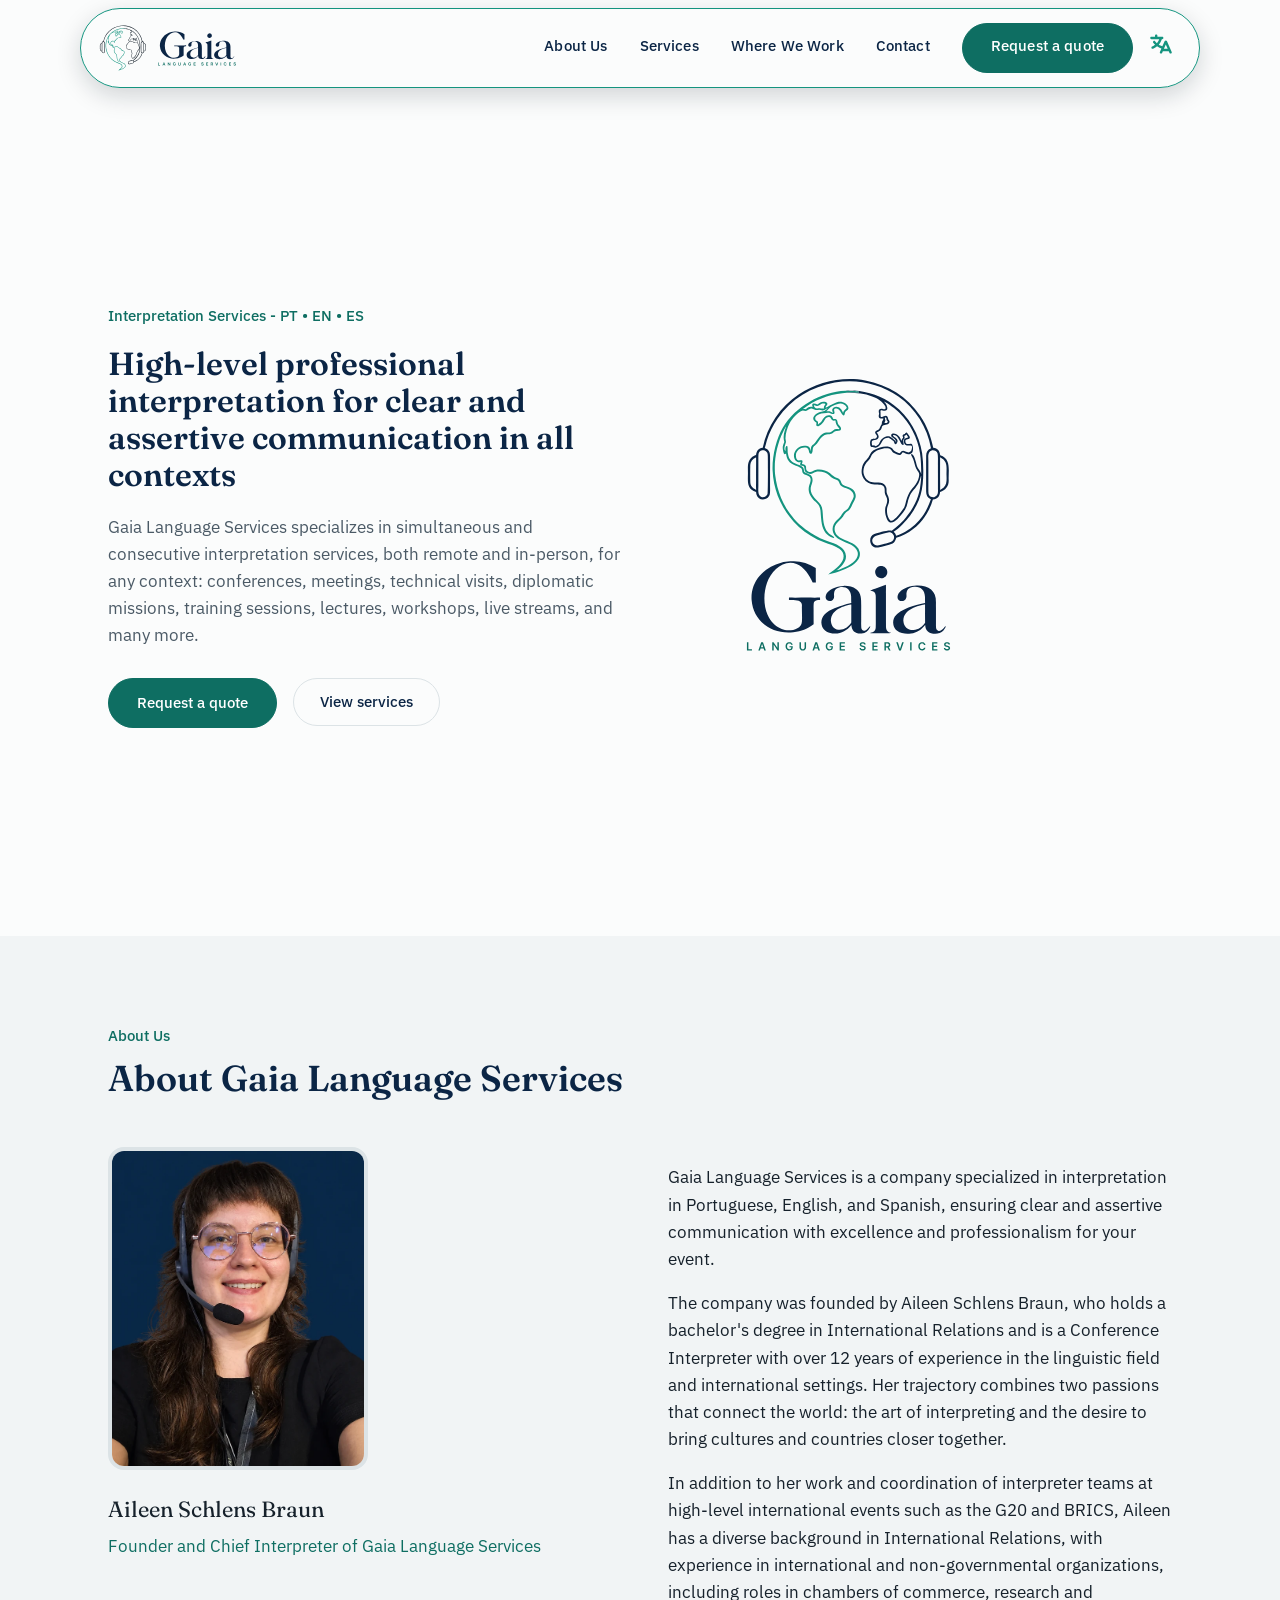
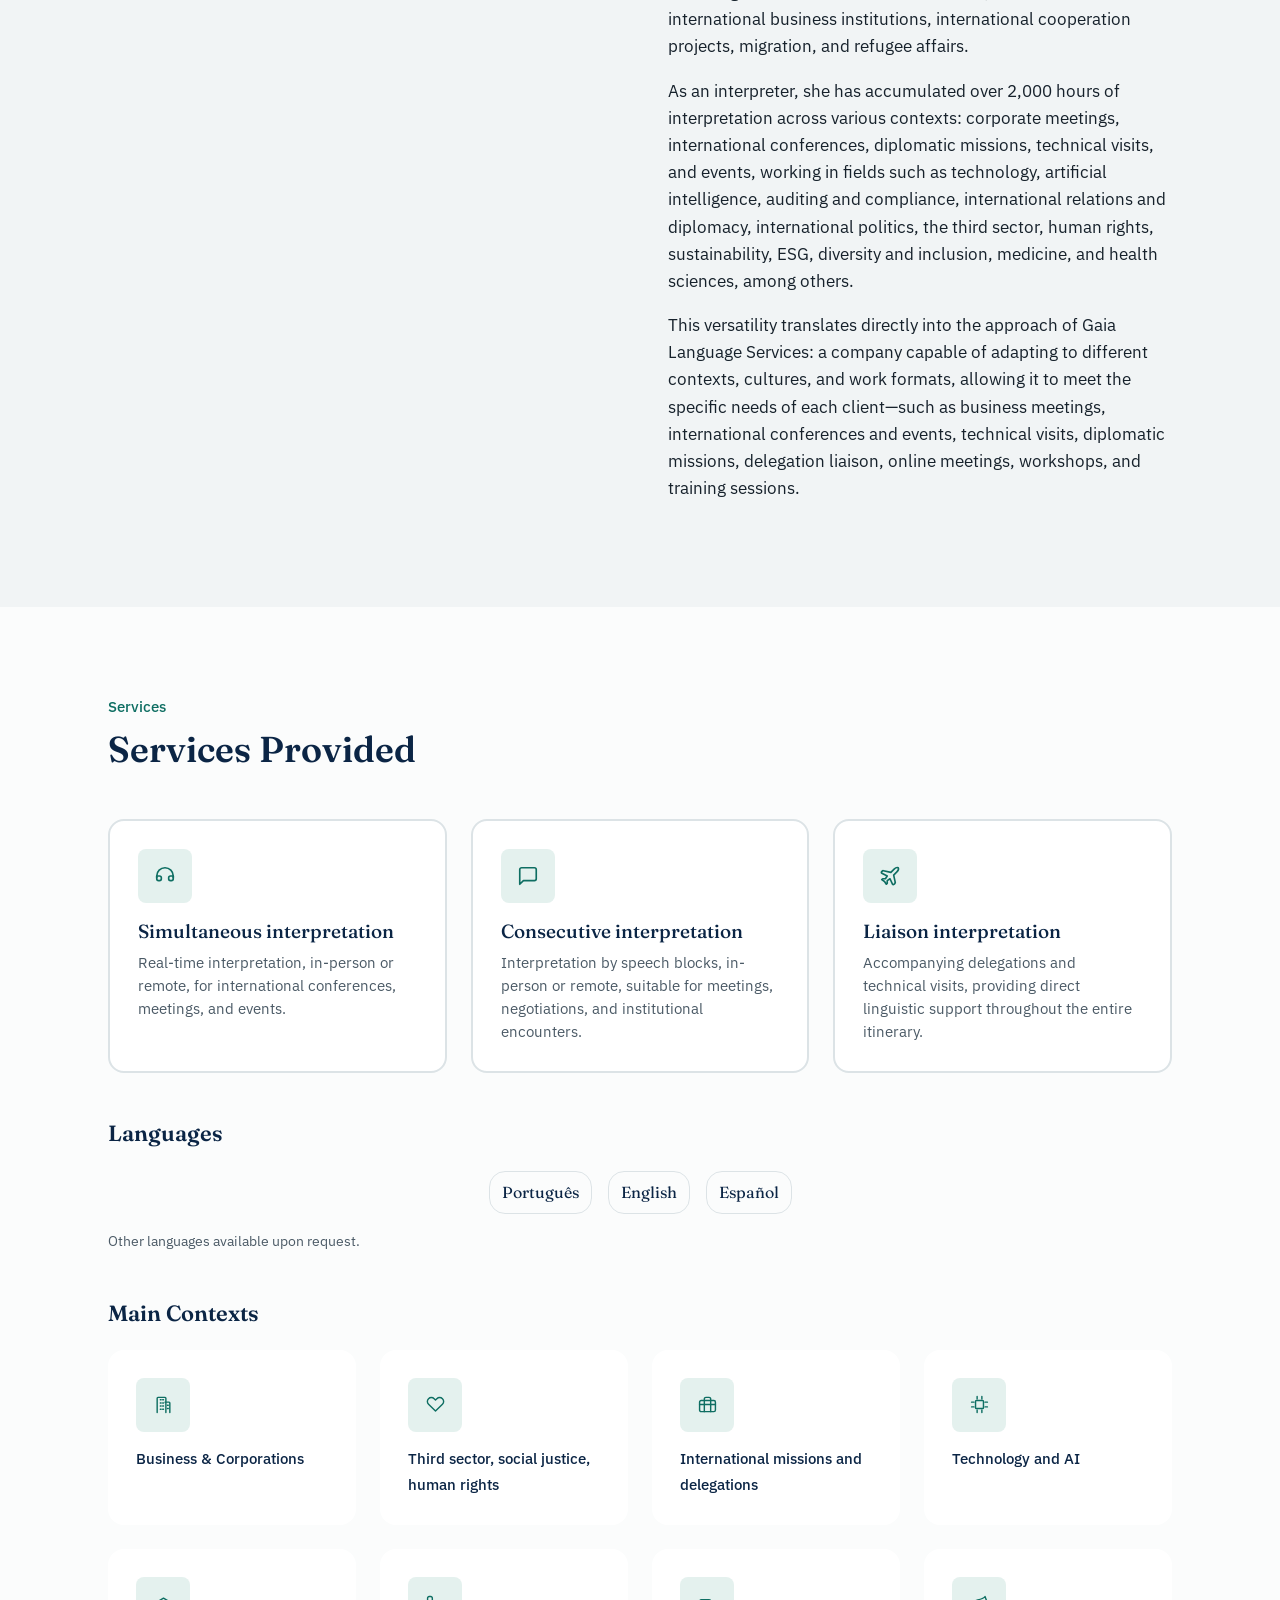
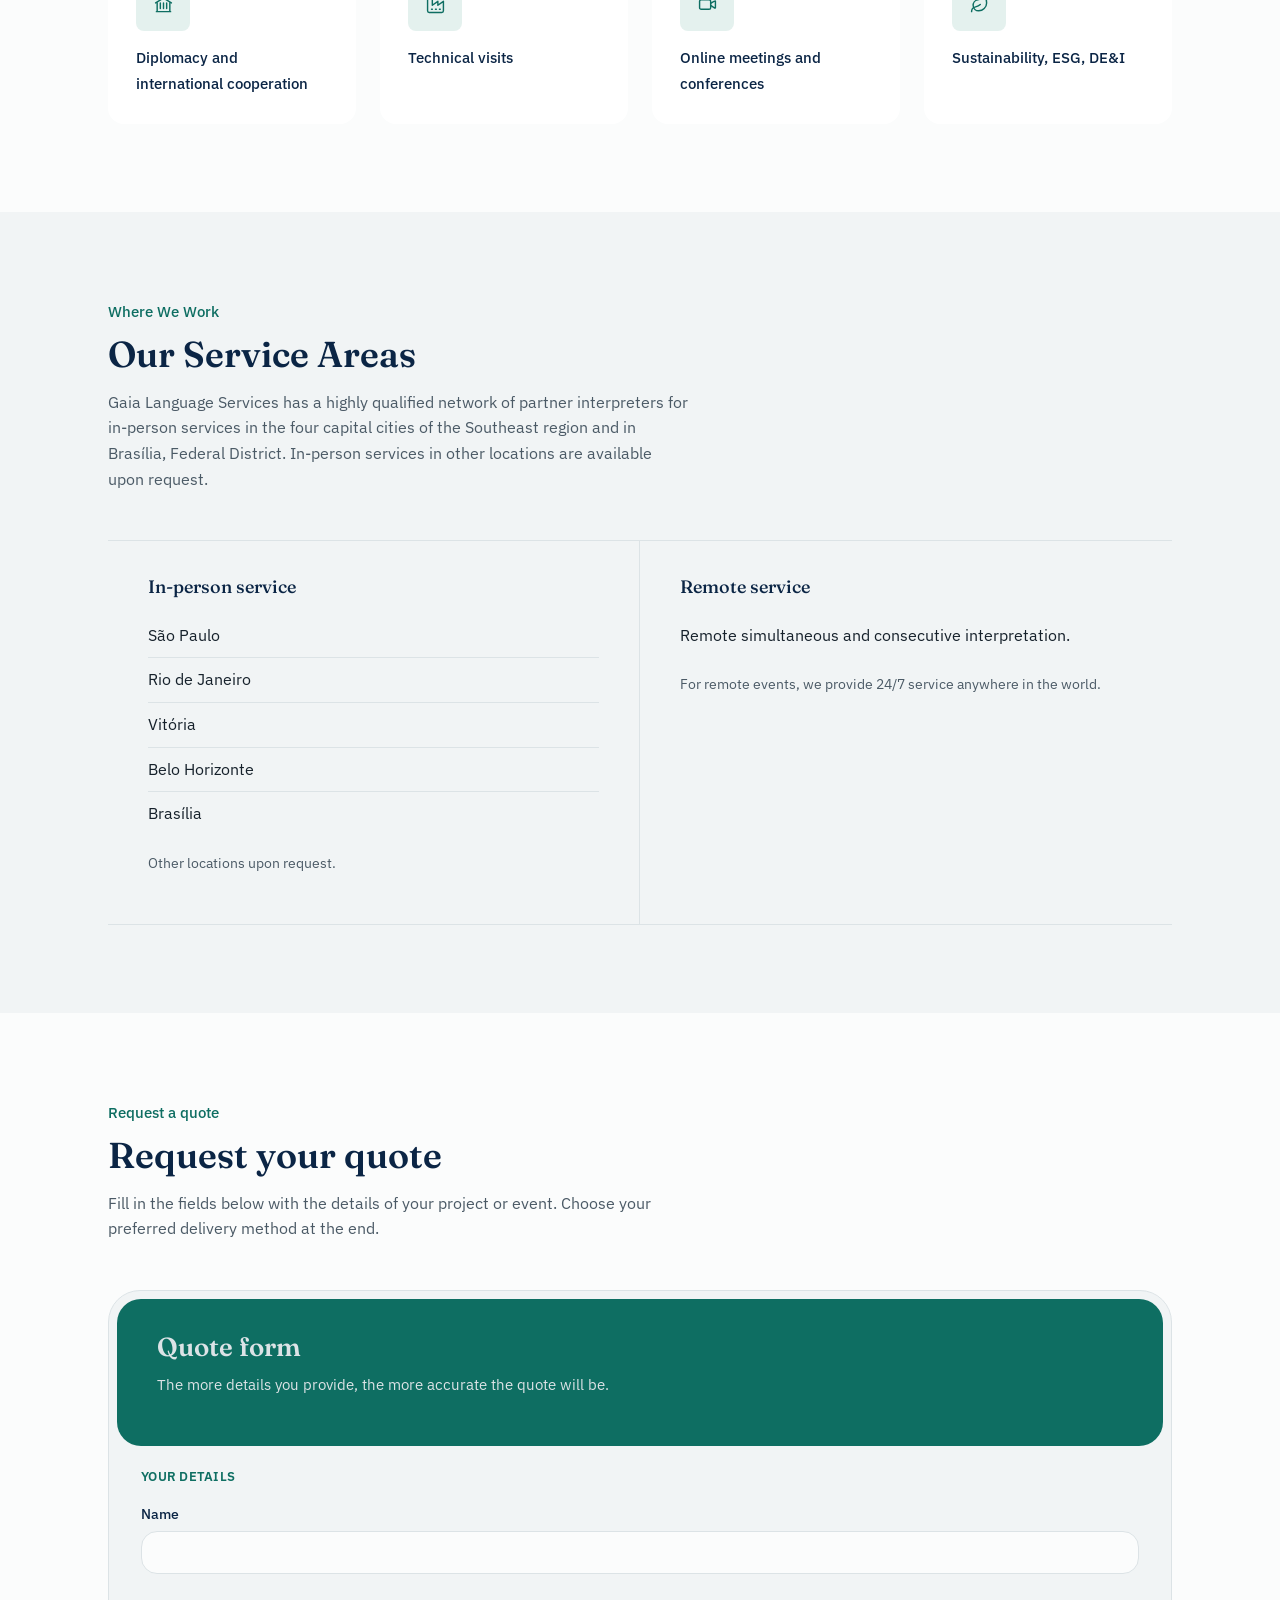
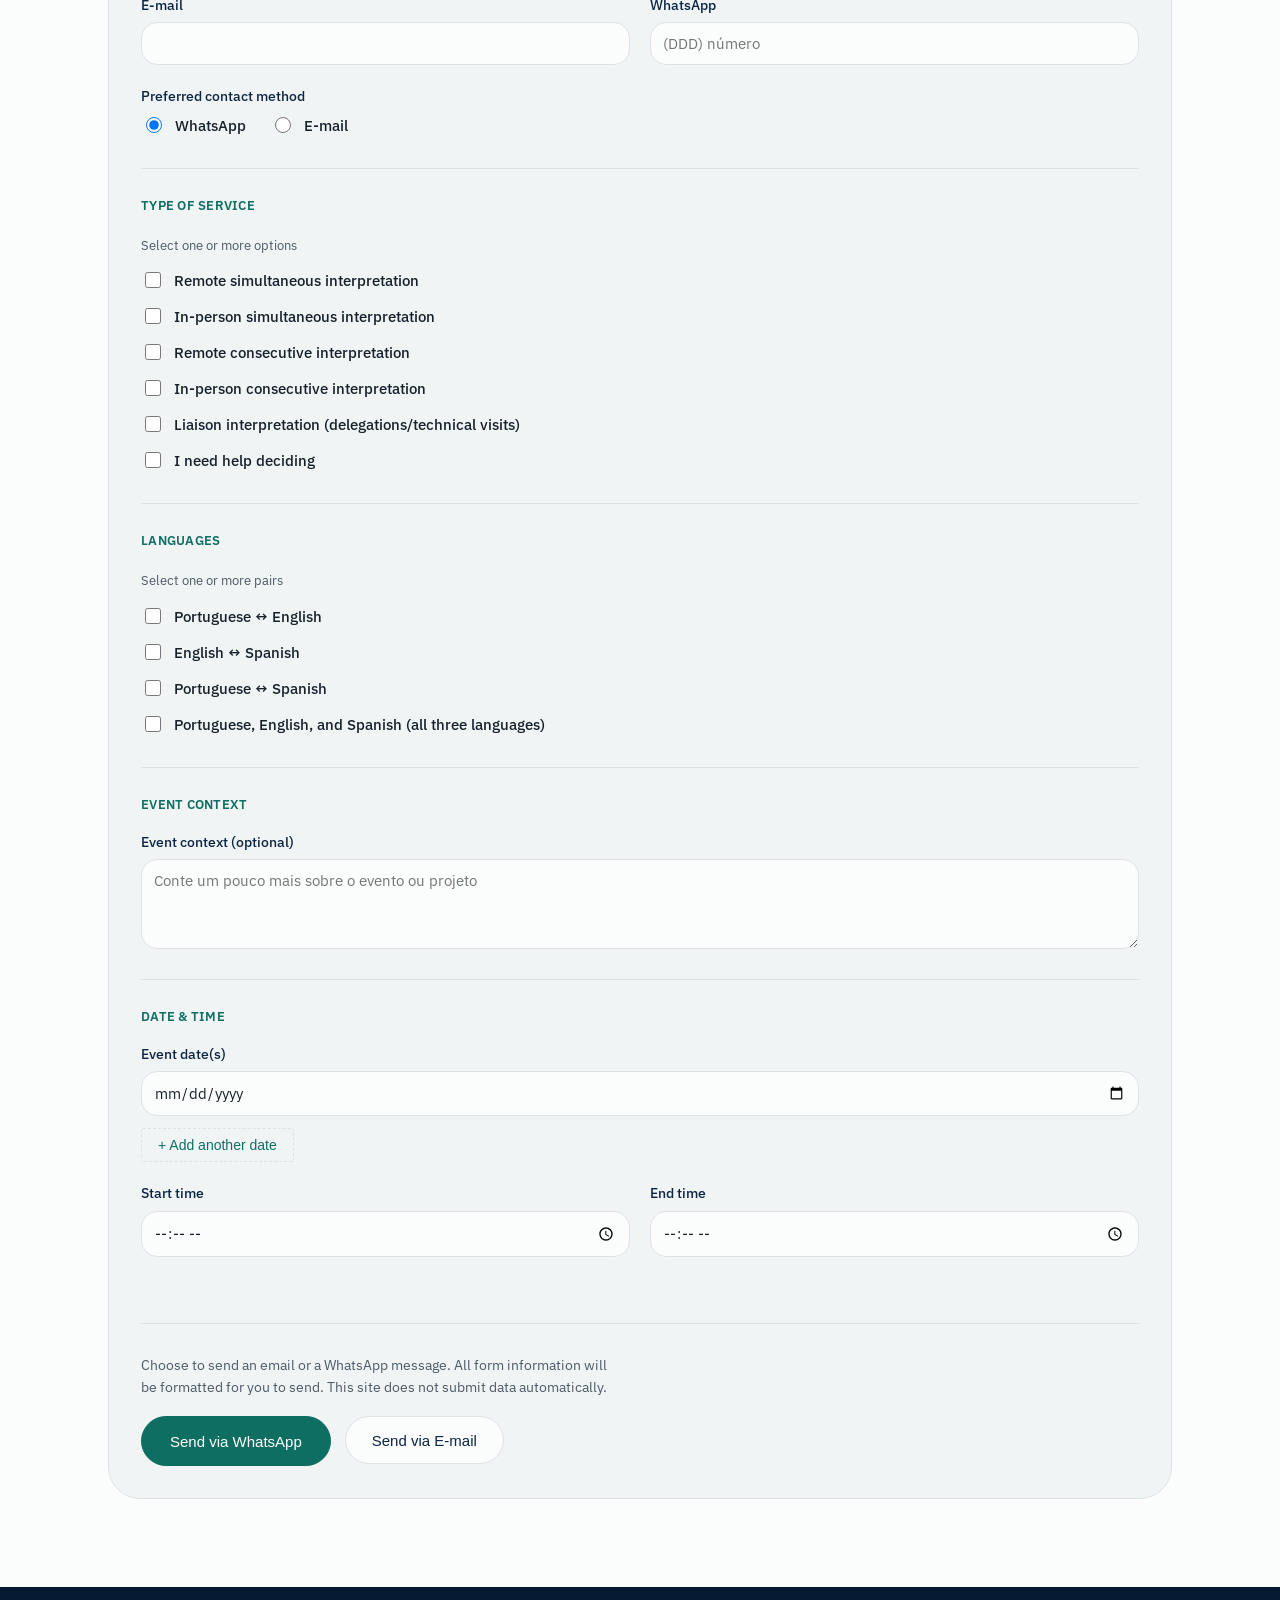
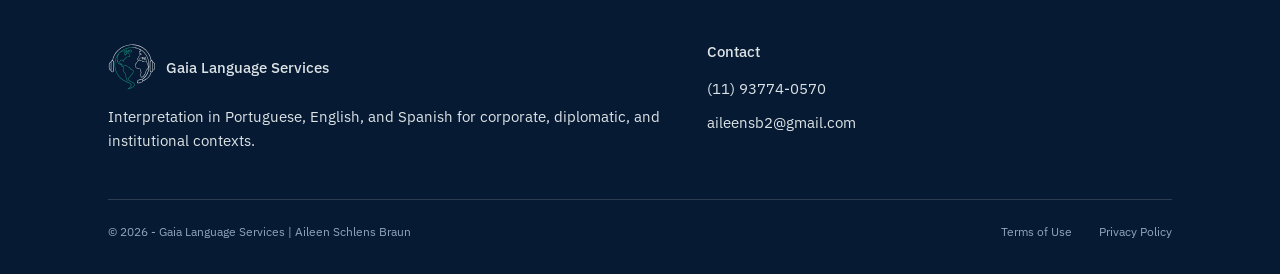
<file: index.html>
<!DOCTYPE html>
<html lang="pt-BR">
<head>
  <meta charset="UTF-8">
  <meta name="viewport" content="width=device-width, initial-scale=1.0">
  <title>Gaia Language Services — Interpretação</title>
  <link rel="preconnect" href="https://fonts.googleapis.com">
  <link rel="preconnect" href="https://fonts.gstatic.com" crossorigin>
  <link href="https://fonts.googleapis.com/css2?family=Fraunces:opsz,wght@9..144,400;9..144,500;9..144,600;9..144,700&family=IBM+Plex+Sans:wght@400;500;600&display=swap" rel="stylesheet">
  <link rel="stylesheet" href="style.css">
</head>
<body>
  <a class="skip-link" href="#main">Pular para o conteúdo</a>

  <header class="site-header">
    <div class="header-inner">
      <a class="brand" href="#top" aria-label="Gaia Language Services — início">
        <svg width="48" height="48" viewBox="0 0 380 380" fill="none" xmlns="http://www.w3.org/2000/svg">
          <path d="M152.901 367.41C159.701 361.823 166.675 357.51 172.953 351.062C181.912 341.86 185.518 329.517 173.333 320.854C165.081 314.989 155.103 312.475 145.698 308.936C128.82 302.561 113.273 293.104 99.8508 281.048C70.7774 254.474 53.5351 217.379 51.9627 178.022C50.9288 153.588 58.3608 121.556 70.7771 100.329C93.0829 62.1952 140.62 35.291 184.331 33.4219C188.237 33.6565 207.192 33.7104 209.026 34.7555C209.187 35.8497 208.765 36.2783 208.709 37.3321C207.874 37.5812 205.399 37.1045 203.732 36.9592C198.555 36.5092 192.88 36.416 187.663 36.6715C187.399 36.8566 187.132 37.0415 186.869 37.2264C184.266 37.5589 181.514 37.6228 178.882 37.909C153.547 40.6655 127.09 50.4519 107.146 66.6557C108.821 66.7354 110.563 66.9088 112.24 67.0485C117.552 63.4236 118.323 62.3555 124.496 62.9862L124.612 62.6136C122.108 54.7436 128.737 56.4533 133.411 58.3878C135.247 57.2968 136.83 55.8152 138.785 54.6823C141.811 52.9289 149.401 52.7104 151.283 56.3405C152.697 59.0669 149.203 60.6879 148.316 63.3539L148.713 63.8982C150.925 63.8051 153.965 61.4897 155.994 60.4816C161.012 57.9812 166.253 55.1326 171.7 53.7352C178.639 51.9551 190.982 57.4532 189.798 65.8922C189.309 69.3952 185.067 69.8927 183.813 72.8086C183.04 74.608 183.56 77.1457 181.705 78.3929C177.63 78.3334 174.844 67.1291 169.764 66.1497C167.953 65.8005 165.991 65.7012 164.396 66.6404C162.674 68.7563 165.353 72.3478 164.52 74.3566C162.983 78.0612 156.841 74.4832 154.978 73.4191C152.93 73.3512 151.429 73.8507 149.699 73.8961C143.056 74.0701 138.064 74.8148 132.439 78.7151C131.317 79.4133 129.408 81.682 129.456 83.1103C129.723 91.0228 136.41 85.4405 134.315 95.2488C135.599 94.1991 140.063 90.7064 140.807 89.4823C144.609 83.2263 148.723 76.1622 157.496 78.4778C160.148 79.1777 161.273 82.5366 162.371 84.97C162.59 84.946 162.809 84.9234 163.027 84.9023C170.773 84.1693 169.041 88.6336 171.129 93.8725C172.206 96.5725 176.484 98.6344 176.51 102.237C176.555 108.48 169.846 105.649 166.146 107.13C162.744 108.444 162.32 110.501 158.779 111.782C154.158 113.377 151.178 111.639 146.616 114.221C139.773 118.092 137.052 123.909 132.443 129.841C130.702 132.081 127.318 133.379 125.888 136.318C124.116 139.963 125.787 144.427 123.14 147.464C122.665 147.957 121.176 148.433 120.58 148.176C117.664 146.919 118.574 141.532 116.316 138.99C115.148 137.388 113.231 136.958 111.26 136.773C103.345 136.028 94.899 141.883 94.4314 150.17C94.2688 153.304 94.6213 156.397 96.6562 158.888C99.2833 162.104 104.125 158.217 106.273 160.982C106.661 162.979 105.912 164.783 105.197 166.617C106.809 167 108.769 167.35 110.196 168.211C115.624 171.488 110.258 176.332 115.726 179.79C122.085 183.811 124.209 179.235 129.925 177.75C138.364 175.558 148.991 177.941 155.872 183.313C158.864 185.68 161.012 188.004 164.292 190.075C167.712 192.234 170.934 192.301 173.898 195.049C177.007 197.931 176.203 202.115 179.595 204.427C184.064 207.472 189.746 208.063 194.506 211.01C198.634 213.563 201.479 216.448 202.689 221.304C203.249 223.533 203.257 225.865 202.718 228.098C201.79 231.903 199.141 235.838 197.377 239.408C195.672 242.858 194.372 246.643 191.975 249.622C189.983 252.093 186.523 253.501 184.361 255.677C181.775 258.102 180.352 262.568 177.923 265.008C171.141 271.823 162.223 278.423 165.383 289.553C169.018 302.356 186.889 304.928 196.915 311.019C203.161 314.813 208.214 318.754 210.221 326.133C211.504 330.513 210.526 336.015 208.015 339.95C199.806 352.794 181.261 359.426 167.309 363.994C163.263 365.318 157.177 366.314 152.901 367.41ZM106.87 69.4828C97.7042 72.2317 87.5086 84.1676 83.1196 92.3645C78.7178 100.904 75.6524 110.366 75.4242 120.029C75.3715 122.259 76.6869 125.498 76.253 127.365C75.2631 131.628 71.5333 138.724 74.8509 142.807L75.2358 142.884C75.8912 140.868 74.4126 136.991 76.6444 134.278C77.7908 133.789 77.1961 133.869 78.5039 134.149C79.8718 135.505 79.086 144.069 79.7563 147.277C80.7674 152.113 80.8784 154.412 83.814 158.672C89.4949 166.917 98.8101 166.608 106.287 172.034C109.877 174.639 108.319 180.27 110.476 181.684C117.167 185.811 124.582 185.291 124.68 195.619C124.716 199.368 123.411 202.517 122.298 205.974C117.072 222.204 132.097 229.94 139.686 241.126C143.132 246.205 143.118 255.721 143.524 261.648C144.076 269.338 144.931 277.439 148.225 284.503C150.163 288.657 151.477 289.99 154.456 293.089C157.076 295.814 163.037 297.985 163.962 299.962C163.766 300.882 163.986 300.455 163.018 301.134C160.054 301.325 154.163 297.616 151.861 295.562C141.406 286.234 140.744 272.256 139.658 259.249C139.204 253.819 139.381 247.995 136.652 243.023C135.177 240.334 132.453 237.543 130.223 235.493C124.185 229.94 118.175 222.499 117.606 213.887C117.475 211.553 117.705 209.213 118.288 206.949C119.653 201.569 123.857 194.387 118.668 189.459C115.988 186.914 110.171 186.609 107.65 183.981C104.635 180.835 107.199 176.792 103.221 174.149C100.146 172.105 96.7567 170.924 93.3009 169.646C82.6049 165.694 77.7196 159.222 76.4607 147.847C75.556 148.492 75.0135 149.041 73.9254 149.125C72.9375 148.66 72.3984 147.609 72.1216 146.579C69.687 137.524 69.6445 134.904 73.2668 126.732C71.1993 119.115 71.9065 112.973 74.2403 105.396C74.9338 103.143 76.176 100.387 76.7455 98.2166C74.9862 100.511 72.9803 104.58 71.6124 107.257C60.0302 129.921 53.7346 161.657 56.6935 186.83C60.0589 215.462 71.1404 243.418 90.128 265.158C94.5735 270.247 97.8469 274.038 103.277 278.38L105.047 280.038C112.7 287.309 128.758 297.141 138.439 301.565C143.009 303.619 147.671 305.464 152.409 307.09C165.643 311.696 184.821 317.207 185.416 334.208C185.793 344.974 176.075 354.264 168.15 360.135C180.045 356.834 198.283 348.991 204.781 337.999C211.469 326.684 202.273 317.816 192.766 312.862C182.021 307.263 166.011 303.953 161.953 290.839C160.374 285.888 160.88 280.509 163.353 275.939C166.314 270.431 170.766 267.692 174.666 263.145C177.183 259.981 178.804 256.526 181.58 253.53C183.43 251.533 187.446 249.663 189.01 247.62C191.442 244.447 192.951 240.035 194.808 236.442C196.27 233.298 198.461 230.188 199.314 226.812C199.68 225.37 199.343 222.822 198.88 221.428C195.655 211.717 184.137 211.898 177.018 206.894C173.711 204.57 173.677 200.106 171.108 197.299C168.795 195.053 164.915 194.742 162.303 193.043C159.896 191.477 157.379 189.515 155.263 187.469C149.42 181.817 137.97 178.681 130.202 181.115C124.748 182.825 122.328 187.044 115.491 183.091C113.378 182.009 111.341 181.079 110.494 178.779C109.705 176.637 110.331 171.366 107.859 170.52C102.561 168.706 100.434 169.385 103.363 162.491C102.018 162.887 100.146 163.499 98.8157 163.764C95.7592 162.586 93.3624 161.118 92.0267 157.787C86.3578 143.652 101.205 129.614 115.102 134.208C120.27 135.916 120.182 139.242 121.452 143.555C121.757 131.007 123.606 135.007 130.241 126.72C135.488 120.166 138.108 113.472 147.093 110.136C150.287 108.751 154.137 110.124 157.286 108.798C162.296 106.687 163.348 102.579 169.309 103.219C170.198 103.314 172.355 103.45 173.18 103.105L173.401 102.697C173.063 101.576 172.118 100.682 171.315 99.789C167.588 95.6432 166.852 93.1477 166.257 87.8332C163.905 88.0017 161.921 88.4499 160.05 86.8037C157.527 84.5851 158.087 81.0838 153.943 81.3437C151.747 81.474 149.701 82.498 148.28 84.177C146.834 85.8987 145.857 88.488 144.495 90.2481C142.167 93.2558 136.545 99.4351 132.415 97.8516C130.817 96.2959 131.506 93.924 131.884 91.9398C129.373 89.8711 126.048 88.0849 125.895 84.4767C125.604 77.5904 134.796 72.946 140.558 71.5898C146.466 70.1994 147.734 70.2003 151.906 65.2342L151.575 65.3941C147.58 67.3535 146.037 69.569 140.936 69.1881C139.399 69.0732 137.715 68.2201 136.836 68.2699C133.803 68.4416 131.975 69.2616 128.902 68.2017C125.729 67.1071 124.589 65.9722 121.143 66.0193L120.653 66.2136C113.526 69.0756 115.139 71.5547 106.87 69.4828ZM142.196 56.5857C138.21 58.0266 137.182 60.3106 133.629 61.21C132.251 61.5589 128.626 58.9819 127.126 59.9848C126.856 62.5427 130.127 66.0595 133.202 65.6127C139.598 64.3351 139.4 66.7043 145.533 65.8567C144.151 59.7571 147.753 60.5408 148.018 57.4102C147.072 56.4524 143.575 56.4413 142.196 56.5857ZM175.073 56.71C167.786 57.5836 157.351 61.715 152.933 67.8211C152.164 68.8831 150.502 70.1561 149.448 70.9547C155.391 70.1013 157.008 70.6623 162.122 74.0502C160.436 70.4971 158.963 67.389 162.454 64.3025C170.646 59.4337 177.804 66.1544 180.065 74.0077C180.409 72.9302 180.826 71.4548 181.414 70.534C182.843 68.2957 188.146 66.1005 186.3 62.8863C184.271 59.3514 179.154 56.3895 175.073 56.71Z" fill="var(--teal-soft)"/>
          <path d="M34.0767 137.37C42.16 97.6749 65.6118 62.7858 99.3173 40.3131C133.572 17.1094 179.942 6.59412 220.528 14.7237C261.813 22.9933 296.782 43.4821 320.243 78.9759C333.444 98.949 338.972 114.326 344.085 137.404C352.505 138.219 355.522 143.256 356.811 150.85C377.228 156.947 371.416 179.667 372.172 195.839C372.699 207.081 366.494 213.971 356.515 217.69C355.622 226.427 352.311 230.207 343.452 231.164C334.086 264.1 310.065 290.871 276.916 300.891C275.908 304.427 273.907 309.844 270.213 311.139C262.033 313.992 252.482 316.772 243.948 318.431C228.289 321.469 224.275 298.623 236.94 294.196C243.787 291.803 262.264 286.383 268.587 288.053C293.679 270.179 315.122 241.293 320.076 210.457C320.89 205.395 322.206 193.423 322.13 188.408L321.848 188.167C319.44 197.446 317.732 202.932 311.149 210.596C308.307 213.802 305.105 217.177 303.195 221.026C300.954 225.535 298.464 231.756 297.573 236.689C295.736 246.839 291.374 252.704 284.764 260.323C281.331 264.284 278.181 268.652 273.342 271.298C268.809 274.066 263.764 274.04 260.967 268.775C257.416 262.096 255.403 252.473 257.234 244.94C259.666 238.173 262.223 232.784 258.544 225.735C257.788 224.288 256.018 220.222 255.966 218.806C255.717 211.935 256.847 206.958 248.48 204.613C244.924 203.616 240.942 204.003 237.245 203.792C228.725 203.701 221.624 199.97 217.182 192.617C213.447 186.099 213.134 180.19 214.68 173.028C216.637 163.949 221.442 161.167 226.37 154.569C230.577 148.932 229.546 145.294 237.438 141.015C245.87 136.443 255.093 133.411 264.825 135.616C269.841 136.849 270.139 139.591 273.06 142.799C274.921 144.842 280.742 146.771 283.475 147.338C289.455 138.311 291.116 144.992 299.48 145.87C301.721 144.901 303.763 143.899 304.534 141.305C308.999 126.225 296.551 138.052 291.951 130.193C290.782 128.191 290.135 125.788 290.624 123.567C291.693 119.33 296.243 119.893 298.557 117.95C298.399 117.186 296.536 115.34 295.686 113.49L295.259 113.29C293.914 114.917 294.025 114.964 291.933 115.523L291.482 116.078C291.781 118.041 292.757 119.145 291.427 120.868C290.451 122.132 289.083 122.819 289.2 124.615C289.358 127.073 291.11 129.884 289.786 132.097C284.492 134.992 281.887 111.678 271.077 114.335L270.775 114.823C272.105 118.289 282.037 120.652 278.457 127.658C277.683 129.169 277.487 129.973 275.923 130.874C272.633 131.131 273.509 127.147 272.483 126.028C270.93 124.33 264.028 118.992 261.91 119.218C246.834 120.824 253.692 133.295 239.428 137.266C233.258 134.734 228.679 138.563 229.297 127.388C229.405 125.435 229.944 123.04 231.702 121.811C236.726 118.697 239.744 123.192 241.962 116.07C240.895 113.623 237.913 111.088 238.437 108.625C238.912 106.379 243.462 105.479 244.982 104.086C247.798 101.123 247.762 97.4071 250.598 94.1469L250.563 93.7233C250.074 87.7611 254.035 87.0064 253.264 84.2033C251.524 83.4053 246.746 85.3506 245.263 81.6161C244.443 79.5466 245.158 77.2957 245.756 75.2751C243.831 68.84 245.176 65.0097 252.705 66.5962C253.9 66.8481 256.405 67.6878 257.187 66.3094C257.788 65.177 257.36 62.8435 256.801 61.7124C251.902 52.4798 242.395 47.0786 233.135 43.7771C217.288 38.1284 203.304 36.9504 186.869 37.2228C187.133 37.038 187.399 36.8531 187.663 36.6679C192.881 36.4125 198.555 36.5056 203.732 36.9556C205.399 37.101 207.875 37.5776 208.71 37.3286C208.765 36.2748 209.187 35.8462 209.026 34.7519C207.192 33.7069 188.237 33.653 184.332 33.4183C188.633 32.7908 195.497 33.0035 199.853 33.2379C225.936 34.7563 251.02 43.8017 272.07 59.2799C300.06 80.1325 318.866 112.787 323.867 147.255C325.396 158.566 326.108 169.971 325.994 181.384C325.944 212.587 321.013 235.291 301.897 260.868C295.888 268.904 280.59 285.603 272.006 289.975C274.78 292.641 275.597 293.566 276.541 297.305C282.655 294.598 287.187 293.074 293.17 289.726C313.642 278.265 328.279 260.815 336.658 238.918C337.508 236.694 338.908 232.641 339.875 230.646C333.479 227.999 331.168 223.215 331.162 216.548C331.136 195 331.065 173.437 331.194 151.89C331.241 145.027 333.711 140.907 339.992 137.937C333.324 100.694 311.89 65.8028 280.71 44.1366C247.074 20.5289 205.417 11.2995 164.958 18.4904C122.704 26.1767 85.771 48.2355 61.2129 83.8567C52.5885 96.1468 45.9545 109.719 41.5553 124.074C40.2293 128.265 39.0841 134.222 37.7818 137.832C41.6842 139.446 44.5813 141.169 46.2987 145.353C46.8302 146.648 47.3013 149.892 47.3317 151.341C47.5681 162.553 47.4056 173.903 47.3912 185.113L47.3862 206.796C47.3871 210.738 47.8497 220.072 46.3447 223.363C44.8195 226.709 41.9988 229.289 38.5315 230.512C31.9081 232.878 24.8578 229.342 22.7959 222.645C22.2603 220.906 22.118 219.55 21.9961 217.765C5.07275 212.111 6.96708 199.232 7.15312 184.334C7.2331 177.924 6.35829 168.829 8.47177 162.879C10.2615 157.979 13.9014 153.976 18.6094 151.728C19.7534 151.193 20.6268 150.852 21.8657 150.556C23.0473 142.627 25.865 138.862 34.0767 137.37ZM241.147 109.399C245.911 114.936 247.2 120.952 238.3 123.14C235.247 123.89 232.657 123 232.323 127.271C232.15 129.316 232.42 130.525 232.953 132.461C234.028 133.627 234.743 133.071 236.261 132.679L239.688 134.26C246.371 131.149 245.079 129.626 248.483 123.874C251.146 119.377 259.768 114.77 264.936 116.741C267.711 117.71 272.132 121.761 274.393 123.897C274.997 124.466 276.145 126.356 277.018 127.286C275.577 121.805 273.784 121.581 269.463 118.301C266.776 116.261 266.674 111.625 270.696 111.16C278.621 110.362 284.489 117.848 286.027 124.757C286.979 121.895 287.167 121.281 289.326 119.031C288.013 114.883 287.568 113.331 292.408 112.313C293.149 111.177 294.989 108.478 296.392 109.819C297.547 111.098 301.505 116.577 301.566 117.906C301.836 123.66 293.108 120.125 293.375 125.189C293.961 134.043 301.932 128.069 304.88 130.189C307.642 132.175 308.433 143.427 305.513 146.096C299.184 151.883 293.993 147.395 288.468 145.422C287.41 147.138 286.095 149.68 283.973 150.153C281.061 150.803 275.178 148.192 272.685 146.675C270.333 145.244 269.079 143.078 267.503 141.078C264.447 137.201 256.461 137.949 252.049 138.851C245.313 140.23 237.432 143.044 233.225 148.903C231.605 151.158 230.269 155.212 228.884 156.964C227.096 159.22 224.709 161.67 222.81 163.993C218.609 169.133 216.101 177.241 217.502 183.803C218.512 188.542 221.398 194.028 225.555 196.77C228.101 198.374 230.844 199.743 233.929 200.13C242.788 201.242 255.617 198.567 258.804 210.081C259.511 212.637 258.901 216.826 259.499 218.962C261.008 224.053 263.636 226.91 263.829 232.499C264.011 237.765 262.25 239.964 260.709 245.014C258.681 251.658 260.668 264.393 265.883 269.373C266.507 269.971 268.285 270.003 269.07 269.71C276.816 266.804 286.303 252.996 290.92 246.376C292.455 244.174 294.4 235.38 294.983 233.134C295.888 229.661 297.078 226.269 298.546 222.993C304.168 210.503 314.917 204.964 317.92 190.832C319.938 181.339 316.842 182.827 313.036 175.069C310.607 170.121 309.585 163.069 307.534 157.859C306.333 154.3 303.681 151.899 303.863 149.339C304.405 148.462 304.033 148.74 304.979 148.437C310.516 149.531 313.232 167.943 315.438 172.562C317.307 176.472 320.387 179.044 321.594 183.112C321.717 183.632 322.109 184.74 322.273 185.27C322.092 172.898 321.898 159.335 320.038 147.055C315.86 119.475 301.915 92.5183 282.037 72.9896C277.024 68.066 260.624 55.0192 254.51 53.0431L254.808 53.492C255.664 54.7476 257.126 55.9008 257.882 57.2024C260.964 62.4981 263.395 71.3206 253.716 69.8552C252.043 69.6017 250.329 68.4542 248.867 69.1462C248.554 69.5426 247.968 70.3558 248.058 70.8477C248.571 73.5562 247.994 78.2097 248.589 80.6941C253.27 83.5711 260.114 72.4878 262.303 85.2278C262.578 86.8216 266.791 89.2016 263.22 92.9868C258.667 97.5498 251.817 92.8722 250.3 101.154C249.555 105.208 244.906 107.701 241.147 109.399ZM345.819 227.055C354.169 224.038 352.554 217.122 352.593 209.703L352.625 191.743L352.552 165.127C352.537 160.35 353.026 151.748 351.804 147.161C350.791 143.351 346.308 141.18 342.207 141.627C333.262 143.946 335.22 154.465 335.228 161.878L335.217 182.087L335.234 206.001C335.243 210.717 335.041 216.011 335.592 220.643C336.157 225.412 341.539 227.612 345.819 227.055ZM256.259 82.0128C255.599 84.0266 257.07 85.6386 257.064 87.501C257.058 88.7396 255.491 90.4084 255.637 91.9775L255.907 92.3739C257.067 92.3138 258.227 92.2699 259.39 92.2427C260.477 91.5744 260.829 91.4856 261.394 90.4104C261.438 89.315 261.21 88.8243 260.366 88.0075C257.896 85.6213 260.583 81.8505 256.259 82.0128ZM17.0054 210.764C18.772 211.9 20.2582 212.827 22.0954 213.837C21.5985 208.778 22.0154 200.418 21.9422 195.11C21.7597 181.853 22.1619 168.252 21.9554 155.022L21.5347 154.738C15.685 157.535 11.5163 161.886 11.4234 168.758C11.281 179.264 11.1958 189.928 11.5107 200.429C11.6326 204.502 13.9315 208.184 17.0054 210.764ZM356.492 154.605L356.51 192.448C356.536 198.294 356.923 208.554 356.512 213.868C358.774 212.598 361.235 211.351 363.142 209.611C369.084 203.158 368.469 195.635 368.19 187.31C367.701 172.823 371.621 162.44 356.492 154.605ZM263.794 291.012C257.384 292.497 251.003 294.044 244.625 295.664C240.564 296.695 237.444 297.533 234.714 301.049C231.553 305.118 233.41 311.338 237.728 313.717C239.155 314.49 240.555 314.686 242.181 314.933C246.257 314.525 251.539 312.75 255.734 311.651C262.399 309.905 273.306 308.455 272.911 299.276C272.729 295.078 268.247 290.681 263.794 291.012ZM33.0656 141.58C28.783 142.648 26.4943 145.372 26.2652 149.818C26.0391 154.214 26.1381 158.602 26.1387 163.002L26.1375 185.15L26.1384 206.888C26.1378 212.945 24.5203 223.199 30.6891 226.197C32.872 227.258 34.7745 227.324 37.1001 226.949C39.5596 225.702 41.7363 223.973 42.7011 221.293C43.6887 218.549 43.5973 159.004 43.2533 152.218C43.1637 150.452 43.0591 147.949 42.2308 146.375C41.0654 144.161 38.8485 142.475 36.4561 141.796C35.3033 141.47 34.2477 141.463 33.0656 141.58Z" fill="var(--ink)"/>
        </svg>
        <svg width="80" height="35" viewBox="0 0 640 280" fill="none" xmlns="http://www.w3.org/2000/svg">
          <path fill-rule="evenodd" clip-rule="evenodd" d="M528.09 78.047C562.386 76.5544 589.702 92.1302 587.788 129.68C587.528 134.81 587.809 141.63 587.809 146.912L587.815 191.456C587.822 195.664 587.365 208.166 589.337 211.306C596.737 222.718 609.147 213.529 614.339 205.087C614.882 204.207 616.714 202.431 617.839 202.767C618.221 206.064 612.302 213.816 610.032 216.297C599.013 228.346 573.849 228.516 562.276 217.303C557.245 212.428 555.03 205.273 554.976 198.251C554.668 198.671 554.353 199.089 554.039 199.505C543.792 213.026 528.51 222.645 511.622 224.679C496.898 226.452 481.165 225.442 468.99 216.2C463.101 211.261 459.29 205.84 457.561 198.241C455.629 189.608 457.181 180.561 461.877 173.065C477.066 148.936 527.728 137.324 554.501 131.306C554.217 125.19 554.474 118.421 554.186 112.245C553.257 92.2922 541.362 80.5998 521.155 82.05C505.145 83.1994 496.3 91.4151 497.578 108.234C498.812 116.869 493.589 125.867 484.132 125.821C467.281 125.741 466.881 108.06 476.243 98.4289C489.874 84.4086 509.582 79.0505 528.09 78.047ZM554.357 135.861C553.879 135.726 553.749 135.627 553.284 135.785C525.059 140.58 483.178 154.374 488.722 191.018C489.655 197.197 492.55 202.492 496.99 206.849C503.361 212.426 510.884 214.279 519.224 213.726C534.088 212.739 546.39 203.322 554.559 191.411C554.022 176.047 554.709 160.394 554.398 145.001C554.371 143.615 554.634 136.722 554.357 135.861Z" fill="var(--navy)"/>
          <path fill-rule="evenodd" clip-rule="evenodd" d="M304.577 79.3683C318.367 78.8254 332.616 81.0969 343.779 89.7277C359.676 102.02 358.894 120.535 358.914 138.598L358.887 183.034C358.876 190.547 358.532 198.521 359.13 205.945C359.636 212.205 362.318 215.366 368.259 216.034C376.605 216.974 382.509 203.163 386.398 202.575L386.723 203.123C386.593 204.596 385.8 205.75 385.171 207.031C380.013 217.623 372.132 223.688 360.21 224.544C341.08 225.918 330.251 217.823 328.737 198.681C313.435 217.357 295.25 227.171 270.663 224.314C261.675 223.269 255.346 220.883 248.195 215.331C242.66 210.758 239.274 204.757 237.752 197.779C235.79 188.931 237.476 179.666 242.43 172.077C253.71 154.547 281.96 144.802 301.281 139.073C309.746 136.564 320.021 133.632 328.658 131.754C327.978 126.209 328.358 117.037 327.992 110.347C326.656 85.7892 302.69 75.8961 282.826 88.2882C276.237 92.3998 275.183 101.996 275.803 109.399C276.731 117.165 272.617 125.403 264.007 125.731C247.106 126.374 246.885 108.4 255.936 98.8791C268.892 85.2527 286.526 80.4869 304.27 79.4093C304.373 79.3957 304.475 79.382 304.577 79.3683ZM328.48 136.257C327.835 135.956 328.149 135.972 327.527 136.097C299.942 141.331 261.308 155.774 266.857 191.633C267.718 197.195 270.871 202.806 274.908 206.727C293.037 221.39 318.172 209.239 328.532 191.212L328.484 154.89C328.495 150.091 328.87 140.733 328.48 136.257Z" fill="var(--navy)"/>
          <path d="M434.398 76.258C435.034 77.0816 434.683 98.3205 434.676 101.237L434.686 168.469C434.699 180.58 434.659 192.679 434.812 204.875C434.891 211.028 437.222 217.737 443.531 220.401C445.278 221.139 449.062 221.338 450.597 222.752L450.518 223.266C446.382 223.972 433.903 223.765 429.224 223.773C415.237 223.853 401.247 223.792 387.258 223.591L386.984 223.214C386.96 222.789 386.828 222.345 387.374 222.217C397.19 219.924 402.636 217.127 403.34 205.927C403.743 199.475 403.613 192.007 403.613 184.963L403.582 122.702C403.555 112.431 405.554 97.1632 391.685 95.2013C390.311 95.0068 388.205 95.1705 387.173 94.4572L387.326 93.756C389.155 92.3065 398.749 89.2333 401.395 88.1857C412.011 83.9816 423.878 80.4251 434.398 76.258Z" fill="var(--navy)"/>
          <path d="M141.252 4.18766C143.016 3.92373 150.701 4.00509 152.673 4.03825C176.584 4.38258 199.873 11.7201 219.665 25.1457C220.079 29.6187 219.791 35.3132 219.811 39.841C219.852 49.5677 219.705 59.2233 220.101 68.9513C216.884 68.9941 213.541 69.1051 210.346 68.8224C200.638 47.2614 183.665 20.9424 160.94 12.5295C120.387 -2.48483 83.2696 34.2087 70.539 69.8722C59.6108 100.486 59.3641 137.645 72.1865 167.7C81.8306 188.929 93.9814 201.627 115.467 211.057C134.874 219.575 175.116 214.991 177.333 188.543C178.586 173.604 176.642 153.943 177.432 138.461C177.767 131.885 173.581 126.805 167.317 124.573C159.721 122.413 145.606 121.684 137.726 122.596L137.641 115.105C155.907 115.422 174.888 115.119 193.21 115.126C205.552 115.131 220.657 115.521 232.73 114.983C232.91 117.382 232.919 119.947 232.966 122.365C232.695 122.363 232.423 122.365 232.152 122.368C225.078 122.456 214.853 123.3 213.605 132.543C212.676 139.431 213.143 147.573 213.143 154.636C213.099 168.616 213.126 182.597 213.223 196.577C191.223 211.776 177.815 217.584 150.961 220.653C87.4989 227.904 28.7718 190.117 23.3017 122.755C21.2254 95.9477 29.928 69.4199 47.4795 49.0549C64.1933 29.4682 88.7354 14.8431 113.603 8.47282C123.461 5.94779 131.205 4.99722 141.252 4.18766Z" fill="var(--navy)"/>
          <path d="M417.548 19.0802C427.631 17.5764 437.04 24.4943 438.616 34.5705C440.188 44.6466 433.338 54.1054 423.279 55.7511C413.114 57.4135 403.544 50.4789 401.951 40.3019C400.362 30.125 407.362 20.5995 417.548 19.0802Z" fill="var(--navy)"/>
          <path d="M363.505 250.938C365.26 250.938 366.797 251.244 368.117 251.855C369.445 252.459 370.488 253.3 371.244 254.379C372.001 255.449 372.391 256.681 372.415 258.073H368.105C367.993 257.019 367.518 256.198 366.681 255.61C365.852 255.023 364.772 254.729 363.444 254.729C362.511 254.729 361.71 254.87 361.042 255.151C360.374 255.433 359.863 255.815 359.509 256.298C359.155 256.781 358.973 257.332 358.965 257.952C358.965 258.467 359.082 258.915 359.315 259.293C359.557 259.671 359.883 259.993 360.293 260.259C360.703 260.516 361.158 260.733 361.657 260.91C362.156 261.087 362.66 261.237 363.167 261.357L365.485 261.937C366.419 262.154 367.317 262.448 368.178 262.818C369.047 263.189 369.824 263.655 370.508 264.219C371.2 264.782 371.747 265.462 372.149 266.259C372.552 267.056 372.754 267.99 372.754 269.061C372.754 270.509 372.383 271.785 371.643 272.888C370.902 273.982 369.831 274.84 368.431 275.46C367.038 276.072 365.352 276.377 363.372 276.377C361.448 276.377 359.778 276.079 358.361 275.483C356.953 274.888 355.851 274.019 355.054 272.876C354.265 271.733 353.838 270.34 353.773 268.698H358.181C358.245 269.559 358.511 270.276 358.978 270.848C359.444 271.419 360.052 271.845 360.801 272.127C361.557 272.409 362.402 272.55 363.336 272.55C364.31 272.55 365.163 272.405 365.896 272.115C366.636 271.817 367.215 271.407 367.634 270.884C368.052 270.353 368.266 269.733 368.274 269.024C368.266 268.381 368.077 267.849 367.707 267.431C367.337 267.004 366.817 266.65 366.149 266.368C365.489 266.078 364.716 265.82 363.831 265.595L361.018 264.871C358.981 264.348 357.372 263.555 356.188 262.492C355.013 261.422 354.426 260.001 354.426 258.23C354.426 256.774 354.82 255.497 355.608 254.402C356.405 253.308 357.488 252.459 358.856 251.855C360.225 251.244 361.774 250.938 363.505 250.938Z" fill="var(--teal)"/>
          <path d="M621.813 250.938C623.568 250.938 625.106 251.244 626.426 251.855C627.754 252.459 628.796 253.3 629.553 254.379C630.309 255.449 630.699 256.681 630.724 258.073H626.414C626.301 257.019 625.826 256.198 624.989 255.61C624.16 255.023 623.081 254.729 621.753 254.729C620.819 254.729 620.019 254.87 619.351 255.151C618.683 255.433 618.172 255.815 617.817 256.298C617.463 256.781 617.282 257.332 617.273 257.952C617.273 258.467 617.391 258.915 617.624 259.293C617.865 259.671 618.191 259.993 618.602 260.259C619.012 260.516 619.467 260.733 619.966 260.91C620.465 261.087 620.969 261.237 621.476 261.357L623.794 261.937C624.728 262.154 625.625 262.448 626.486 262.818C627.356 263.189 628.132 263.655 628.816 264.219C629.508 264.782 630.056 265.462 630.458 266.259C630.86 267.056 631.062 267.99 631.062 269.061C631.062 270.509 630.692 271.785 629.951 272.888C629.211 273.982 628.14 274.84 626.739 275.46C625.347 276.072 623.661 276.377 621.681 276.377C619.757 276.377 618.087 276.079 616.67 275.483C615.262 274.888 614.159 274.019 613.362 272.876C612.573 271.733 612.146 270.34 612.082 268.698H616.489C616.554 269.559 616.819 270.276 617.286 270.848C617.753 271.419 618.361 271.845 619.109 272.127C619.866 272.409 620.711 272.55 621.645 272.55C622.618 272.55 623.472 272.405 624.204 272.115C624.944 271.817 625.524 271.407 625.942 270.884C626.361 270.353 626.575 269.733 626.583 269.024C626.575 268.381 626.386 267.849 626.016 267.431C625.645 267.004 625.126 266.65 624.458 266.368C623.798 266.078 623.025 265.82 622.14 265.595L619.326 264.871C617.29 264.348 615.68 263.555 614.497 262.492C613.322 261.422 612.734 260.001 612.734 258.23C612.734 256.774 613.128 255.497 613.917 254.402C614.714 253.308 615.797 252.459 617.165 251.855C618.533 251.244 620.083 250.938 621.813 250.938Z" fill="var(--teal)"/>
          <path d="M174.421 267.054C174.421 268.084 174.646 269.002 175.097 269.807C175.555 270.611 176.199 271.243 177.028 271.702C177.857 272.153 178.84 272.379 179.975 272.379C181.11 272.379 182.092 272.153 182.921 271.702C183.758 271.243 184.402 270.612 184.853 269.807C185.303 269.002 185.528 268.084 185.528 267.054V251.273H190.008V267.429C190.008 269.199 189.59 270.757 188.753 272.101C187.924 273.445 186.756 274.495 185.251 275.252C183.746 276.001 181.987 276.375 179.975 276.375C177.954 276.375 176.192 276.001 174.687 275.252C173.181 274.495 172.014 273.445 171.185 272.101C170.356 270.757 169.941 269.199 169.941 267.429V251.273H174.421V267.054Z" fill="var(--teal)"/>
          <path d="M138.649 250.938C140.018 250.938 141.293 251.139 142.477 251.541C143.66 251.935 144.71 252.499 145.628 253.231C146.554 253.964 147.315 254.834 147.91 255.84C148.506 256.846 148.896 257.957 149.081 259.172H144.518C144.316 258.52 144.039 257.936 143.685 257.421C143.338 256.898 142.92 256.451 142.429 256.081C141.946 255.711 141.39 255.433 140.763 255.248C140.135 255.055 139.45 254.958 138.71 254.958C137.382 254.958 136.198 255.292 135.16 255.96C134.122 256.628 133.305 257.61 132.709 258.906C132.121 260.194 131.828 261.764 131.828 263.615C131.828 265.483 132.121 267.064 132.709 268.36C133.297 269.656 134.114 270.642 135.16 271.318C136.207 271.986 137.422 272.32 138.807 272.32C140.062 272.32 141.149 272.079 142.066 271.596C142.992 271.113 143.704 270.428 144.203 269.543C144.68 268.689 144.927 267.695 144.948 266.562H139.253V263.06H149.286V266.03C149.286 268.147 148.836 269.978 147.935 271.523C147.033 273.069 145.793 274.261 144.216 275.098C142.638 275.927 140.827 276.341 138.782 276.341C136.504 276.341 134.504 275.83 132.781 274.808C131.067 273.777 129.727 272.316 128.761 270.425C127.803 268.525 127.324 266.271 127.324 263.663C127.324 261.667 127.606 259.884 128.169 258.314C128.74 256.745 129.537 255.413 130.56 254.318C131.582 253.216 132.782 252.378 134.158 251.807C135.535 251.227 137.032 250.938 138.649 250.938Z" fill="var(--teal)"/>
          <path d="M261.653 250.938C263.022 250.938 264.297 251.139 265.48 251.541C266.664 251.935 267.714 252.499 268.632 253.231C269.557 253.964 270.318 254.834 270.914 255.84C271.51 256.846 271.9 257.957 272.085 259.172H267.521C267.32 258.52 267.043 257.936 266.688 257.421C266.342 256.898 265.924 256.451 265.433 256.081C264.95 255.711 264.394 255.433 263.767 255.248C263.139 255.055 262.454 254.958 261.714 254.958C260.386 254.958 259.202 255.292 258.164 255.96C257.126 256.628 256.309 257.61 255.713 258.906C255.125 260.194 254.832 261.764 254.832 263.615C254.832 265.483 255.125 267.064 255.713 268.36C256.3 269.656 257.118 270.642 258.164 271.318C259.21 271.986 260.426 272.32 261.811 272.32C263.066 272.32 264.153 272.079 265.07 271.596C265.996 271.113 266.708 270.428 267.207 269.543C267.684 268.689 267.931 267.695 267.952 266.562H262.257V263.06H272.29V266.03C272.29 268.147 271.84 269.978 270.938 271.523C270.037 273.069 268.797 274.261 267.22 275.098C265.642 275.927 263.831 276.341 261.786 276.341C259.508 276.341 257.508 275.83 255.785 274.808C254.071 273.777 252.731 272.316 251.765 270.425C250.807 268.525 250.328 266.271 250.328 263.663C250.328 261.667 250.609 259.884 251.173 258.314C251.744 256.745 252.541 255.413 253.563 254.318C254.586 253.216 255.786 252.378 257.162 251.807C258.538 251.227 260.036 250.938 261.653 250.938Z" fill="var(--teal)"/>
          <path d="M545.114 250.938C546.491 250.938 547.771 251.13 548.954 251.517C550.137 251.903 551.192 252.471 552.117 253.22C553.043 253.96 553.804 254.87 554.399 255.948C555.003 257.019 555.397 258.242 555.582 259.618H551.066C550.938 258.878 550.701 258.222 550.354 257.65C550.008 257.071 549.578 256.58 549.062 256.178C548.547 255.775 547.96 255.474 547.3 255.272C546.648 255.063 545.943 254.958 545.187 254.958C543.842 254.958 542.652 255.297 541.613 255.973C540.575 256.641 539.761 257.622 539.174 258.918C538.586 260.206 538.293 261.78 538.293 263.64C538.293 265.531 538.586 267.125 539.174 268.421C539.769 269.709 540.583 270.683 541.613 271.343C542.652 271.995 543.839 272.32 545.175 272.32C545.915 272.32 546.607 272.223 547.251 272.03C547.903 271.829 548.487 271.536 549.002 271.149C549.525 270.763 549.964 270.288 550.318 269.725C550.68 269.161 550.93 268.517 551.066 267.793L555.582 267.816C555.413 268.992 555.047 270.095 554.483 271.125C553.928 272.155 553.199 273.065 552.298 273.854C551.396 274.634 550.342 275.246 549.135 275.688C547.927 276.123 546.587 276.341 545.114 276.341C542.941 276.341 541.001 275.838 539.295 274.832C537.589 273.826 536.244 272.372 535.262 270.473C534.28 268.573 533.789 266.296 533.789 263.64C533.789 260.975 534.284 258.697 535.274 256.806C536.264 254.906 537.613 253.452 539.319 252.446C541.026 251.44 542.957 250.938 545.114 250.938Z" fill="var(--teal)"/>
          <path d="M13.4795 272.246H24.3701V276.001H9V251.273H13.4795V272.246Z" fill="var(--teal)"/>
          <path fill-rule="evenodd" clip-rule="evenodd" d="M66.8545 276.001H62.0732L60.0244 269.903H50.7285L48.6836 276.001H43.9023L52.6074 251.273H58.1377L66.8545 276.001ZM51.9355 266.306H58.8154L55.4688 256.345H55.2764L51.9355 266.306Z" fill="var(--teal)"/>
          <path d="M102.081 268.129H102.299V251.273H106.754V276.001H102.77L91.1182 259.157H90.9131V276.001H86.4336V251.273H90.4424L102.081 268.129Z" fill="var(--teal)"/>
          <path fill-rule="evenodd" clip-rule="evenodd" d="M232.542 276.001H227.761L225.712 269.903H216.416L214.371 276.001H209.59L218.295 251.273H223.825L232.542 276.001ZM217.623 266.306H224.503L221.156 256.345H220.964L217.623 266.306Z" fill="var(--teal)"/>
          <path d="M309.023 255.028H297.421V261.741H308.19V265.496H297.421V272.246H309.12V276.001H292.941V251.273H309.023V255.028Z" fill="var(--teal)"/>
          <path d="M409.152 255.028H397.55V261.741H408.319V265.496H397.55V272.246H409.249V276.001H393.07V251.273H409.152V255.028Z" fill="var(--teal)"/>
          <path fill-rule="evenodd" clip-rule="evenodd" d="M439.312 251.273C441.211 251.273 442.805 251.604 444.093 252.264C445.389 252.924 446.367 253.849 447.027 255.04C447.695 256.223 448.029 257.604 448.029 259.182C448.029 260.767 447.691 262.144 447.015 263.312C446.347 264.47 445.36 265.368 444.057 266.004C443.904 266.077 443.747 266.145 443.586 266.21L448.935 276.001H443.937L439.076 266.945H434.519V276.001H430.039V251.273H439.312ZM434.519 263.227H438.647C439.758 263.227 440.668 263.073 441.376 262.768C442.084 262.454 442.608 261.999 442.946 261.403C443.292 260.8 443.465 260.059 443.465 259.182C443.465 258.305 443.292 257.556 442.946 256.937C442.6 256.309 442.073 255.834 441.364 255.512C440.656 255.182 439.743 255.017 438.624 255.017H434.519V263.227Z" fill="var(--teal)"/>
          <path d="M477.588 270.736H477.841L484.265 251.273H489.19L480.474 276.001H474.943L466.238 251.273H471.152L477.588 270.736Z" fill="var(--teal)"/>
          <path d="M513.245 276.001H508.766V251.273H513.245V276.001Z" fill="var(--teal)"/>
          <path d="M592.086 255.028H580.483V261.741H591.253V265.496H580.483V272.246H592.183V276.001H576.004V251.273H592.086V255.028Z" fill="var(--teal)"/>
        </svg>

      </a>
      <nav class="primary-nav" aria-label="Navegação principal">
        <a href="#quem-somos" data-i18n="nav_quem_somos"></a>
        <a href="#servicos" data-i18n="nav_servicos"></a>
        <a href="#onde-atendemos" data-i18n="nav_onde_atendemos"></a>
        <a href="#contato" data-i18n="nav_contato"></a>
        <a class="btn-primary" href="#orcamento" data-i18n="nav_orcamento"></a>
      </nav>

      <details class="mobile-menu" name="mobile-nav">
        <summary>
          <div class="menu-icon">
            <svg width="24" height="24" viewBox="0 0 30 30" fill="none" xmlns="http://www.w3.org/2000/svg">
              <path d="M4.5 7.5C4.5 6.67031 5.17031 6 6 6H24C24.8297 6 25.5 6.67031 25.5 7.5C25.5 8.32969 24.8297 9 24 9H6C5.17031 9 4.5 8.32969 4.5 7.5ZM4.5 15C4.5 14.1703 5.17031 13.5 6 13.5H24C24.8297 13.5 25.5 14.1703 25.5 15C25.5 15.8297 24.8297 16.5 24 16.5H6C5.17031 16.5 4.5 15.8297 4.5 15ZM25.5 22.5C25.5 23.3297 24.8297 24 24 24H6C5.17031 24 4.5 23.3297 4.5 22.5C4.5 21.6703 5.17031 21 6 21H24C24.8297 21 25.5 21.6703 25.5 22.5Z" fill="var(--teal-soft)"/>
            </svg>

            <svg width="24" height="24" viewBox="0 0 30 30" fill="none" xmlns="http://www.w3.org/2000/svg">
              <path d="M8.58242 6.44414C7.99648 5.8582 7.04492 5.8582 6.45898 6.44414C5.87305 7.03008 5.87305 7.98164 6.45898 8.56758L12.8996 15.0035L6.46367 21.4441C5.87773 22.0301 5.87773 22.9816 6.46367 23.5676C7.04961 24.1535 8.00117 24.1535 8.58711 23.5676L15.023 17.127L21.4637 23.5629C22.0496 24.1488 23.0012 24.1488 23.5871 23.5629C24.173 22.977 24.173 22.0254 23.5871 21.4395L17.1465 15.0035L23.5824 8.56289C24.1684 7.97695 24.1684 7.02539 23.5824 6.43945C22.9965 5.85352 22.0449 5.85352 21.459 6.43945L15.023 12.8801L8.58242 6.44414Z" fill="var(--teal-soft)"/>
            </svg>
          </div>
        </summary>
        <div class="mobile-menu-list">
          <a href="#quem-somos" data-i18n="nav_quem_somos"></a>
          <a href="#servicos" data-i18n="nav_servicos"></a>
          <a href="#onde-atendemos" data-i18n="nav_onde_atendemos"></a>
          <a href="#contato" data-i18n="nav_contato"></a>
        </div>
      </details>

      <details class="language-menu" name="mobile-nav">
        <summary>
          <div class="language-icon">
            <svg width="24" height="24" viewBox="0 0 30 30" fill="none" xmlns="http://www.w3.org/2000/svg">
              <path d="M9 3C9.82969 3 10.5 3.67031 10.5 4.5V6H16.5C17.3297 6 18 6.67031 18 7.5C18 8.32969 17.3297 9 16.5 9H16.05L15.6562 10.0828C14.8875 12.2016 13.7297 14.1375 12.2719 15.8016C12.9375 16.2141 13.6313 16.5797 14.3531 16.9031L16.7156 17.9531L19.6312 11.3906C19.8703 10.8469 20.4094 10.5 21 10.5C21.5906 10.5 22.1297 10.8469 22.3688 11.3906L28.3688 24.8906C28.7063 25.65 28.3641 26.5359 27.6094 26.8688C26.8547 27.2016 25.9641 26.8641 25.6312 26.1094L24.6937 24H17.3109L16.3734 26.1094C16.0359 26.8688 15.15 27.2063 14.3953 26.8688C13.6406 26.5313 13.2984 25.6453 13.6359 24.8906L15.5016 20.6953L13.1391 19.6453C12.0609 19.1672 11.0297 18.5953 10.0547 17.9391C9.05625 18.7453 7.96406 19.4484 6.79688 20.0344L5.17031 20.8406C4.42969 21.2109 3.52969 20.9109 3.15938 20.1703C2.78906 19.4297 3.08906 18.5297 3.82969 18.1594L5.44687 17.3484C6.21094 16.9641 6.9375 16.5187 7.62188 16.0219C6.975 15.4266 6.36562 14.7844 5.79844 14.1047L5.325 13.5328C4.79531 12.8953 4.87969 11.9484 5.51719 11.4188C6.15469 10.8891 7.10156 10.9734 7.63125 11.6109L8.10938 12.1828C8.64844 12.8344 9.23906 13.4391 9.8625 13.9969C11.1516 12.5719 12.1687 10.8984 12.8391 9.05625L12.8625 9H3.00469C2.17031 9 1.5 8.32969 1.5 7.5C1.5 6.67031 2.17031 6 3 6H7.5V4.5C7.5 3.67031 8.17031 3 9 3ZM21 15.6937L18.6422 21H23.3578L21 15.6937Z" fill="var(--teal-soft)"/>
            </svg>
            <svg width="24" height="24" viewBox="0 0 30 30" fill="none" xmlns="http://www.w3.org/2000/svg">
              <path d="M8.58242 6.44414C7.99648 5.8582 7.04492 5.8582 6.45898 6.44414C5.87305 7.03008 5.87305 7.98164 6.45898 8.56758L12.8996 15.0035L6.46367 21.4441C5.87773 22.0301 5.87773 22.9816 6.46367 23.5676C7.04961 24.1535 8.00117 24.1535 8.58711 23.5676L15.023 17.127L21.4637 23.5629C22.0496 24.1488 23.0012 24.1488 23.5871 23.5629C24.173 22.977 24.173 22.0254 23.5871 21.4395L17.1465 15.0035L23.5824 8.56289C24.1684 7.97695 24.1684 7.02539 23.5824 6.43945C22.9965 5.85352 22.0449 5.85352 21.459 6.43945L15.023 12.8801L8.58242 6.44414Z" fill="var(--teal-soft)"/>
            </svg>
          </div>
        </summary>
        <div class="language-menu-list">
          <a onclick="mudarIdioma('pt')">PT - Português</a>
          <a onclick="mudarIdioma('en')">EN - English</a>
          <a onclick="mudarIdioma('es')">ES - Español</a>
        </div>
      </details>
    </div>
  </header>

  <main id="main">

    <section class="hero" id="top">
      <div class="wrap hero-inner">
        <div>
          <p class="hero-eyebrow" data-i18n="hero_sub"></p>
          <h1 data-i18n="hero_title"></h1>
          <p class="lede" data-i18n="hero_text"></p>
          <div class="hero-actions">
            <a class="btn-primary" href="#orcamento" data-i18n="btn_orcamento"></a>
            <a class="btn-secondary" href="#servicos" data-i18n="btn_servicos"></a>
          </div>
        </div>
        <div class="hero-visual">
          <svg width="209" height="280" viewBox="0 0 380 508" fill="none" xmlns="http://www.w3.org/2000/svg">
            <path d="M152.901 367.41C159.701 361.823 166.675 357.51 172.953 351.062C181.912 341.86 185.518 329.517 173.333 320.854C165.081 314.989 155.103 312.475 145.698 308.936C128.82 302.561 113.273 293.104 99.8508 281.048C70.7774 254.474 53.5351 217.379 51.9627 178.022C50.9288 153.588 58.3608 121.556 70.7771 100.329C93.0829 62.1952 140.62 35.291 184.331 33.4219C188.237 33.6565 207.192 33.7104 209.026 34.7555C209.187 35.8497 208.765 36.2783 208.709 37.3321C207.874 37.5812 205.399 37.1045 203.732 36.9592C198.555 36.5092 192.88 36.416 187.663 36.6715C187.399 36.8566 187.132 37.0415 186.869 37.2264C184.266 37.5589 181.514 37.6228 178.882 37.909C153.547 40.6655 127.09 50.4519 107.146 66.6557C108.821 66.7354 110.563 66.9088 112.24 67.0485C117.552 63.4236 118.323 62.3555 124.496 62.9862L124.612 62.6136C122.108 54.7436 128.737 56.4533 133.411 58.3878C135.247 57.2968 136.83 55.8152 138.785 54.6823C141.811 52.9289 149.401 52.7104 151.283 56.3405C152.697 59.0669 149.203 60.6879 148.316 63.3539L148.713 63.8982C150.925 63.8051 153.965 61.4897 155.994 60.4816C161.012 57.9812 166.253 55.1326 171.7 53.7352C178.639 51.9551 190.982 57.4532 189.798 65.8922C189.309 69.3952 185.067 69.8927 183.813 72.8086C183.04 74.608 183.56 77.1457 181.705 78.3929C177.63 78.3334 174.844 67.1291 169.764 66.1497C167.953 65.8005 165.991 65.7012 164.396 66.6404C162.674 68.7563 165.353 72.3478 164.52 74.3566C162.983 78.0612 156.841 74.4832 154.978 73.4191C152.93 73.3512 151.429 73.8507 149.699 73.8961C143.056 74.0701 138.064 74.8148 132.439 78.7151C131.317 79.4133 129.408 81.682 129.456 83.1103C129.723 91.0228 136.41 85.4405 134.315 95.2488C135.599 94.1991 140.063 90.7064 140.807 89.4823C144.609 83.2263 148.723 76.1622 157.496 78.4778C160.148 79.1777 161.273 82.5366 162.371 84.97C162.59 84.946 162.809 84.9234 163.027 84.9023C170.773 84.1693 169.041 88.6336 171.129 93.8725C172.206 96.5725 176.484 98.6344 176.51 102.237C176.555 108.48 169.846 105.649 166.146 107.13C162.744 108.444 162.32 110.501 158.779 111.782C154.158 113.377 151.178 111.639 146.616 114.221C139.773 118.092 137.052 123.909 132.443 129.841C130.702 132.081 127.318 133.379 125.888 136.318C124.116 139.963 125.787 144.427 123.14 147.464C122.665 147.957 121.176 148.433 120.58 148.176C117.664 146.919 118.574 141.532 116.316 138.99C115.148 137.388 113.231 136.958 111.26 136.773C103.345 136.028 94.899 141.883 94.4314 150.17C94.2688 153.304 94.6213 156.397 96.6562 158.888C99.2833 162.104 104.125 158.217 106.273 160.982C106.661 162.979 105.912 164.783 105.197 166.617C106.809 167 108.769 167.35 110.196 168.211C115.624 171.488 110.258 176.332 115.726 179.79C122.085 183.811 124.209 179.235 129.925 177.75C138.364 175.558 148.991 177.941 155.872 183.313C158.864 185.68 161.012 188.004 164.292 190.075C167.712 192.234 170.934 192.301 173.898 195.049C177.007 197.931 176.203 202.115 179.595 204.427C184.064 207.472 189.746 208.063 194.506 211.01C198.634 213.563 201.479 216.448 202.689 221.304C203.249 223.533 203.257 225.865 202.718 228.098C201.79 231.903 199.141 235.838 197.377 239.408C195.672 242.858 194.372 246.643 191.975 249.622C189.983 252.093 186.523 253.501 184.361 255.677C181.775 258.102 180.352 262.568 177.923 265.008C171.141 271.823 162.223 278.423 165.383 289.553C169.018 302.356 186.889 304.928 196.915 311.019C203.161 314.813 208.214 318.754 210.221 326.133C211.504 330.513 210.526 336.015 208.015 339.95C199.806 352.794 181.261 359.426 167.309 363.994C163.263 365.318 157.177 366.314 152.901 367.41ZM106.87 69.4828C97.7042 72.2317 87.5086 84.1676 83.1196 92.3645C78.7178 100.904 75.6524 110.366 75.4242 120.029C75.3715 122.259 76.6869 125.498 76.253 127.365C75.2631 131.628 71.5333 138.724 74.8509 142.807L75.2358 142.884C75.8912 140.868 74.4126 136.991 76.6444 134.278C77.7908 133.789 77.1961 133.869 78.5039 134.149C79.8718 135.504 79.086 144.069 79.7563 147.277C80.7674 152.113 80.8784 154.412 83.814 158.672C89.4949 166.917 98.8101 166.608 106.287 172.034C109.877 174.639 108.319 180.27 110.476 181.684C117.167 185.811 124.582 185.291 124.68 195.619C124.716 199.368 123.411 202.517 122.298 205.974C117.072 222.204 132.097 229.94 139.686 241.126C143.132 246.205 143.118 255.721 143.524 261.648C144.076 269.338 144.931 277.439 148.225 284.503C150.163 288.657 151.477 289.99 154.456 293.089C157.076 295.814 163.037 297.985 163.962 299.962C163.766 300.882 163.986 300.455 163.018 301.134C160.054 301.325 154.163 297.616 151.861 295.562C141.406 286.234 140.744 272.256 139.658 259.249C139.204 253.819 139.381 247.995 136.652 243.023C135.177 240.334 132.453 237.543 130.223 235.493C124.185 229.94 118.175 222.499 117.606 213.887C117.475 211.553 117.705 209.213 118.288 206.949C119.653 201.569 123.857 194.387 118.668 189.459C115.988 186.914 110.171 186.609 107.65 183.981C104.635 180.835 107.199 176.792 103.221 174.149C100.146 172.105 96.7567 170.924 93.3009 169.646C82.6049 165.694 77.7196 159.222 76.4607 147.847C75.556 148.492 75.0135 149.041 73.9254 149.125C72.9375 148.66 72.3984 147.609 72.1216 146.579C69.687 137.524 69.6445 134.904 73.2668 126.732C71.1993 119.115 71.9065 112.973 74.2403 105.396C74.9338 103.143 76.176 100.387 76.7455 98.2166C74.9862 100.511 72.9803 104.58 71.6124 107.257C60.0302 129.921 53.7346 161.657 56.6935 186.83C60.0589 215.462 71.1404 243.418 90.128 265.158C94.5735 270.247 97.8469 274.038 103.277 278.38L105.047 280.038C112.7 287.309 128.758 297.141 138.439 301.565C143.009 303.619 147.671 305.464 152.409 307.09C165.643 311.696 184.821 317.207 185.416 334.208C185.793 344.974 176.075 354.264 168.15 360.135C180.045 356.834 198.283 348.991 204.781 337.999C211.469 326.684 202.273 317.816 192.766 312.862C182.021 307.263 166.011 303.953 161.953 290.839C160.374 285.888 160.88 280.509 163.353 275.939C166.314 270.431 170.766 267.692 174.666 263.145C177.183 259.981 178.804 256.526 181.58 253.53C183.43 251.533 187.446 249.663 189.01 247.62C191.442 244.447 192.951 240.035 194.808 236.442C196.27 233.298 198.461 230.188 199.314 226.812C199.68 225.37 199.343 222.822 198.88 221.428C195.655 211.717 184.137 211.898 177.018 206.894C173.711 204.57 173.677 200.106 171.108 197.299C168.795 195.053 164.915 194.742 162.303 193.043C159.896 191.477 157.379 189.515 155.263 187.469C149.42 181.817 137.97 178.681 130.202 181.115C124.748 182.825 122.328 187.044 115.491 183.091C113.378 182.009 111.341 181.079 110.494 178.779C109.705 176.637 110.331 171.366 107.859 170.52C102.561 168.706 100.434 169.385 103.363 162.491C102.018 162.887 100.146 163.499 98.8157 163.764C95.7592 162.586 93.3624 161.118 92.0267 157.787C86.3578 143.652 101.205 129.614 115.102 134.208C120.27 135.916 120.182 139.242 121.452 143.555C121.757 131.007 123.606 135.007 130.241 126.72C135.488 120.166 138.108 113.472 147.093 110.136C150.287 108.751 154.137 110.124 157.286 108.798C162.296 106.687 163.348 102.579 169.309 103.219C170.198 103.314 172.355 103.45 173.18 103.105L173.401 102.697C173.063 101.576 172.118 100.682 171.315 99.789C167.588 95.6432 166.852 93.1477 166.257 87.8332C163.905 88.0017 161.921 88.4499 160.05 86.8037C157.527 84.5851 158.087 81.0838 153.943 81.3437C151.747 81.474 149.701 82.498 148.28 84.177C146.834 85.8987 145.857 88.488 144.495 90.2481C142.167 93.2558 136.545 99.4351 132.415 97.8516C130.817 96.2959 131.506 93.924 131.884 91.9397C129.373 89.8711 126.048 88.0849 125.895 84.4767C125.604 77.5904 134.796 72.946 140.558 71.5898C146.466 70.1994 147.734 70.2003 151.906 65.2342L151.575 65.3941C147.58 67.3535 146.037 69.5689 140.936 69.1881C139.399 69.0732 137.715 68.2201 136.836 68.2699C133.803 68.4416 131.975 69.2616 128.902 68.2017C125.729 67.1071 124.589 65.9722 121.143 66.0193L120.653 66.2136C113.526 69.0756 115.139 71.5547 106.87 69.4828ZM142.196 56.5857C138.21 58.0266 137.182 60.3106 133.629 61.21C132.251 61.5589 128.626 58.9819 127.126 59.9848C126.856 62.5427 130.127 66.0595 133.202 65.6127C139.598 64.3351 139.4 66.7043 145.533 65.8567C144.151 59.7571 147.753 60.5408 148.018 57.4102C147.072 56.4524 143.575 56.4413 142.196 56.5857ZM175.073 56.71C167.786 57.5836 157.351 61.715 152.933 67.8211C152.164 68.8831 150.502 70.1561 149.448 70.9547C155.391 70.1013 157.008 70.6623 162.122 74.0502C160.436 70.4971 158.963 67.389 162.454 64.3025C170.646 59.4337 177.804 66.1544 180.065 74.0077C180.409 72.9302 180.826 71.4548 181.414 70.534C182.843 68.2957 188.146 66.1005 186.3 62.8863C184.271 59.3514 179.154 56.3895 175.073 56.71Z" fill="var(--teal-soft)"/>
            <path d="M34.0767 137.37C42.16 97.6749 65.6118 62.7858 99.3173 40.3131C133.572 17.1094 179.942 6.59412 220.528 14.7237C261.813 22.9933 296.782 43.4821 320.243 78.9759C333.444 98.949 338.972 114.326 344.085 137.403C352.505 138.219 355.522 143.256 356.811 150.85C377.228 156.947 371.416 179.667 372.172 195.839C372.699 207.081 366.494 213.971 356.515 217.69C355.622 226.427 352.311 230.207 343.452 231.164C334.086 264.1 310.065 290.871 276.916 300.891C275.908 304.427 273.907 309.844 270.213 311.139C262.033 313.992 252.482 316.772 243.948 318.431C228.289 321.469 224.275 298.623 236.94 294.196C243.787 291.803 262.264 286.383 268.587 288.053C293.679 270.179 315.122 241.293 320.076 210.457C320.89 205.395 322.206 193.423 322.13 188.408L321.848 188.167C319.44 197.446 317.732 202.932 311.149 210.596C308.307 213.802 305.105 217.177 303.195 221.026C300.954 225.535 298.464 231.756 297.573 236.689C295.736 246.839 291.374 252.704 284.764 260.323C281.331 264.284 278.181 268.652 273.342 271.298C268.809 274.066 263.764 274.04 260.967 268.775C257.416 262.096 255.403 252.473 257.234 244.94C259.666 238.173 262.223 232.784 258.544 225.735C257.788 224.288 256.018 220.222 255.966 218.806C255.717 211.935 256.847 206.958 248.48 204.613C244.924 203.616 240.942 204.003 237.245 203.792C228.725 203.701 221.624 199.97 217.182 192.617C213.447 186.099 213.134 180.19 214.68 173.028C216.637 163.949 221.442 161.167 226.37 154.569C230.577 148.932 229.546 145.294 237.438 141.015C245.87 136.443 255.093 133.411 264.825 135.616C269.841 136.849 270.139 139.591 273.06 142.799C274.921 144.842 280.742 146.771 283.475 147.338C289.455 138.311 291.116 144.992 299.48 145.87C301.721 144.901 303.763 143.899 304.534 141.305C308.999 126.225 296.551 138.052 291.951 130.193C290.782 128.191 290.135 125.788 290.624 123.567C291.693 119.33 296.243 119.893 298.557 117.95C298.399 117.186 296.536 115.34 295.686 113.49L295.259 113.29C293.914 114.917 294.025 114.964 291.933 115.523L291.482 116.078C291.781 118.041 292.757 119.145 291.427 120.868C290.451 122.132 289.083 122.819 289.2 124.615C289.358 127.073 291.11 129.884 289.786 132.097C284.492 134.992 281.887 111.678 271.077 114.335L270.775 114.823C272.105 118.289 282.037 120.652 278.457 127.658C277.683 129.169 277.487 129.973 275.923 130.874C272.633 131.131 273.509 127.147 272.483 126.028C270.93 124.33 264.028 118.992 261.91 119.218C246.834 120.824 253.692 133.295 239.428 137.266C233.258 134.734 228.679 138.563 229.297 127.388C229.405 125.435 229.944 123.04 231.702 121.811C236.726 118.697 239.744 123.192 241.962 116.07C240.895 113.623 237.913 111.088 238.437 108.625C238.912 106.379 243.462 105.479 244.982 104.086C247.798 101.123 247.762 97.4071 250.598 94.147L250.563 93.7233C250.074 87.7611 254.035 87.0064 253.264 84.2033C251.524 83.4052 246.746 85.3506 245.263 81.6161C244.443 79.5466 245.158 77.2957 245.756 75.2751C243.831 68.84 245.176 65.0097 252.705 66.5962C253.9 66.8481 256.405 67.6878 257.187 66.3094C257.788 65.177 257.36 62.8435 256.801 61.7124C251.902 52.4798 242.395 47.0786 233.135 43.7771C217.288 38.1284 203.304 36.9504 186.869 37.2228C187.133 37.038 187.399 36.8531 187.663 36.6679C192.881 36.4125 198.555 36.5056 203.732 36.9556C205.399 37.101 207.875 37.5776 208.71 37.3286C208.765 36.2748 209.187 35.8462 209.026 34.7519C207.192 33.7069 188.237 33.653 184.332 33.4183C188.633 32.7908 195.497 33.0035 199.853 33.2379C225.936 34.7563 251.02 43.8017 272.07 59.2799C300.06 80.1325 318.866 112.787 323.867 147.255C325.396 158.566 326.108 169.971 325.994 181.384C325.944 212.587 321.013 235.291 301.897 260.868C295.888 268.904 280.59 285.603 272.006 289.975C274.78 292.641 275.597 293.566 276.541 297.305C282.655 294.598 287.187 293.074 293.17 289.726C313.642 278.265 328.279 260.815 336.658 238.918C337.508 236.694 338.908 232.641 339.875 230.646C333.479 227.999 331.168 223.215 331.162 216.548C331.136 195 331.065 173.437 331.194 151.89C331.241 145.027 333.711 140.907 339.992 137.937C333.324 100.694 311.89 65.8028 280.71 44.1366C247.074 20.5289 205.417 11.2995 164.958 18.4904C122.704 26.1767 85.771 48.2355 61.2129 83.8567C52.5885 96.1468 45.9545 109.719 41.5553 124.074C40.2293 128.265 39.0841 134.222 37.7818 137.832C41.6842 139.446 44.5813 141.169 46.2987 145.353C46.8302 146.648 47.3013 149.892 47.3317 151.341C47.5682 162.553 47.4056 173.903 47.3912 185.113L47.3862 206.796C47.3871 210.738 47.8497 220.072 46.3447 223.363C44.8195 226.709 41.9988 229.289 38.5315 230.512C31.9081 232.878 24.8578 229.342 22.7959 222.645C22.2603 220.906 22.118 219.55 21.9961 217.765C5.07275 212.111 6.96708 199.232 7.15312 184.334C7.2331 177.924 6.35829 168.829 8.47177 162.879C10.2615 157.979 13.9014 153.976 18.6094 151.728C19.7534 151.193 20.6268 150.852 21.8657 150.556C23.0473 142.627 25.865 138.862 34.0767 137.37ZM241.147 109.399C245.911 114.936 247.2 120.952 238.3 123.14C235.247 123.89 232.657 123 232.323 127.271C232.15 129.316 232.42 130.525 232.953 132.461C234.028 133.627 234.743 133.071 236.261 132.679L239.688 134.26C246.371 131.149 245.079 129.626 248.483 123.874C251.146 119.377 259.768 114.77 264.936 116.741C267.711 117.71 272.132 121.761 274.393 123.897C274.997 124.466 276.145 126.356 277.018 127.286C275.577 121.805 273.784 121.581 269.463 118.301C266.776 116.261 266.674 111.625 270.696 111.16C278.621 110.362 284.489 117.848 286.027 124.757C286.979 121.895 287.167 121.281 289.326 119.031C288.013 114.883 287.568 113.331 292.408 112.313C293.149 111.177 294.989 108.478 296.392 109.819C297.547 111.098 301.505 116.577 301.566 117.906C301.836 123.66 293.108 120.125 293.375 125.189C293.961 134.043 301.932 128.069 304.88 130.189C307.642 132.175 308.433 143.427 305.513 146.096C299.184 151.883 293.993 147.395 288.468 145.422C287.41 147.138 286.095 149.68 283.973 150.153C281.061 150.803 275.179 148.192 272.685 146.675C270.333 145.244 269.079 143.078 267.503 141.078C264.447 137.201 256.461 137.949 252.049 138.851C245.313 140.23 237.432 143.044 233.225 148.903C231.605 151.158 230.269 155.212 228.884 156.964C227.096 159.22 224.709 161.67 222.81 163.993C218.609 169.133 216.101 177.241 217.502 183.803C218.512 188.542 221.398 194.028 225.555 196.77C228.101 198.374 230.844 199.743 233.929 200.13C242.788 201.242 255.617 198.567 258.804 210.081C259.511 212.637 258.901 216.826 259.499 218.962C261.008 224.053 263.636 226.91 263.829 232.499C264.011 237.765 262.25 239.964 260.709 245.014C258.681 251.658 260.668 264.393 265.883 269.373C266.507 269.971 268.285 270.003 269.07 269.71C276.816 266.804 286.303 252.996 290.92 246.376C292.455 244.174 294.4 235.38 294.983 233.134C295.888 229.661 297.078 226.269 298.546 222.993C304.168 210.503 314.917 204.964 317.92 190.832C319.938 181.339 316.842 182.827 313.036 175.069C310.607 170.121 309.585 163.069 307.534 157.859C306.333 154.3 303.681 151.899 303.863 149.339C304.405 148.462 304.033 148.74 304.979 148.437C310.516 149.531 313.232 167.943 315.438 172.562C317.307 176.472 320.387 179.044 321.594 183.112C321.717 183.632 322.109 184.74 322.273 185.27C322.092 172.898 321.898 159.335 320.038 147.055C315.86 119.475 301.915 92.5183 282.037 72.9896C277.024 68.066 260.624 55.0192 254.51 53.0431L254.808 53.492C255.664 54.7476 257.126 55.9008 257.882 57.2024C260.964 62.4981 263.395 71.3206 253.716 69.8552C252.043 69.6017 250.329 68.4542 248.867 69.1462C248.554 69.5426 247.968 70.3558 248.058 70.8477C248.571 73.5562 247.994 78.2097 248.589 80.6941C253.27 83.5711 260.114 72.4878 262.303 85.2278C262.578 86.8216 266.791 89.2016 263.22 92.9868C258.667 97.5498 251.817 92.8722 250.3 101.154C249.555 105.208 244.906 107.701 241.147 109.399ZM345.819 227.055C354.169 224.038 352.554 217.122 352.593 209.703L352.625 191.743L352.552 165.127C352.537 160.35 353.026 151.748 351.804 147.161C350.791 143.351 346.308 141.18 342.207 141.627C333.262 143.946 335.22 154.465 335.228 161.878L335.217 182.087L335.234 206.001C335.243 210.717 335.041 216.011 335.592 220.643C336.157 225.412 341.539 227.612 345.819 227.055ZM256.259 82.0128C255.599 84.0266 257.07 85.6386 257.064 87.501C257.058 88.7396 255.491 90.4084 255.638 91.9775L255.907 92.3739C257.067 92.3138 258.227 92.2699 259.39 92.2427C260.477 91.5744 260.829 91.4856 261.394 90.4104C261.438 89.315 261.21 88.8243 260.366 88.0075C257.896 85.6213 260.583 81.8505 256.259 82.0128ZM17.0054 210.764C18.772 211.9 20.2582 212.827 22.0954 213.837C21.5985 208.778 22.0154 200.418 21.9422 195.11C21.7597 181.853 22.1619 168.252 21.9554 155.022L21.5347 154.738C15.685 157.535 11.5163 161.886 11.4234 168.758C11.281 179.264 11.1958 189.928 11.5107 200.429C11.6326 204.502 13.9315 208.184 17.0054 210.764ZM356.492 154.605L356.51 192.448C356.536 198.294 356.923 208.554 356.512 213.868C358.774 212.598 361.235 211.351 363.142 209.611C369.084 203.158 368.469 195.635 368.19 187.31C367.701 172.823 371.621 162.44 356.492 154.605ZM263.794 291.012C257.384 292.497 251.003 294.044 244.625 295.664C240.564 296.695 237.444 297.533 234.714 301.049C231.553 305.118 233.41 311.338 237.728 313.717C239.155 314.49 240.555 314.686 242.181 314.933C246.257 314.525 251.539 312.75 255.734 311.651C262.399 309.905 273.306 308.455 272.911 299.276C272.729 295.078 268.247 290.681 263.794 291.012ZM33.0656 141.58C28.783 142.648 26.4943 145.372 26.2652 149.818C26.0391 154.214 26.1381 158.602 26.1387 163.002L26.1375 185.15L26.1384 206.888C26.1378 212.945 24.5203 223.199 30.6891 226.197C32.872 227.258 34.7745 227.324 37.1001 226.949C39.5596 225.702 41.7363 223.973 42.7011 221.293C43.6887 218.549 43.5973 159.004 43.2533 152.218C43.1637 150.452 43.0591 147.949 42.2308 146.375C41.0654 144.161 38.8485 142.475 36.4561 141.796C35.3033 141.47 34.2477 141.463 33.0656 141.58Z" fill="var(--navy)"/>
            <path fill-rule="evenodd" clip-rule="evenodd" d="M313.553 387.547C333.916 386.656 350.136 395.946 348.999 418.342C348.845 421.401 349.011 425.469 349.011 428.62L349.015 455.187C349.019 457.697 348.748 465.153 349.919 467.026C354.312 473.832 361.681 468.352 364.764 463.317C365.086 462.792 366.174 461.733 366.842 461.933C367.069 463.899 363.554 468.523 362.207 470.003C355.664 477.189 340.723 477.29 333.852 470.603C330.864 467.695 329.549 463.428 329.517 459.24C329.334 459.49 329.147 459.74 328.961 459.988C322.876 468.052 313.803 473.789 303.776 475.002C295.033 476.06 285.692 475.457 278.463 469.945C274.966 466.999 272.703 463.766 271.677 459.234C270.53 454.085 271.451 448.689 274.239 444.218C283.258 429.827 313.338 422.901 329.235 419.312C329.066 415.664 329.219 411.627 329.048 407.943C328.496 396.043 321.434 389.069 309.436 389.934C299.93 390.62 294.678 395.52 295.437 405.551C296.169 410.701 293.069 416.067 287.453 416.041C277.448 415.992 277.211 405.447 282.769 399.703C290.863 391.341 302.564 388.145 313.553 387.547ZM329.15 422.029C328.866 421.948 328.788 421.889 328.512 421.983C311.754 424.843 286.887 433.07 290.178 454.926C290.733 458.611 292.452 461.769 295.088 464.368C298.871 467.694 303.337 468.799 308.289 468.469C317.115 467.881 324.419 462.264 329.269 455.16C328.951 445.996 329.359 436.661 329.174 427.48C329.158 426.653 329.314 422.542 329.15 422.029Z" fill="var(--navy)"/>
            <path fill-rule="evenodd" clip-rule="evenodd" d="M180.843 388.335C189.03 388.011 197.491 389.366 204.119 394.513C213.558 401.845 213.093 412.887 213.105 423.661L213.089 450.164C213.083 454.645 212.878 459.4 213.233 463.828C213.534 467.562 215.127 469.447 218.654 469.846C223.609 470.407 227.115 462.169 229.424 461.819L229.617 462.146C229.539 463.024 229.069 463.712 228.695 464.477C225.633 470.794 220.953 474.411 213.875 474.922C202.516 475.741 196.087 470.913 195.188 459.496C186.102 470.635 175.305 476.489 160.706 474.784C155.37 474.161 151.612 472.738 147.366 469.427C144.08 466.699 142.069 463.12 141.165 458.958C140 453.681 141.002 448.155 143.943 443.629C150.64 433.173 167.414 427.361 178.886 423.944C183.912 422.448 190.012 420.699 195.141 419.579C194.737 416.271 194.962 410.801 194.745 406.811C193.952 392.164 179.722 386.264 167.928 393.655C164.015 396.107 163.39 401.831 163.758 406.246C164.309 410.878 161.866 415.791 156.754 415.986C146.719 416.37 146.588 405.65 151.962 399.971C159.655 391.844 170.125 389.002 180.661 388.359C180.721 388.351 180.782 388.343 180.843 388.335ZM195.035 422.265C194.652 422.085 194.838 422.095 194.469 422.169C178.09 425.291 155.151 433.905 158.447 455.292C158.958 458.61 160.83 461.957 163.227 464.295C173.991 473.041 188.915 465.793 195.066 455.041L195.038 433.378C195.044 430.516 195.267 424.934 195.035 422.265Z" fill="var(--navy)"/>
            <path d="M257.924 386.48C258.302 386.971 258.093 399.638 258.089 401.378L258.095 441.477C258.103 448.7 258.079 455.916 258.17 463.19C258.217 466.86 259.601 470.862 263.347 472.45C264.384 472.891 266.631 473.009 267.542 473.853L267.495 474.159C265.039 474.58 257.63 474.457 254.852 474.461C246.547 474.509 238.241 474.473 229.934 474.353L229.772 474.128C229.758 473.875 229.679 473.61 230.003 473.534C235.832 472.166 239.065 470.498 239.483 463.818C239.722 459.97 239.645 455.515 239.645 451.314L239.627 414.18C239.611 408.054 240.798 398.948 232.563 397.778C231.747 397.662 230.497 397.759 229.884 397.334L229.975 396.916C231.061 396.051 236.757 394.218 238.328 393.594C244.631 391.086 251.678 388.965 257.924 386.48Z" fill="var(--navy)"/>
            <path d="M83.8683 343.495C84.9159 343.337 89.4785 343.386 90.6495 343.406C104.847 343.611 118.674 347.987 130.426 355.995C130.672 358.663 130.501 362.059 130.512 364.759C130.537 370.561 130.45 376.32 130.685 382.122C128.775 382.147 126.79 382.213 124.893 382.045C119.129 369.185 109.051 353.488 95.5584 348.47C71.4797 339.515 49.4413 361.4 41.8826 382.671C35.3939 400.93 35.2474 423.093 42.8607 441.018C48.5869 453.68 55.8015 461.253 68.5584 466.877C80.0817 471.958 103.975 469.224 105.291 453.45C106.035 444.54 104.881 432.813 105.35 423.579C105.549 419.657 103.064 416.627 99.3447 415.296C94.8343 414.008 86.4534 413.573 81.7745 414.117L81.7241 409.649C92.5697 409.838 103.84 409.658 114.718 409.662C122.047 409.664 131.015 409.897 138.184 409.576C138.29 411.007 138.296 412.537 138.323 413.979C138.162 413.978 138.001 413.979 137.84 413.981C133.64 414.033 127.569 414.537 126.828 420.05C126.276 424.158 126.554 429.014 126.553 433.226C126.528 441.565 126.544 449.903 126.601 458.241C113.538 467.307 105.578 470.77 89.633 472.601C51.9525 476.925 17.0833 454.388 13.8354 414.212C12.6026 398.223 17.7698 382.401 28.1909 370.255C38.1148 358.573 52.6866 349.85 67.4521 346.051C73.3048 344.545 77.9028 343.978 83.8683 343.495Z" fill="var(--navy)"/>
            <path d="M247.919 352.377C253.906 351.48 259.493 355.606 260.428 361.616C261.362 367.626 257.295 373.267 251.322 374.249C245.287 375.24 239.604 371.104 238.658 365.034C237.715 358.965 241.871 353.283 247.919 352.377Z" fill="var(--navy)"/>
            <path d="M215.831 490.664C216.873 490.664 217.786 490.847 218.57 491.212C219.358 491.572 219.977 492.073 220.426 492.717C220.875 493.355 221.107 494.09 221.121 494.92H218.563C218.496 494.291 218.214 493.802 217.717 493.451C217.224 493.101 216.584 492.925 215.795 492.925C215.241 492.925 214.765 493.009 214.369 493.177C213.972 493.345 213.669 493.573 213.458 493.861C213.248 494.149 213.14 494.478 213.135 494.848C213.135 495.155 213.205 495.422 213.344 495.648C213.487 495.873 213.68 496.065 213.924 496.224C214.168 496.377 214.438 496.506 214.734 496.612C215.03 496.718 215.329 496.807 215.63 496.879L217.007 497.224C217.561 497.354 218.094 497.529 218.606 497.75C219.122 497.971 219.583 498.249 219.989 498.585C220.4 498.921 220.725 499.327 220.964 499.802C221.203 500.277 221.323 500.835 221.323 501.473C221.323 502.337 221.102 503.098 220.663 503.756C220.223 504.409 219.587 504.92 218.756 505.29C217.929 505.655 216.928 505.837 215.752 505.837C214.61 505.837 213.618 505.659 212.777 505.304C211.941 504.949 211.286 504.43 210.813 503.749C210.345 503.067 210.091 502.236 210.053 501.257H212.67C212.708 501.771 212.866 502.198 213.143 502.539C213.42 502.88 213.781 503.134 214.225 503.302C214.675 503.47 215.176 503.554 215.731 503.554C216.309 503.554 216.816 503.468 217.25 503.295C217.69 503.117 218.034 502.873 218.283 502.561C218.531 502.244 218.658 501.874 218.663 501.452C218.658 501.068 218.546 500.751 218.326 500.501C218.106 500.247 217.798 500.035 217.401 499.867C217.009 499.695 216.55 499.54 216.025 499.406L214.354 498.974C213.145 498.662 212.189 498.189 211.487 497.556C210.789 496.917 210.44 496.07 210.44 495.014C210.44 494.145 210.674 493.384 211.142 492.731C211.616 492.078 212.259 491.572 213.071 491.212C213.883 490.847 214.804 490.664 215.831 490.664Z" fill="var(--teal)"/>
            <path d="M369.202 490.664C370.244 490.664 371.157 490.847 371.94 491.212C372.729 491.572 373.348 492.073 373.797 492.717C374.246 493.355 374.478 494.09 374.492 494.92H371.933C371.866 494.291 371.584 493.802 371.087 493.451C370.595 493.101 369.954 492.925 369.166 492.925C368.611 492.925 368.136 493.009 367.739 493.177C367.343 493.345 367.039 493.573 366.829 493.861C366.619 494.149 366.511 494.478 366.506 494.848C366.506 495.155 366.576 495.422 366.714 495.648C366.858 495.873 367.051 496.065 367.295 496.224C367.538 496.377 367.809 496.506 368.105 496.612C368.401 496.718 368.7 496.807 369.001 496.879L370.378 497.224C370.932 497.354 371.465 497.529 371.976 497.75C372.492 497.971 372.954 498.249 373.36 498.585C373.771 498.921 374.095 499.327 374.334 499.802C374.573 500.277 374.693 500.835 374.693 501.473C374.693 502.337 374.473 503.098 374.034 503.756C373.594 504.409 372.958 504.92 372.126 505.29C371.3 505.655 370.298 505.837 369.123 505.837C367.981 505.837 366.989 505.659 366.148 505.304C365.312 504.949 364.657 504.43 364.184 503.749C363.716 503.067 363.462 502.236 363.424 501.257H366.04C366.079 501.771 366.236 502.198 366.514 502.539C366.791 502.88 367.152 503.134 367.596 503.302C368.045 503.47 368.547 503.554 369.101 503.554C369.68 503.554 370.186 503.468 370.621 503.295C371.061 503.117 371.405 502.873 371.653 502.561C371.902 502.244 372.029 501.874 372.034 501.452C372.029 501.068 371.917 500.751 371.697 500.501C371.477 500.247 371.169 500.035 370.772 499.867C370.38 499.695 369.921 499.54 369.395 499.406L367.725 498.974C366.516 498.662 365.56 498.189 364.858 497.556C364.16 496.917 363.811 496.07 363.811 495.014C363.811 494.145 364.045 493.384 364.513 492.731C364.986 492.078 365.629 491.572 366.442 491.212C367.254 490.847 368.174 490.664 369.202 490.664Z" fill="var(--teal)"/>
            <path d="M103.562 500.276C103.562 500.891 103.696 501.438 103.964 501.918C104.236 502.398 104.618 502.775 105.111 503.049C105.603 503.318 106.186 503.452 106.86 503.452C107.534 503.452 108.117 503.318 108.609 503.049C109.106 502.775 109.489 502.398 109.756 501.918C110.024 501.438 110.157 500.891 110.157 500.276V490.864H112.817V500.5C112.817 501.556 112.569 502.485 112.072 503.286C111.58 504.088 110.886 504.715 109.993 505.166C109.099 505.612 108.055 505.836 106.86 505.836C105.66 505.836 104.614 505.612 103.72 505.166C102.826 504.715 102.133 504.088 101.641 503.286C101.149 502.485 100.903 501.556 100.903 500.5V490.864H103.562V500.276Z" fill="var(--teal)"/>
            <path d="M82.3231 490.664C83.1355 490.664 83.893 490.784 84.5955 491.024C85.298 491.259 85.9218 491.595 86.4666 492.032C87.0162 492.469 87.468 492.988 87.8217 493.588C88.1753 494.188 88.407 494.85 88.5169 495.575H85.8073C85.6878 495.186 85.523 494.838 85.3127 494.531C85.1072 494.219 84.8585 493.953 84.567 493.732C84.2803 493.511 83.9506 493.345 83.5779 493.235C83.2051 493.12 82.7987 493.062 82.359 493.062C81.5705 493.062 80.8678 493.261 80.2513 493.66C79.6348 494.058 79.1496 494.644 78.796 495.417C78.4471 496.185 78.2729 497.121 78.2729 498.225C78.273 499.339 78.4471 500.283 78.796 501.056C79.1448 501.828 79.6301 502.417 80.2513 502.82C80.8726 503.218 81.5944 503.417 82.4164 503.417C83.162 503.417 83.8071 503.273 84.3519 502.985C84.9015 502.697 85.3243 502.289 85.6206 501.761C85.9039 501.251 86.0506 500.659 86.063 499.983H82.6814V497.894H88.6386V499.666C88.6386 500.928 88.3714 502.02 87.8362 502.942C87.3009 503.864 86.5649 504.575 85.6281 505.074C84.6914 505.568 83.6159 505.815 82.4019 505.815C81.0494 505.815 79.8616 505.511 78.8389 504.901C77.821 504.286 77.0252 503.415 76.4517 502.287C75.883 501.154 75.5988 499.809 75.5988 498.254C75.5988 497.063 75.7658 496 76.1003 495.064C76.4396 494.128 76.9129 493.333 77.5197 492.681C78.1267 492.023 78.8392 491.523 79.6564 491.182C80.4736 490.837 81.3625 490.664 82.3231 490.664Z" fill="var(--teal)"/>
            <path d="M155.357 490.664C156.169 490.664 156.927 490.784 157.629 491.024C158.332 491.259 158.955 491.595 159.5 492.032C160.05 492.469 160.502 492.988 160.855 493.588C161.209 494.188 161.441 494.85 161.55 495.575H158.841C158.721 495.186 158.557 494.838 158.346 494.531C158.141 494.219 157.892 493.953 157.601 493.732C157.314 493.511 156.984 493.345 156.611 493.235C156.239 493.12 155.832 493.062 155.393 493.062C154.604 493.062 153.901 493.261 153.285 493.66C152.668 494.058 152.183 494.644 151.83 495.417C151.481 496.185 151.307 497.121 151.307 498.225C151.307 499.339 151.481 500.283 151.83 501.056C152.178 501.828 152.664 502.417 153.285 502.82C153.906 503.218 154.628 503.417 155.45 503.417C156.196 503.417 156.841 503.273 157.385 502.985C157.935 502.697 158.358 502.289 158.654 501.761C158.937 501.251 159.084 500.659 159.097 499.983H155.715V497.894H161.672V499.666C161.672 500.928 161.405 502.02 160.87 502.942C160.334 503.864 159.598 504.575 158.662 505.074C157.725 505.568 156.649 505.815 155.436 505.815C154.083 505.815 152.895 505.511 151.872 504.901C150.855 504.286 150.059 503.415 149.485 502.287C148.917 501.154 148.632 499.809 148.632 498.254C148.632 497.063 148.799 496 149.134 495.064C149.473 494.128 149.946 493.333 150.553 492.681C151.16 492.023 151.873 491.523 152.69 491.182C153.507 490.837 154.396 490.664 155.357 490.664Z" fill="var(--teal)"/>
            <path d="M323.662 490.664C324.479 490.664 325.239 490.779 325.941 491.009C326.644 491.24 327.27 491.579 327.82 492.025C328.369 492.467 328.821 493.009 329.175 493.653C329.533 494.291 329.767 495.021 329.877 495.841H327.196C327.119 495.4 326.978 495.009 326.773 494.668C326.567 494.322 326.312 494.03 326.006 493.789C325.7 493.549 325.351 493.37 324.959 493.25C324.572 493.125 324.154 493.062 323.704 493.062C322.906 493.062 322.199 493.264 321.583 493.667C320.966 494.066 320.483 494.651 320.134 495.424C319.786 496.192 319.611 497.131 319.611 498.24C319.611 499.368 319.786 500.319 320.134 501.092C320.488 501.86 320.971 502.441 321.583 502.834C322.199 503.223 322.904 503.417 323.698 503.417C324.137 503.417 324.548 503.36 324.93 503.244C325.317 503.124 325.664 502.949 325.97 502.719C326.281 502.489 326.541 502.205 326.752 501.869C326.967 501.533 327.114 501.149 327.196 500.717L329.877 500.731C329.776 501.432 329.559 502.09 329.225 502.704C328.895 503.319 328.462 503.861 327.927 504.332C327.392 504.797 326.766 505.162 326.049 505.426C325.332 505.685 324.536 505.815 323.662 505.815C322.371 505.815 321.22 505.515 320.206 504.915C319.193 504.315 318.395 503.448 317.812 502.315C317.229 501.183 316.937 499.824 316.937 498.24C316.937 496.651 317.231 495.292 317.819 494.164C318.407 493.031 319.208 492.164 320.221 491.564C321.234 490.964 322.381 490.664 323.662 490.664Z" fill="var(--teal)"/>
            <path d="M8.00345 503.373H14.4698V505.613H5.34375V490.864H8.00345V503.373Z" fill="var(--teal)"/>
            <path fill-rule="evenodd" clip-rule="evenodd" d="M39.6949 505.613H36.856L35.6395 501.976H30.1201L28.9059 505.613H26.067L31.2357 490.864H34.5193L39.6949 505.613ZM30.8367 499.83H34.9217L32.9346 493.889H32.8203L30.8367 499.83Z" fill="var(--teal)"/>
            <path d="M60.6106 500.918H60.7399V490.864H63.3851V505.613H61.0194L54.1014 495.567H53.9796V505.613H51.3199V490.864H53.7002L60.6106 500.918Z" fill="var(--teal)"/>
            <path fill-rule="evenodd" clip-rule="evenodd" d="M138.072 505.613H135.233L134.016 501.976H128.497L127.283 505.613H124.444L129.613 490.864H132.896L138.072 505.613ZM129.214 499.83H133.299L131.312 493.889H131.197L129.214 499.83Z" fill="var(--teal)"/>
            <path d="M183.483 493.104H176.594V497.108H182.988V499.347H176.594V503.373H183.54V505.613H173.934V490.864H183.483V493.104Z" fill="var(--teal)"/>
            <path d="M242.934 493.104H236.045V497.108H242.44V499.347H236.045V503.373H242.992V505.613H233.385V490.864H242.934V493.104Z" fill="var(--teal)"/>
            <path fill-rule="evenodd" clip-rule="evenodd" d="M260.841 490.864C261.969 490.864 262.915 491.061 263.68 491.455C264.45 491.849 265.031 492.4 265.422 493.111C265.819 493.817 266.017 494.64 266.017 495.581C266.017 496.527 265.816 497.348 265.415 498.044C265.018 498.735 264.433 499.271 263.659 499.65C263.568 499.694 263.475 499.734 263.379 499.773L266.555 505.613H263.587L260.701 500.212H257.995V505.613H255.336V490.864H260.841ZM257.995 497.994H260.447C261.106 497.994 261.646 497.902 262.067 497.72C262.488 497.533 262.799 497.261 262.999 496.906C263.205 496.546 263.307 496.104 263.307 495.581C263.307 495.058 263.205 494.612 262.999 494.242C262.794 493.868 262.481 493.584 262.06 493.392C261.64 493.195 261.097 493.097 260.433 493.097H257.995V497.994Z" fill="var(--teal)"/>
            <path d="M283.568 502.473H283.718L287.532 490.864H290.457L285.281 505.613H281.998L276.829 490.864H279.747L283.568 502.473Z" fill="var(--teal)"/>
            <path d="M304.739 505.613H302.08V490.864H304.739V505.613Z" fill="var(--teal)"/>
            <path d="M351.551 493.104H344.662V497.108H351.056V499.347H344.662V503.373H351.608V505.613H342.002V490.864H351.551V493.104Z" fill="var(--teal)"/>
            </svg>          
        </div>
      </div>
    </section>

    <section class="alt" id="quem-somos">
      <div class="wrap">
        <div class="section-head">
          <p class="kicker" data-i18n="nav_quem_somos"></p>
          <h2 data-i18n="title_quem_somos"></h2>
        </div>
        <div class="about-grid">
          <div class="about-bio">
            <img class="about-photo" src="[data-uri]" alt="Aileen Schlens Braun, fundadora da Gaia Language Services">
            <p class="about-name">Aileen Schlens Braun</p>
            <p class="about-role" data-i18n="founder_title"></p>
          </div>
          <div class="about-bio">
            <p data-i18n="about_p1"></p>
            <p data-i18n="about_p2"></p>
            <p data-i18n="about_p3"></p>
            <p data-i18n="about_p4"></p>
            <p data-i18n="about_p5"></p>
          </div>
        </div>
      </div>
    </section>

    <section id="servicos">
      <div class="wrap">
        <div class="section-head">
          <p class="kicker" data-i18n="nav_servicos"></p>
          <h2 data-i18n="title_servicos"></h2>
        </div>

        <div class="service-cards">
          <svg class="service-lines" height="1200" widht="720" viewBox="0 0 1200 500" xmlns="http://www.w3.org/2000/svg" aria-hidden="true">
            <ellipse cx="900" cy="250" rx="380" ry="380" fill="none" stroke="var(--line)" stroke-width="1"/>
            <ellipse cx="900" cy="250" rx="380" ry="150" fill="none" stroke="var(--line)" stroke-width="1"/>
            <ellipse cx="900" cy="250" rx="150" ry="380" fill="none" stroke="var(--line)" stroke-width="1"/>
            <line x1="520" y1="250" x2="1280" y2="250" stroke="var(--line)" stroke-width="1"/>
          </svg>
          
          <div class="service-card">
            <div class="icon-box"><svg viewBox="0 0 24 24" fill="none" stroke-width="1.8" stroke-linecap="round" stroke-linejoin="round"><path d="M3 14v-2a9 9 0 0 1 18 0v2"/><path d="M21 15a2 2 0 0 1-2 2h-1a2 2 0 0 1-2-2v-1a2 2 0 0 1 2-2h3zM3 15a2 2 0 0 0 2 2h1a2 2 0 0 0 2-2v-1a2 2 0 0 0-2-2H3z"/></svg></div>
            <h3 data-i18n="simultanea_title"></h3>
            <p data-i18n="simultanea_desc"></p>
          </div>
          <div class="service-card">
            <div class="icon-box"><svg viewBox="0 0 24 24" fill="none" stroke-width="1.8" stroke-linecap="round" stroke-linejoin="round"><path d="M21 15a2 2 0 0 1-2 2H7l-4 4V5a2 2 0 0 1 2-2h14a2 2 0 0 1 2 2z"/></svg></div>
            <h3 data-i18n="consecutiva_title"></h3>
            <p data-i18n="consecutiva_desc"></p>
          </div>
          <div class="service-card">
            <div class="icon-box"><svg viewBox="0 0 24 24" fill="none" stroke-width="1.8" stroke-linecap="round" stroke-linejoin="round"><path d="M17.8 19.2 16 11l3.5-3.5C21 6 21.5 4 21 3c-1-.5-3 0-4.5 1.5L13 8 4.8 6.2c-.5-.1-1 .1-1.3.5l-.7.8c-.4.5-.3 1.2.3 1.5L9 12l-2 3H4l-1 1 3 2 2 3 1-1v-3l3-2 2.7 5.9c.3.6 1 .7 1.5.3l.8-.7c.4-.3.6-.8.5-1.3z"/></svg></div>
            <h3 data-i18n="acompanhamento_title"></h3>
            <p data-i18n="acompanhamento_desc"></p>
          </div>
        </div>

        <h2 class="lang-title" data-i18n="title_idiomas"></h2>
        <div class="lang-strip">
          <div>Português</div>
          <div>English</div>
          <div>Español</div>
        </div>
        <p class="where-note" data-i18n="text_idiomas_sub"></p>

        <h2 class="lang-title" data-i18n="title_contextos"></h2>
        <div class="context-cards">
          <div class="context-card">
            <div class="icon-box"><svg viewBox="0 0 24 24" fill="none" stroke-width="1.8" stroke-linecap="round" stroke-linejoin="round"><path d="M4 22V4a1 1 0 0 1 1-1h9a1 1 0 0 1 1 1v18"/><path d="M14 9h5a1 1 0 0 1 1 1v12"/><path d="M8 6h1M11 6h1M8 10h1M11 10h1M8 14h1M11 14h1M8 18h1M11 18h1M17 13h1M17 17h1"/></svg></div>
            <span data-i18n="ctx_1"></span>
          </div>
          <div class="context-card">
            <div class="icon-box"><svg viewBox="0 0 24 24" fill="none" stroke-width="1.8" stroke-linecap="round" stroke-linejoin="round"><path d="M20.8 4.6a5 5 0 0 0-7.1 0L12 6.3l-1.7-1.7a5 5 0 1 0-7.1 7.1L12 20.3l8.8-8.6a5 5 0 0 0 0-7.1z"/></svg></div>
            <span data-i18n="ctx_2"></span>
          </div>
          <div class="context-card">
            <div class="icon-box"><svg viewBox="0 0 24 24" fill="none" stroke-width="1.8" stroke-linecap="round" stroke-linejoin="round"><rect x="2" y="7" width="20" height="14" rx="2"/><path d="M16 21V5a2 2 0 0 0-2-2h-4a2 2 0 0 0-2 2v16"/><path d="M2 12h20"/></svg></div>
            <span data-i18n="ctx_3"></span>
          </div>
          <div class="context-card">
            <div class="icon-box"><svg viewBox="0 0 24 24" fill="none" stroke-width="1.8" stroke-linecap="round" stroke-linejoin="round"><rect x="7" y="7" width="10" height="10" rx="1"/><path d="M9 2v3M15 2v3M9 19v3M15 19v3M2 9h3M2 15h3M19 9h3M19 15h3"/></svg></div>
            <span data-i18n="ctx_4"></span>
          </div>
          <div class="context-card">
            <div class="icon-box"><svg viewBox="0 0 24 24" fill="none" stroke-width="1.8" stroke-linecap="round" stroke-linejoin="round"><path d="M3 21h18M4 21V10M20 21V10M2 10l10-6 10 6"/><path d="M8 10v7M12 10v7M16 10v7"/></svg></div>
            <span data-i18n="ctx_5"></span>
          </div>
          <div class="context-card">
            <div class="icon-box"><svg viewBox="0 0 24 24" fill="none" stroke-width="1.8" stroke-linecap="round" stroke-linejoin="round"><path d="M2 20a2 2 0 0 0 2 2h16a2 2 0 0 0 2-2V8l-7 5V8l-7 5V4a2 2 0 0 0-2-2H4a2 2 0 0 0-2 2Z"/><path d="M17 18h1M12 18h1M7 18h1"/></svg></div>
            <span data-i18n="ctx_6"></span>
          </div>
          <div class="context-card">
            <div class="icon-box"><svg viewBox="0 0 24 24" fill="none" stroke-width="1.8" stroke-linecap="round" stroke-linejoin="round"><rect x="2" y="6" width="14" height="12" rx="2"/><path d="M16 13l5.2 3.5a.5.5 0 0 0 .8-.4V7.9a.5.5 0 0 0-.8-.4L16 10.5"/></svg></div>
            <span data-i18n="ctx_7"></span>
          </div>
          <div class="context-card">
            <div class="icon-box"><svg viewBox="0 0 24 24" fill="none" stroke-width="1.8" stroke-linecap="round" stroke-linejoin="round"><path d="M11 20A7 7 0 0 1 9.8 6.1C15.5 5 17 4.48 19 2c1 2 2 4.18 2 8 0 5.5-4.78 10-10 10Z"/><path d="M2 21c0-3 1.85-5.36 5.08-6C9.5 14.52 12 13 13 12"/></svg></div>
            <span data-i18n="ctx_8"></span>
          </div>
        </div>
      </div>
    </section>

    <section class="alt" id="onde-atendemos">
      <div class="wrap">
        <div class="section-head">
          <p class="kicker" data-i18n="nav_onde_atendemos"></p>
          <h2 data-i18n="title_onde"></h2>
          <p class="where-intro" data-i18n="desc_onde"></p>
          
        </div>
        <div class="where-grid">
          <div class="where-col">
            <h3 data-i18n="presencial_title"></h3>
            <ul>
              <li>São Paulo</li>
              <li>Rio de Janeiro</li>
              <li>Vitória</li>
              <li>Belo Horizonte</li>
              <li>Brasília</li>
            </ul>
            <p class="where-note" data-i18n="consulta_localidades"></p>
          </div>
          <div class="where-col">
            <h3 data-i18n="remoto_title"></h3>
            <ul>
              <li data-i18n="remoto_desc"></li>
            </ul>
            <p class="where-note" data-i18n="remoto_disponibilidade"></p>
          </div>
        </div>
      </div>
    </section>

    <section id="orcamento">
      <div class="wrap">
        <div class="section-head">
          <p class="kicker" data-i18n="nav_orcamento"></p>
          <h2 data-i18n="title_solicite"></h2>
          <p data-i18n="desc_solicite"></p>
        </div>

        <div class="quote-panel">
          <div class="quote-header">
            <h2 data-i18n="title_form"></h2>
            <p data-i18n="desc_form"></p>
          </div>
          <form class="quote-form" id="quote-form">

            <div class="form-section">
              <h3 data-i18n="secao_dados"></h3>
              <div class="field-grid">
                <div class="field full">
                  <label for="f-nome" data-i18n="lbl_nome"></label>
                  <input type="text" id="f-nome" name="nome" required autocomplete="name">
                </div>
                <div class="field">
                  <label for="f-email" data-i18n="lbl_email"></label>
                  <input type="email" id="f-email" name="email" required autocomplete="email">
                </div>
                <div class="field">
                  <label for="f-whatsapp" data-i18n="lbl_whatsapp"></label>
                  <input type="tel" id="f-whatsapp" name="whatsapp" placeholder="(DDD) número" required autocomplete="mobile">
                </div>
                <div class="field full">
                  <label data-i18n="lbl_modalidade"></label>
                  <div class="radio-row">
                    <label class="radio-item"><input type="radio" name="modalidade" value="WhatsApp" checked><spam data-i18n="lbl_whatsapp"></spam></label>
                    <label class="radio-item"><input type="radio" name="modalidade" value="E-mail"><spam data-i18n="lbl_email"></spam></label>
                  </div>
                </div>
              </div>
            </div>

            <div class="form-section">
              <h3 data-i18n="secao_tipo"></h3>
              <span class="hint" data-i18n="lbl_selecione_opcoes"></span>
              <div class="check-grid" style="margin-top: 12px;">
                <label class="check-item"><input type="checkbox" name="servico" value="Interpretação simultânea remota"><spam data-i18n="opt_type_1"></spam></label>
                <label class="check-item"><input type="checkbox" name="servico" value="Interpretação simultânea presencial"><spam data-i18n="opt_type_2"></spam></label>
                <label class="check-item"><input type="checkbox" name="servico" value="Interpretação consecutiva remota"><spam data-i18n="opt_type_3"></spam></label>
                <label class="check-item"><input type="checkbox" name="servico" value="Interpretação consecutiva presencial"><spam data-i18n="opt_type_4"></spam></label>
                <label class="check-item"><input type="checkbox" name="servico" value="Interpretação de acompanhamento (delegações/visitas técnicas)"><spam data-i18n="opt_type_5"></spam></label>
                <label class="check-item"><input type="checkbox" name="servico" value="Preciso de ajuda para decidir"><spam data-i18n="opt_type_6"></spam></label>
              </div>
            </div>

            <div class="form-section">
              <h3 data-i18n="secao_idiomas"></h3>
              <span class="hint" data-i18n="lbl_selecione_pares"></span>
              <div class="check-grid" style="margin-top: 12px;">
                <label class="check-item"><input type="checkbox" name="idioma" value="Português ↔ Inglês"><spam data-i18n="opt_idioma_1"></spam></label>
                <label class="check-item"><input type="checkbox" name="idioma" value="Inglês ↔ Espanhol"><spam data-i18n="opt_idioma_2"></spam></label>
                <label class="check-item"><input type="checkbox" name="idioma" value="Português ↔ Espanhol"><spam data-i18n="opt_idioma_3"></spam></label>
                <label class="check-item"><input type="checkbox" name="idioma" value="Português, Inglês e Espanhol"><spam data-i18n="opt_idioma_4"></spam></label>
              </div>
            </div>

            <div class="form-section">
              <h3 data-i18n="secao_contexto"></h3>
              <div class="field-grid">
                <div class="field full">
                  <label for="f-detalhes" data-i18n="lbl_contexto_opt"></label>
                  <textarea id="f-detalhes" name="detalhes" placeholder="Conte um pouco mais sobre o evento ou projeto"></textarea>
                </div>
              </div>
            </div>

            <div class="form-section">
              <h3 data-i18n="secao_data"></h3>
              <div class="field-grid">
                <div class="field full">
                  <label data-i18n="lbl_datas"></label>
                  <div class="date-rows" id="date-rows">
                    <div class="date-row">
                      <input type="date" name="data">
                    </div>
                  </div>
                  <button type="button" class="add-date-btn" id="add-date" data-i18n="btn_add_data"></button>
                </div>
                <div class="field">
                  <label for="f-inicio" data-i18n="lbl_inicio"></label>
                  <input type="time" id="f-inicio" name="horario_inicio">
                </div>
                <div class="field">
                  <label for="f-fim" data-i18n="lbl_termino"></label>
                  <input type="time" id="f-fim" name="horario_fim">
                </div>
              </div>
            </div>

            <div class="submit-row">
              <p class="explain" data-i18n="form_footer_text"></p>
              <div class="submit-buttons">
                <button type="button" class="btn-primary" id="send-whatsapp"><spam data-i18n="btn_send_wa"></spam></button>
                <button type="button" class="btn-secondary" id="send-email"><spam data-i18n="btn_send_mail"></spam></button>
              </div>
              <p class="form-msg" id="form-msg"></p>
            </div>

          </form>
        </div>
      </div>
    </section>

  </main>

  <footer class="site-footer" id="contato">
    <div class="wrap">
      <div class="footer-grid">
        <div>
          <div class="brand-line">
            <svg width="48" height="48" viewBox="0 0 380 380" fill="none" xmlns="http://www.w3.org/2000/svg">
              <path d="M152.901 367.41C159.701 361.823 166.675 357.51 172.953 351.062C181.912 341.86 185.518 329.517 173.333 320.854C165.081 314.989 155.103 312.475 145.698 308.936C128.82 302.561 113.273 293.104 99.8508 281.048C70.7774 254.474 53.5351 217.379 51.9627 178.022C50.9288 153.588 58.3608 121.556 70.7771 100.329C93.0829 62.1952 140.62 35.291 184.331 33.4219C188.237 33.6565 207.192 33.7104 209.026 34.7555C209.187 35.8497 208.765 36.2783 208.709 37.3321C207.874 37.5812 205.399 37.1045 203.732 36.9592C198.555 36.5092 192.88 36.416 187.663 36.6715C187.399 36.8566 187.132 37.0415 186.869 37.2264C184.266 37.5589 181.514 37.6228 178.882 37.909C153.547 40.6655 127.09 50.4519 107.146 66.6557C108.821 66.7354 110.563 66.9088 112.24 67.0485C117.552 63.4236 118.323 62.3555 124.496 62.9862L124.612 62.6136C122.108 54.7436 128.737 56.4533 133.411 58.3878C135.247 57.2968 136.83 55.8152 138.785 54.6823C141.811 52.9289 149.401 52.7104 151.283 56.3405C152.697 59.0669 149.203 60.6879 148.316 63.3539L148.713 63.8982C150.925 63.8051 153.965 61.4897 155.994 60.4816C161.012 57.9812 166.253 55.1326 171.7 53.7352C178.639 51.9551 190.982 57.4532 189.798 65.8922C189.309 69.3952 185.067 69.8927 183.813 72.8086C183.04 74.608 183.56 77.1457 181.705 78.3929C177.63 78.3334 174.844 67.1291 169.764 66.1497C167.953 65.8005 165.991 65.7012 164.396 66.6404C162.674 68.7563 165.353 72.3478 164.52 74.3566C162.983 78.0612 156.841 74.4832 154.978 73.4191C152.93 73.3512 151.429 73.8507 149.699 73.8961C143.056 74.0701 138.064 74.8148 132.439 78.7151C131.317 79.4133 129.408 81.682 129.456 83.1103C129.723 91.0228 136.41 85.4405 134.315 95.2488C135.599 94.1991 140.063 90.7064 140.807 89.4823C144.609 83.2263 148.723 76.1622 157.496 78.4778C160.148 79.1777 161.273 82.5366 162.371 84.97C162.59 84.946 162.809 84.9234 163.027 84.9023C170.773 84.1693 169.041 88.6336 171.129 93.8725C172.206 96.5725 176.484 98.6344 176.51 102.237C176.555 108.48 169.846 105.649 166.146 107.13C162.744 108.444 162.32 110.501 158.779 111.782C154.158 113.377 151.178 111.639 146.616 114.221C139.773 118.092 137.052 123.909 132.443 129.841C130.702 132.081 127.318 133.379 125.888 136.318C124.116 139.963 125.787 144.427 123.14 147.464C122.665 147.957 121.176 148.433 120.58 148.176C117.664 146.919 118.574 141.532 116.316 138.99C115.148 137.388 113.231 136.958 111.26 136.773C103.345 136.028 94.899 141.883 94.4314 150.17C94.2688 153.304 94.6213 156.397 96.6562 158.888C99.2833 162.104 104.125 158.217 106.273 160.982C106.661 162.979 105.912 164.783 105.197 166.617C106.809 167 108.769 167.35 110.196 168.211C115.624 171.488 110.258 176.332 115.726 179.79C122.085 183.811 124.209 179.235 129.925 177.75C138.364 175.558 148.991 177.941 155.872 183.313C158.864 185.68 161.012 188.004 164.292 190.075C167.712 192.234 170.934 192.301 173.898 195.049C177.007 197.931 176.203 202.115 179.595 204.427C184.064 207.472 189.746 208.063 194.506 211.01C198.634 213.563 201.479 216.448 202.689 221.304C203.249 223.533 203.257 225.865 202.718 228.098C201.79 231.903 199.141 235.838 197.377 239.408C195.672 242.858 194.372 246.643 191.975 249.622C189.983 252.093 186.523 253.501 184.361 255.677C181.775 258.102 180.352 262.568 177.923 265.008C171.141 271.823 162.223 278.423 165.383 289.553C169.018 302.356 186.889 304.928 196.915 311.019C203.161 314.813 208.214 318.754 210.221 326.133C211.504 330.513 210.526 336.015 208.015 339.95C199.806 352.794 181.261 359.426 167.309 363.994C163.263 365.318 157.177 366.314 152.901 367.41ZM106.87 69.4828C97.7042 72.2317 87.5086 84.1676 83.1196 92.3645C78.7178 100.904 75.6524 110.366 75.4242 120.029C75.3715 122.259 76.6869 125.498 76.253 127.365C75.2631 131.628 71.5333 138.724 74.8509 142.807L75.2358 142.884C75.8912 140.868 74.4126 136.991 76.6444 134.278C77.7908 133.789 77.1961 133.869 78.5039 134.149C79.8718 135.505 79.086 144.069 79.7563 147.277C80.7674 152.113 80.8784 154.412 83.814 158.672C89.4949 166.917 98.8101 166.608 106.287 172.034C109.877 174.639 108.319 180.27 110.476 181.684C117.167 185.811 124.582 185.291 124.68 195.619C124.716 199.368 123.411 202.517 122.298 205.974C117.072 222.204 132.097 229.94 139.686 241.126C143.132 246.205 143.118 255.721 143.524 261.648C144.076 269.338 144.931 277.439 148.225 284.503C150.163 288.657 151.477 289.99 154.456 293.089C157.076 295.814 163.037 297.985 163.962 299.962C163.766 300.882 163.986 300.455 163.018 301.134C160.054 301.325 154.163 297.616 151.861 295.562C141.406 286.234 140.744 272.256 139.658 259.249C139.204 253.819 139.381 247.995 136.652 243.023C135.177 240.334 132.453 237.543 130.223 235.493C124.185 229.94 118.175 222.499 117.606 213.887C117.475 211.553 117.705 209.213 118.288 206.949C119.653 201.569 123.857 194.387 118.668 189.459C115.988 186.914 110.171 186.609 107.65 183.981C104.635 180.835 107.199 176.792 103.221 174.149C100.146 172.105 96.7567 170.924 93.3009 169.646C82.6049 165.694 77.7196 159.222 76.4607 147.847C75.556 148.492 75.0135 149.041 73.9254 149.125C72.9375 148.66 72.3984 147.609 72.1216 146.579C69.687 137.524 69.6445 134.904 73.2668 126.732C71.1993 119.115 71.9065 112.973 74.2403 105.396C74.9338 103.143 76.176 100.387 76.7455 98.2166C74.9862 100.511 72.9803 104.58 71.6124 107.257C60.0302 129.921 53.7346 161.657 56.6935 186.83C60.0589 215.462 71.1404 243.418 90.128 265.158C94.5735 270.247 97.8469 274.038 103.277 278.38L105.047 280.038C112.7 287.309 128.758 297.141 138.439 301.565C143.009 303.619 147.671 305.464 152.409 307.09C165.643 311.696 184.821 317.207 185.416 334.208C185.793 344.974 176.075 354.264 168.15 360.135C180.045 356.834 198.283 348.991 204.781 337.999C211.469 326.684 202.273 317.816 192.766 312.862C182.021 307.263 166.011 303.953 161.953 290.839C160.374 285.888 160.88 280.509 163.353 275.939C166.314 270.431 170.766 267.692 174.666 263.145C177.183 259.981 178.804 256.526 181.58 253.53C183.43 251.533 187.446 249.663 189.01 247.62C191.442 244.447 192.951 240.035 194.808 236.442C196.27 233.298 198.461 230.188 199.314 226.812C199.68 225.37 199.343 222.822 198.88 221.428C195.655 211.717 184.137 211.898 177.018 206.894C173.711 204.57 173.677 200.106 171.108 197.299C168.795 195.053 164.915 194.742 162.303 193.043C159.896 191.477 157.379 189.515 155.263 187.469C149.42 181.817 137.97 178.681 130.202 181.115C124.748 182.825 122.328 187.044 115.491 183.091C113.378 182.009 111.341 181.079 110.494 178.779C109.705 176.637 110.331 171.366 107.859 170.52C102.561 168.706 100.434 169.385 103.363 162.491C102.018 162.887 100.146 163.499 98.8157 163.764C95.7592 162.586 93.3624 161.118 92.0267 157.787C86.3578 143.652 101.205 129.614 115.102 134.208C120.27 135.916 120.182 139.242 121.452 143.555C121.757 131.007 123.606 135.007 130.241 126.72C135.488 120.166 138.108 113.472 147.093 110.136C150.287 108.751 154.137 110.124 157.286 108.798C162.296 106.687 163.348 102.579 169.309 103.219C170.198 103.314 172.355 103.45 173.18 103.105L173.401 102.697C173.063 101.576 172.118 100.682 171.315 99.789C167.588 95.6432 166.852 93.1477 166.257 87.8332C163.905 88.0017 161.921 88.4499 160.05 86.8037C157.527 84.5851 158.087 81.0838 153.943 81.3437C151.747 81.474 149.701 82.498 148.28 84.177C146.834 85.8987 145.857 88.488 144.495 90.2481C142.167 93.2558 136.545 99.4351 132.415 97.8516C130.817 96.2959 131.506 93.924 131.884 91.9398C129.373 89.8711 126.048 88.0849 125.895 84.4767C125.604 77.5904 134.796 72.946 140.558 71.5898C146.466 70.1994 147.734 70.2003 151.906 65.2342L151.575 65.3941C147.58 67.3535 146.037 69.569 140.936 69.1881C139.399 69.0732 137.715 68.2201 136.836 68.2699C133.803 68.4416 131.975 69.2616 128.902 68.2017C125.729 67.1071 124.589 65.9722 121.143 66.0193L120.653 66.2136C113.526 69.0756 115.139 71.5547 106.87 69.4828ZM142.196 56.5857C138.21 58.0266 137.182 60.3106 133.629 61.21C132.251 61.5589 128.626 58.9819 127.126 59.9848C126.856 62.5427 130.127 66.0595 133.202 65.6127C139.598 64.3351 139.4 66.7043 145.533 65.8567C144.151 59.7571 147.753 60.5408 148.018 57.4102C147.072 56.4524 143.575 56.4413 142.196 56.5857ZM175.073 56.71C167.786 57.5836 157.351 61.715 152.933 67.8211C152.164 68.8831 150.502 70.1561 149.448 70.9547C155.391 70.1013 157.008 70.6623 162.122 74.0502C160.436 70.4971 158.963 67.389 162.454 64.3025C170.646 59.4337 177.804 66.1544 180.065 74.0077C180.409 72.9302 180.826 71.4548 181.414 70.534C182.843 68.2957 188.146 66.1005 186.3 62.8863C184.271 59.3514 179.154 56.3895 175.073 56.71Z" fill="var(--teal-soft)"/>
              <path d="M34.0767 137.37C42.16 97.6749 65.6118 62.7858 99.3173 40.3131C133.572 17.1094 179.942 6.59412 220.528 14.7237C261.813 22.9933 296.782 43.4821 320.243 78.9759C333.444 98.949 338.972 114.326 344.085 137.404C352.505 138.219 355.522 143.256 356.811 150.85C377.228 156.947 371.416 179.667 372.172 195.839C372.699 207.081 366.494 213.971 356.515 217.69C355.622 226.427 352.311 230.207 343.452 231.164C334.086 264.1 310.065 290.871 276.916 300.891C275.908 304.427 273.907 309.844 270.213 311.139C262.033 313.992 252.482 316.772 243.948 318.431C228.289 321.469 224.275 298.623 236.94 294.196C243.787 291.803 262.264 286.383 268.587 288.053C293.679 270.179 315.122 241.293 320.076 210.457C320.89 205.395 322.206 193.423 322.13 188.408L321.848 188.167C319.44 197.446 317.732 202.932 311.149 210.596C308.307 213.802 305.105 217.177 303.195 221.026C300.954 225.535 298.464 231.756 297.573 236.689C295.736 246.839 291.374 252.704 284.764 260.323C281.331 264.284 278.181 268.652 273.342 271.298C268.809 274.066 263.764 274.04 260.967 268.775C257.416 262.096 255.403 252.473 257.234 244.94C259.666 238.173 262.223 232.784 258.544 225.735C257.788 224.288 256.018 220.222 255.966 218.806C255.717 211.935 256.847 206.958 248.48 204.613C244.924 203.616 240.942 204.003 237.245 203.792C228.725 203.701 221.624 199.97 217.182 192.617C213.447 186.099 213.134 180.19 214.68 173.028C216.637 163.949 221.442 161.167 226.37 154.569C230.577 148.932 229.546 145.294 237.438 141.015C245.87 136.443 255.093 133.411 264.825 135.616C269.841 136.849 270.139 139.591 273.06 142.799C274.921 144.842 280.742 146.771 283.475 147.338C289.455 138.311 291.116 144.992 299.48 145.87C301.721 144.901 303.763 143.899 304.534 141.305C308.999 126.225 296.551 138.052 291.951 130.193C290.782 128.191 290.135 125.788 290.624 123.567C291.693 119.33 296.243 119.893 298.557 117.95C298.399 117.186 296.536 115.34 295.686 113.49L295.259 113.29C293.914 114.917 294.025 114.964 291.933 115.523L291.482 116.078C291.781 118.041 292.757 119.145 291.427 120.868C290.451 122.132 289.083 122.819 289.2 124.615C289.358 127.073 291.11 129.884 289.786 132.097C284.492 134.992 281.887 111.678 271.077 114.335L270.775 114.823C272.105 118.289 282.037 120.652 278.457 127.658C277.683 129.169 277.487 129.973 275.923 130.874C272.633 131.131 273.509 127.147 272.483 126.028C270.93 124.33 264.028 118.992 261.91 119.218C246.834 120.824 253.692 133.295 239.428 137.266C233.258 134.734 228.679 138.563 229.297 127.388C229.405 125.435 229.944 123.04 231.702 121.811C236.726 118.697 239.744 123.192 241.962 116.07C240.895 113.623 237.913 111.088 238.437 108.625C238.912 106.379 243.462 105.479 244.982 104.086C247.798 101.123 247.762 97.4071 250.598 94.1469L250.563 93.7233C250.074 87.7611 254.035 87.0064 253.264 84.2033C251.524 83.4053 246.746 85.3506 245.263 81.6161C244.443 79.5466 245.158 77.2957 245.756 75.2751C243.831 68.84 245.176 65.0097 252.705 66.5962C253.9 66.8481 256.405 67.6878 257.187 66.3094C257.788 65.177 257.36 62.8435 256.801 61.7124C251.902 52.4798 242.395 47.0786 233.135 43.7771C217.288 38.1284 203.304 36.9504 186.869 37.2228C187.133 37.038 187.399 36.8531 187.663 36.6679C192.881 36.4125 198.555 36.5056 203.732 36.9556C205.399 37.101 207.875 37.5776 208.71 37.3286C208.765 36.2748 209.187 35.8462 209.026 34.7519C207.192 33.7069 188.237 33.653 184.332 33.4183C188.633 32.7908 195.497 33.0035 199.853 33.2379C225.936 34.7563 251.02 43.8017 272.07 59.2799C300.06 80.1325 318.866 112.787 323.867 147.255C325.396 158.566 326.108 169.971 325.994 181.384C325.944 212.587 321.013 235.291 301.897 260.868C295.888 268.904 280.59 285.603 272.006 289.975C274.78 292.641 275.597 293.566 276.541 297.305C282.655 294.598 287.187 293.074 293.17 289.726C313.642 278.265 328.279 260.815 336.658 238.918C337.508 236.694 338.908 232.641 339.875 230.646C333.479 227.999 331.168 223.215 331.162 216.548C331.136 195 331.065 173.437 331.194 151.89C331.241 145.027 333.711 140.907 339.992 137.937C333.324 100.694 311.89 65.8028 280.71 44.1366C247.074 20.5289 205.417 11.2995 164.958 18.4904C122.704 26.1767 85.771 48.2355 61.2129 83.8567C52.5885 96.1468 45.9545 109.719 41.5553 124.074C40.2293 128.265 39.0841 134.222 37.7818 137.832C41.6842 139.446 44.5813 141.169 46.2987 145.353C46.8302 146.648 47.3013 149.892 47.3317 151.341C47.5681 162.553 47.4056 173.903 47.3912 185.113L47.3862 206.796C47.3871 210.738 47.8497 220.072 46.3447 223.363C44.8195 226.709 41.9988 229.289 38.5315 230.512C31.9081 232.878 24.8578 229.342 22.7959 222.645C22.2603 220.906 22.118 219.55 21.9961 217.765C5.07275 212.111 6.96708 199.232 7.15312 184.334C7.2331 177.924 6.35829 168.829 8.47177 162.879C10.2615 157.979 13.9014 153.976 18.6094 151.728C19.7534 151.193 20.6268 150.852 21.8657 150.556C23.0473 142.627 25.865 138.862 34.0767 137.37ZM241.147 109.399C245.911 114.936 247.2 120.952 238.3 123.14C235.247 123.89 232.657 123 232.323 127.271C232.15 129.316 232.42 130.525 232.953 132.461C234.028 133.627 234.743 133.071 236.261 132.679L239.688 134.26C246.371 131.149 245.079 129.626 248.483 123.874C251.146 119.377 259.768 114.77 264.936 116.741C267.711 117.71 272.132 121.761 274.393 123.897C274.997 124.466 276.145 126.356 277.018 127.286C275.577 121.805 273.784 121.581 269.463 118.301C266.776 116.261 266.674 111.625 270.696 111.16C278.621 110.362 284.489 117.848 286.027 124.757C286.979 121.895 287.167 121.281 289.326 119.031C288.013 114.883 287.568 113.331 292.408 112.313C293.149 111.177 294.989 108.478 296.392 109.819C297.547 111.098 301.505 116.577 301.566 117.906C301.836 123.66 293.108 120.125 293.375 125.189C293.961 134.043 301.932 128.069 304.88 130.189C307.642 132.175 308.433 143.427 305.513 146.096C299.184 151.883 293.993 147.395 288.468 145.422C287.41 147.138 286.095 149.68 283.973 150.153C281.061 150.803 275.178 148.192 272.685 146.675C270.333 145.244 269.079 143.078 267.503 141.078C264.447 137.201 256.461 137.949 252.049 138.851C245.313 140.23 237.432 143.044 233.225 148.903C231.605 151.158 230.269 155.212 228.884 156.964C227.096 159.22 224.709 161.67 222.81 163.993C218.609 169.133 216.101 177.241 217.502 183.803C218.512 188.542 221.398 194.028 225.555 196.77C228.101 198.374 230.844 199.743 233.929 200.13C242.788 201.242 255.617 198.567 258.804 210.081C259.511 212.637 258.901 216.826 259.499 218.962C261.008 224.053 263.636 226.91 263.829 232.499C264.011 237.765 262.25 239.964 260.709 245.014C258.681 251.658 260.668 264.393 265.883 269.373C266.507 269.971 268.285 270.003 269.07 269.71C276.816 266.804 286.303 252.996 290.92 246.376C292.455 244.174 294.4 235.38 294.983 233.134C295.888 229.661 297.078 226.269 298.546 222.993C304.168 210.503 314.917 204.964 317.92 190.832C319.938 181.339 316.842 182.827 313.036 175.069C310.607 170.121 309.585 163.069 307.534 157.859C306.333 154.3 303.681 151.899 303.863 149.339C304.405 148.462 304.033 148.74 304.979 148.437C310.516 149.531 313.232 167.943 315.438 172.562C317.307 176.472 320.387 179.044 321.594 183.112C321.717 183.632 322.109 184.74 322.273 185.27C322.092 172.898 321.898 159.335 320.038 147.055C315.86 119.475 301.915 92.5183 282.037 72.9896C277.024 68.066 260.624 55.0192 254.51 53.0431L254.808 53.492C255.664 54.7476 257.126 55.9008 257.882 57.2024C260.964 62.4981 263.395 71.3206 253.716 69.8552C252.043 69.6017 250.329 68.4542 248.867 69.1462C248.554 69.5426 247.968 70.3558 248.058 70.8477C248.571 73.5562 247.994 78.2097 248.589 80.6941C253.27 83.5711 260.114 72.4878 262.303 85.2278C262.578 86.8216 266.791 89.2016 263.22 92.9868C258.667 97.5498 251.817 92.8722 250.3 101.154C249.555 105.208 244.906 107.701 241.147 109.399ZM345.819 227.055C354.169 224.038 352.554 217.122 352.593 209.703L352.625 191.743L352.552 165.127C352.537 160.35 353.026 151.748 351.804 147.161C350.791 143.351 346.308 141.18 342.207 141.627C333.262 143.946 335.22 154.465 335.228 161.878L335.217 182.087L335.234 206.001C335.243 210.717 335.041 216.011 335.592 220.643C336.157 225.412 341.539 227.612 345.819 227.055ZM256.259 82.0128C255.599 84.0266 257.07 85.6386 257.064 87.501C257.058 88.7396 255.491 90.4084 255.637 91.9775L255.907 92.3739C257.067 92.3138 258.227 92.2699 259.39 92.2427C260.477 91.5744 260.829 91.4856 261.394 90.4104C261.438 89.315 261.21 88.8243 260.366 88.0075C257.896 85.6213 260.583 81.8505 256.259 82.0128ZM17.0054 210.764C18.772 211.9 20.2582 212.827 22.0954 213.837C21.5985 208.778 22.0154 200.418 21.9422 195.11C21.7597 181.853 22.1619 168.252 21.9554 155.022L21.5347 154.738C15.685 157.535 11.5163 161.886 11.4234 168.758C11.281 179.264 11.1958 189.928 11.5107 200.429C11.6326 204.502 13.9315 208.184 17.0054 210.764ZM356.492 154.605L356.51 192.448C356.536 198.294 356.923 208.554 356.512 213.868C358.774 212.598 361.235 211.351 363.142 209.611C369.084 203.158 368.469 195.635 368.19 187.31C367.701 172.823 371.621 162.44 356.492 154.605ZM263.794 291.012C257.384 292.497 251.003 294.044 244.625 295.664C240.564 296.695 237.444 297.533 234.714 301.049C231.553 305.118 233.41 311.338 237.728 313.717C239.155 314.49 240.555 314.686 242.181 314.933C246.257 314.525 251.539 312.75 255.734 311.651C262.399 309.905 273.306 308.455 272.911 299.276C272.729 295.078 268.247 290.681 263.794 291.012ZM33.0656 141.58C28.783 142.648 26.4943 145.372 26.2652 149.818C26.0391 154.214 26.1381 158.602 26.1387 163.002L26.1375 185.15L26.1384 206.888C26.1378 212.945 24.5203 223.199 30.6891 226.197C32.872 227.258 34.7745 227.324 37.1001 226.949C39.5596 225.702 41.7363 223.973 42.7011 221.293C43.6887 218.549 43.5973 159.004 43.2533 152.218C43.1637 150.452 43.0591 147.949 42.2308 146.375C41.0654 144.161 38.8485 142.475 36.4561 141.796C35.3033 141.47 34.2477 141.463 33.0656 141.58Z" fill="var(--ink-footer)"/>
            </svg>
            <h3 style="margin:0;">Gaia Language Services</h3>
          </div>
          <p data-i18n="footer_desc"></p>
        </div>
        <div>
          <h3 data-i18n="footer_contato"></h3>
          <p><a href="tel:+5511937740570">(11) 93774-0570</a></p>
          <p><a href="mailto:aileensb2@gmail.com">aileensb2@gmail.com</a></p>
        </div>
      </div>
      <div class="footer-bottom">
        <div>© <span id="current-year"></span> - Gaia Language Services  |  Aileen Schlens Braun</div>
        <div>
          <a href="terms.html" class="footer-link" data-i18n="terms">Termos de Uso</a>
          <a href="privacy.html" class="footer-link" data-i18n="privacy">Política de Privacidade</a>
        </div>
      </div>
    </div>
  </footer>

  <script src="languages-index.js" defer></script>
  <script src="script.js" defer></script>

</body>
</html>
</file>
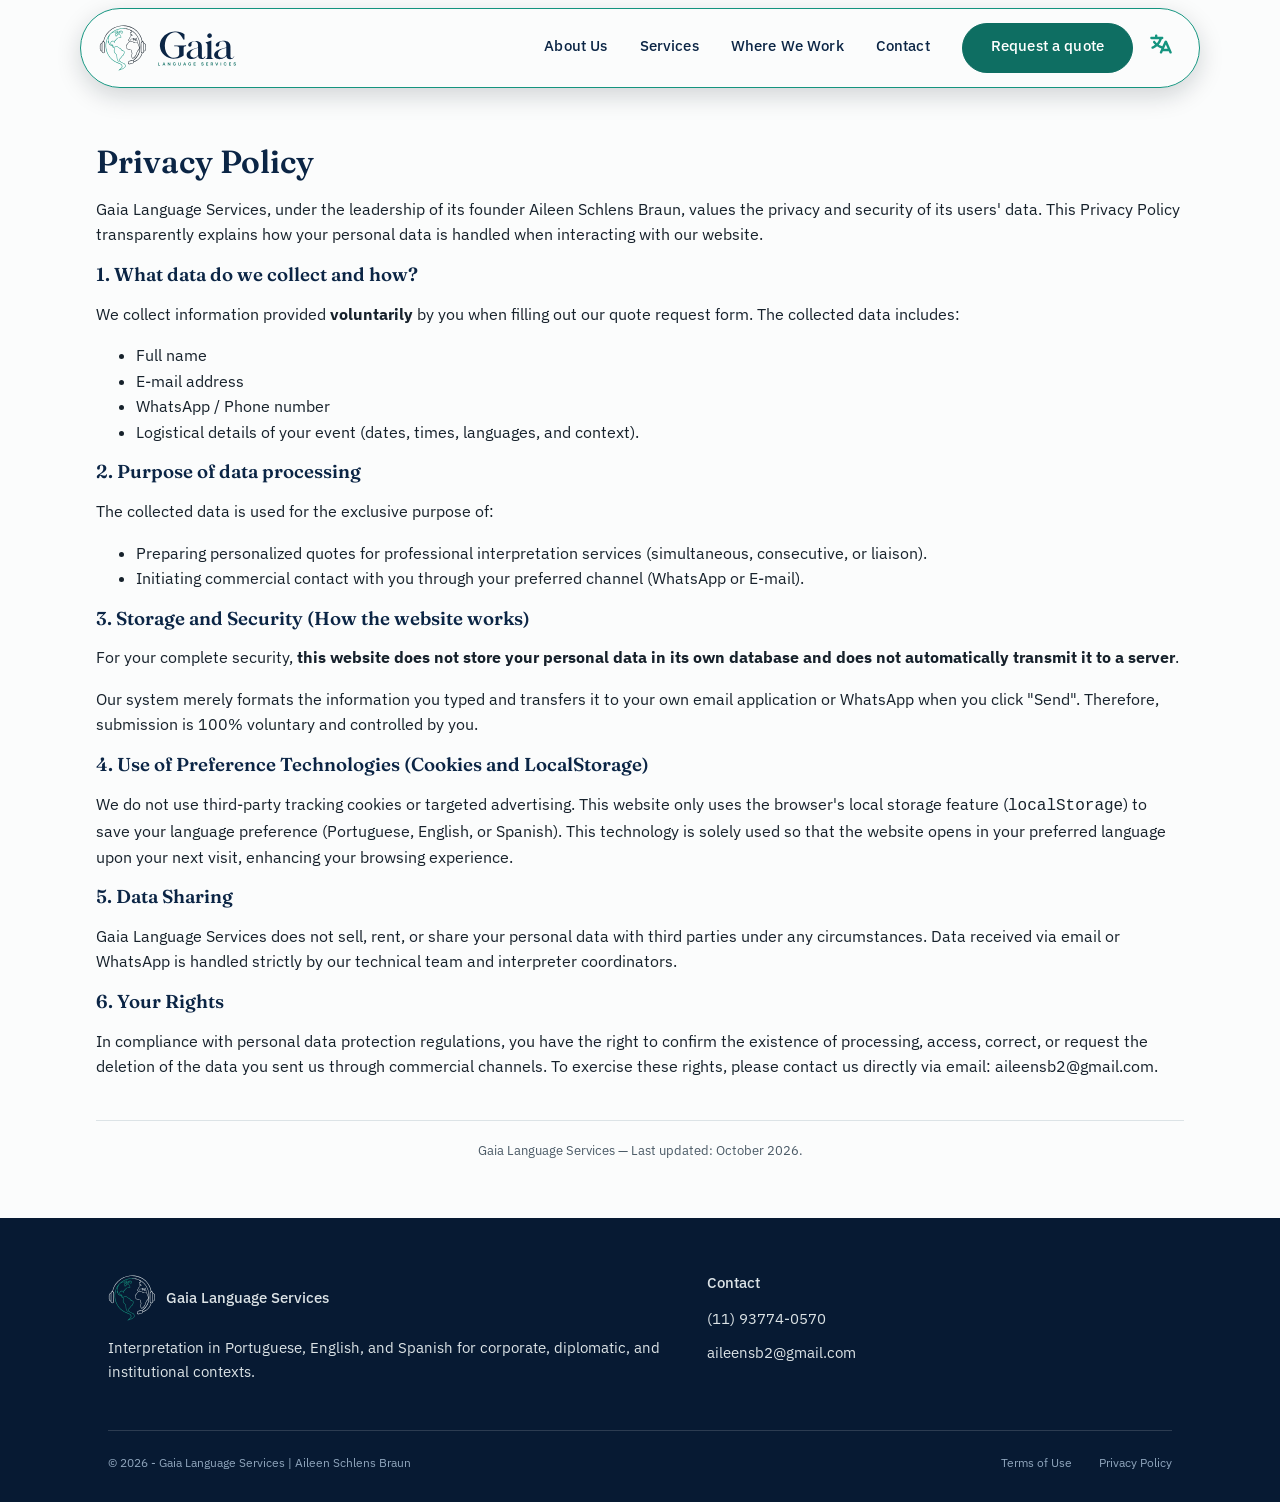
<file: privacy.html>
<!DOCTYPE html>
<html lang="pt">
<head>
  <meta charset="UTF-8">
  <meta name="viewport" content="width=device-width, initial-scale=1.0">
  <title>Política de Privacidade — Gaia Language Services</title>
  <link rel="preconnect" href="https://fonts.googleapis.com">
  <link rel="preconnect" href="https://fonts.gstatic.com" crossorigin>
  <link href="https://fonts.googleapis.com/css2?family=Fraunces:opsz,wght@9..144,400;9..144,500;9..144,600;9..144,700&family=IBM+Plex+Sans:wght@400;500;600&display=swap" rel="stylesheet">
  <link rel="stylesheet" href="style.css">
</head>
<body>
  <a class="skip-link" href="#main">Pular para o conteúdo</a>

  <header class="site-header">
    <div class="header-inner">
      <a class="brand" href="index.html#top" aria-label="Gaia Language Services — início">
        <svg width="48" height="48" viewBox="0 0 380 380" fill="none" xmlns="http://www.w3.org/2000/svg">
          <path d="M152.901 367.41C159.701 361.823 166.675 357.51 172.953 351.062C181.912 341.86 185.518 329.517 173.333 320.854C165.081 314.989 155.103 312.475 145.698 308.936C128.82 302.561 113.273 293.104 99.8508 281.048C70.7774 254.474 53.5351 217.379 51.9627 178.022C50.9288 153.588 58.3608 121.556 70.7771 100.329C93.0829 62.1952 140.62 35.291 184.331 33.4219C188.237 33.6565 207.192 33.7104 209.026 34.7555C209.187 35.8497 208.765 36.2783 208.709 37.3321C207.874 37.5812 205.399 37.1045 203.732 36.9592C198.555 36.5092 192.88 36.416 187.663 36.6715C187.399 36.8566 187.132 37.0415 186.869 37.2264C184.266 37.5589 181.514 37.6228 178.882 37.909C153.547 40.6655 127.09 50.4519 107.146 66.6557C108.821 66.7354 110.563 66.9088 112.24 67.0485C117.552 63.4236 118.323 62.3555 124.496 62.9862L124.612 62.6136C122.108 54.7436 128.737 56.4533 133.411 58.3878C135.247 57.2968 136.83 55.8152 138.785 54.6823C141.811 52.9289 149.401 52.7104 151.283 56.3405C152.697 59.0669 149.203 60.6879 148.316 63.3539L148.713 63.8982C150.925 63.8051 153.965 61.4897 155.994 60.4816C161.012 57.9812 166.253 55.1326 171.7 53.7352C178.639 51.9551 190.982 57.4532 189.798 65.8922C189.309 69.3952 185.067 69.8927 183.813 72.8086C183.04 74.608 183.56 77.1457 181.705 78.3929C177.63 78.3334 174.844 67.1291 169.764 66.1497C167.953 65.8005 165.991 65.7012 164.396 66.6404C162.674 68.7563 165.353 72.3478 164.52 74.3566C162.983 78.0612 156.841 74.4832 154.978 73.4191C152.93 73.3512 151.429 73.8507 149.699 73.8961C143.056 74.0701 138.064 74.8148 132.439 78.7151C131.317 79.4133 129.408 81.682 129.456 83.1103C129.723 91.0228 136.41 85.4405 134.315 95.2488C135.599 94.1991 140.063 90.7064 140.807 89.4823C144.609 83.2263 148.723 76.1622 157.496 78.4778C160.148 79.1777 161.273 82.5366 162.371 84.97C162.59 84.946 162.809 84.9234 163.027 84.9023C170.773 84.1693 169.041 88.6336 171.129 93.8725C172.206 96.5725 176.484 98.6344 176.51 102.237C176.555 108.48 169.846 105.649 166.146 107.13C162.744 108.444 162.32 110.501 158.779 111.782C154.158 113.377 151.178 111.639 146.616 114.221C139.773 118.092 137.052 123.909 132.443 129.841C130.702 132.081 127.318 133.379 125.888 136.318C124.116 139.963 125.787 144.427 123.14 147.464C122.665 147.957 121.176 148.433 120.58 148.176C117.664 146.919 118.574 141.532 116.316 138.99C115.148 137.388 113.231 136.958 111.26 136.773C103.345 136.028 94.899 141.883 94.4314 150.17C94.2688 153.304 94.6213 156.397 96.6562 158.888C99.2833 162.104 104.125 158.217 106.273 160.982C106.661 162.979 105.912 164.783 105.197 166.617C106.809 167 108.769 167.35 110.196 168.211C115.624 171.488 110.258 176.332 115.726 179.79C122.085 183.811 124.209 179.235 129.925 177.75C138.364 175.558 148.991 177.941 155.872 183.313C158.864 185.68 161.012 188.004 164.292 190.075C167.712 192.234 170.934 192.301 173.898 195.049C177.007 197.931 176.203 202.115 179.595 204.427C184.064 207.472 189.746 208.063 194.506 211.01C198.634 213.563 201.479 216.448 202.689 221.304C203.249 223.533 203.257 225.865 202.718 228.098C201.79 231.903 199.141 235.838 197.377 239.408C195.672 242.858 194.372 246.643 191.975 249.622C189.983 252.093 186.523 253.501 184.361 255.677C181.775 258.102 180.352 262.568 177.923 265.008C171.141 271.823 162.223 278.423 165.383 289.553C169.018 302.356 186.889 304.928 196.915 311.019C203.161 314.813 208.214 318.754 210.221 326.133C211.504 330.513 210.526 336.015 208.015 339.95C199.806 352.794 181.261 359.426 167.309 363.994C163.263 365.318 157.177 366.314 152.901 367.41ZM106.87 69.4828C97.7042 72.2317 87.5086 84.1676 83.1196 92.3645C78.7178 100.904 75.6524 110.366 75.4242 120.029C75.3715 122.259 76.6869 125.498 76.253 127.365C75.2631 131.628 71.5333 138.724 74.8509 142.807L75.2358 142.884C75.8912 140.868 74.4126 136.991 76.6444 134.278C77.7908 133.789 77.1961 133.869 78.5039 134.149C79.8718 135.505 79.086 144.069 79.7563 147.277C80.7674 152.113 80.8784 154.412 83.814 158.672C89.4949 166.917 98.8101 166.608 106.287 172.034C109.877 174.639 108.319 180.27 110.476 181.684C117.167 185.811 124.582 185.291 124.68 195.619C124.716 199.368 123.411 202.517 122.298 205.974C117.072 222.204 132.097 229.94 139.686 241.126C143.132 246.205 143.118 255.721 143.524 261.648C144.076 269.338 144.931 277.439 148.225 284.503C150.163 288.657 151.477 289.99 154.456 293.089C157.076 295.814 163.037 297.985 163.962 299.962C163.766 300.882 163.986 300.455 163.018 301.134C160.054 301.325 154.163 297.616 151.861 295.562C141.406 286.234 140.744 272.256 139.658 259.249C139.204 253.819 139.381 247.995 136.652 243.023C135.177 240.334 132.453 237.543 130.223 235.493C124.185 229.94 118.175 222.499 117.606 213.887C117.475 211.553 117.705 209.213 118.288 206.949C119.653 201.569 123.857 194.387 118.668 189.459C115.988 186.914 110.171 186.609 107.65 183.981C104.635 180.835 107.199 176.792 103.221 174.149C100.146 172.105 96.7567 170.924 93.3009 169.646C82.6049 165.694 77.7196 159.222 76.4607 147.847C75.556 148.492 75.0135 149.041 73.9254 149.125C72.9375 148.66 72.3984 147.609 72.1216 146.579C69.687 137.524 69.6445 134.904 73.2668 126.732C71.1993 119.115 71.9065 112.973 74.2403 105.396C74.9338 103.143 76.176 100.387 76.7455 98.2166C74.9862 100.511 72.9803 104.58 71.6124 107.257C60.0302 129.921 53.7346 161.657 56.6935 186.83C60.0589 215.462 71.1404 243.418 90.128 265.158C94.5735 270.247 97.8469 274.038 103.277 278.38L105.047 280.038C112.7 287.309 128.758 297.141 138.439 301.565C143.009 303.619 147.671 305.464 152.409 307.09C165.643 311.696 184.821 317.207 185.416 334.208C185.793 344.974 176.075 354.264 168.15 360.135C180.045 356.834 198.283 348.991 204.781 337.999C211.469 326.684 202.273 317.816 192.766 312.862C182.021 307.263 166.011 303.953 161.953 290.839C160.374 285.888 160.88 280.509 163.353 275.939C166.314 270.431 170.766 267.692 174.666 263.145C177.183 259.981 178.804 256.526 181.58 253.53C183.43 251.533 187.446 249.663 189.01 247.62C191.442 244.447 192.951 240.035 194.808 236.442C196.27 233.298 198.461 230.188 199.314 226.812C199.68 225.37 199.343 222.822 198.88 221.428C195.655 211.717 184.137 211.898 177.018 206.894C173.711 204.57 173.677 200.106 171.108 197.299C168.795 195.053 164.915 194.742 162.303 193.043C159.896 191.477 157.379 189.515 155.263 187.469C149.42 181.817 137.97 178.681 130.202 181.115C124.748 182.825 122.328 187.044 115.491 183.091C113.378 182.009 111.341 181.079 110.494 178.779C109.705 176.637 110.331 171.366 107.859 170.52C102.561 168.706 100.434 169.385 103.363 162.491C102.018 162.887 100.146 163.499 98.8157 163.764C95.7592 162.586 93.3624 161.118 92.0267 157.787C86.3578 143.652 101.205 129.614 115.102 134.208C120.27 135.916 120.182 139.242 121.452 143.555C121.757 131.007 123.606 135.007 130.241 126.72C135.488 120.166 138.108 113.472 147.093 110.136C150.287 108.751 154.137 110.124 157.286 108.798C162.296 106.687 163.348 102.579 169.309 103.219C170.198 103.314 172.355 103.45 173.18 103.105L173.401 102.697C173.063 101.576 172.118 100.682 171.315 99.789C167.588 95.6432 166.852 93.1477 166.257 87.8332C163.905 88.0017 161.921 88.4499 160.05 86.8037C157.527 84.5851 158.087 81.0838 153.943 81.3437C151.747 81.474 149.701 82.498 148.28 84.177C146.834 85.8987 145.857 88.488 144.495 90.2481C142.167 93.2558 136.545 99.4351 132.415 97.8516C130.817 96.2959 131.506 93.924 131.884 91.9398C129.373 89.8711 126.048 88.0849 125.895 84.4767C125.604 77.5904 134.796 72.946 140.558 71.5898C146.466 70.1994 147.734 70.2003 151.906 65.2342L151.575 65.3941C147.58 67.3535 146.037 69.569 140.936 69.1881C139.399 69.0732 137.715 68.2201 136.836 68.2699C133.803 68.4416 131.975 69.2616 128.902 68.2017C125.729 67.1071 124.589 65.9722 121.143 66.0193L120.653 66.2136C113.526 69.0756 115.139 71.5547 106.87 69.4828ZM142.196 56.5857C138.21 58.0266 137.182 60.3106 133.629 61.21C132.251 61.5589 128.626 58.9819 127.126 59.9848C126.856 62.5427 130.127 66.0595 133.202 65.6127C139.598 64.3351 139.4 66.7043 145.533 65.8567C144.151 59.7571 147.753 60.5408 148.018 57.4102C147.072 56.4524 143.575 56.4413 142.196 56.5857ZM175.073 56.71C167.786 57.5836 157.351 61.715 152.933 67.8211C152.164 68.8831 150.502 70.1561 149.448 70.9547C155.391 70.1013 157.008 70.6623 162.122 74.0502C160.436 70.4971 158.963 67.389 162.454 64.3025C170.646 59.4337 177.804 66.1544 180.065 74.0077C180.409 72.9302 180.826 71.4548 181.414 70.534C182.843 68.2957 188.146 66.1005 186.3 62.8863C184.271 59.3514 179.154 56.3895 175.073 56.71Z" fill="var(--teal-soft)"/>
          <path d="M34.0767 137.37C42.16 97.6749 65.6118 62.7858 99.3173 40.3131C133.572 17.1094 179.942 6.59412 220.528 14.7237C261.813 22.9933 296.782 43.4821 320.243 78.9759C333.444 98.949 338.972 114.326 344.085 137.404C352.505 138.219 355.522 143.256 356.811 150.85C377.228 156.947 371.416 179.667 372.172 195.839C372.699 207.081 366.494 213.971 356.515 217.69C355.622 226.427 352.311 230.207 343.452 231.164C334.086 264.1 310.065 290.871 276.916 300.891C275.908 304.427 273.907 309.844 270.213 311.139C262.033 313.992 252.482 316.772 243.948 318.431C228.289 321.469 224.275 298.623 236.94 294.196C243.787 291.803 262.264 286.383 268.587 288.053C293.679 270.179 315.122 241.293 320.076 210.457C320.89 205.395 322.206 193.423 322.13 188.408L321.848 188.167C319.44 197.446 317.732 202.932 311.149 210.596C308.307 213.802 305.105 217.177 303.195 221.026C300.954 225.535 298.464 231.756 297.573 236.689C295.736 246.839 291.374 252.704 284.764 260.323C281.331 264.284 278.181 268.652 273.342 271.298C268.809 274.066 263.764 274.04 260.967 268.775C257.416 262.096 255.403 252.473 257.234 244.94C259.666 238.173 262.223 232.784 258.544 225.735C257.788 224.288 256.018 220.222 255.966 218.806C255.717 211.935 256.847 206.958 248.48 204.613C244.924 203.616 240.942 204.003 237.245 203.792C228.725 203.701 221.624 199.97 217.182 192.617C213.447 186.099 213.134 180.19 214.68 173.028C216.637 163.949 221.442 161.167 226.37 154.569C230.577 148.932 229.546 145.294 237.438 141.015C245.87 136.443 255.093 133.411 264.825 135.616C269.841 136.849 270.139 139.591 273.06 142.799C274.921 144.842 280.742 146.771 283.475 147.338C289.455 138.311 291.116 144.992 299.48 145.87C301.721 144.901 303.763 143.899 304.534 141.305C308.999 126.225 296.551 138.052 291.951 130.193C290.782 128.191 290.135 125.788 290.624 123.567C291.693 119.33 296.243 119.893 298.557 117.95C298.399 117.186 296.536 115.34 295.686 113.49L295.259 113.29C293.914 114.917 294.025 114.964 291.933 115.523L291.482 116.078C291.781 118.041 292.757 119.145 291.427 120.868C290.451 122.132 289.083 122.819 289.2 124.615C289.358 127.073 291.11 129.884 289.786 132.097C284.492 134.992 281.887 111.678 271.077 114.335L270.775 114.823C272.105 118.289 282.037 120.652 278.457 127.658C277.683 129.169 277.487 129.973 275.923 130.874C272.633 131.131 273.509 127.147 272.483 126.028C270.93 124.33 264.028 118.992 261.91 119.218C246.834 120.824 253.692 133.295 239.428 137.266C233.258 134.734 228.679 138.563 229.297 127.388C229.405 125.435 229.944 123.04 231.702 121.811C236.726 118.697 239.744 123.192 241.962 116.07C240.895 113.623 237.913 111.088 238.437 108.625C238.912 106.379 243.462 105.479 244.982 104.086C247.798 101.123 247.762 97.4071 250.598 94.1469L250.563 93.7233C250.074 87.7611 254.035 87.0064 253.264 84.2033C251.524 83.4053 246.746 85.3506 245.263 81.6161C244.443 79.5466 245.158 77.2957 245.756 75.2751C243.831 68.84 245.176 65.0097 252.705 66.5962C253.9 66.8481 256.405 67.6878 257.187 66.3094C257.788 65.177 257.36 62.8435 256.801 61.7124C251.902 52.4798 242.395 47.0786 233.135 43.7771C217.288 38.1284 203.304 36.9504 186.869 37.2228C187.133 37.038 187.399 36.8531 187.663 36.6679C192.881 36.4125 198.555 36.5056 203.732 36.9556C205.399 37.101 207.875 37.5776 208.71 37.3286C208.765 36.2748 209.187 35.8462 209.026 34.7519C207.192 33.7069 188.237 33.653 184.332 33.4183C188.633 32.7908 195.497 33.0035 199.853 33.2379C225.936 34.7563 251.02 43.8017 272.07 59.2799C300.06 80.1325 318.866 112.787 323.867 147.255C325.396 158.566 326.108 169.971 325.994 181.384C325.944 212.587 321.013 235.291 301.897 260.868C295.888 268.904 280.59 285.603 272.006 289.975C274.78 292.641 275.597 293.566 276.541 297.305C282.655 294.598 287.187 293.074 293.17 289.726C313.642 278.265 328.279 260.815 336.658 238.918C337.508 236.694 338.908 232.641 339.875 230.646C333.479 227.999 331.168 223.215 331.162 216.548C331.136 195 331.065 173.437 331.194 151.89C331.241 145.027 333.711 140.907 339.992 137.937C333.324 100.694 311.89 65.8028 280.71 44.1366C247.074 20.5289 205.417 11.2995 164.958 18.4904C122.704 26.1767 85.771 48.2355 61.2129 83.8567C52.5885 96.1468 45.9545 109.719 41.5553 124.074C40.2293 128.265 39.0841 134.222 37.7818 137.832C41.6842 139.446 44.5813 141.169 46.2987 145.353C46.8302 146.648 47.3013 149.892 47.3317 151.341C47.5681 162.553 47.4056 173.903 47.3912 185.113L47.3862 206.796C47.3871 210.738 47.8497 220.072 46.3447 223.363C44.8195 226.709 41.9988 229.289 38.5315 230.512C31.9081 232.878 24.8578 229.342 22.7959 222.645C22.2603 220.906 22.118 219.55 21.9961 217.765C5.07275 212.111 6.96708 199.232 7.15312 184.334C7.2331 177.924 6.35829 168.829 8.47177 162.879C10.2615 157.979 13.9014 153.976 18.6094 151.728C19.7534 151.193 20.6268 150.852 21.8657 150.556C23.0473 142.627 25.865 138.862 34.0767 137.37ZM241.147 109.399C245.911 114.936 247.2 120.952 238.3 123.14C235.247 123.89 232.657 123 232.323 127.271C232.15 129.316 232.42 130.525 232.953 132.461C234.028 133.627 234.743 133.071 236.261 132.679L239.688 134.26C246.371 131.149 245.079 129.626 248.483 123.874C251.146 119.377 259.768 114.77 264.936 116.741C267.711 117.71 272.132 121.761 274.393 123.897C274.997 124.466 276.145 126.356 277.018 127.286C275.577 121.805 273.784 121.581 269.463 118.301C266.776 116.261 266.674 111.625 270.696 111.16C278.621 110.362 284.489 117.848 286.027 124.757C286.979 121.895 287.167 121.281 289.326 119.031C288.013 114.883 287.568 113.331 292.408 112.313C293.149 111.177 294.989 108.478 296.392 109.819C297.547 111.098 301.505 116.577 301.566 117.906C301.836 123.66 293.108 120.125 293.375 125.189C293.961 134.043 301.932 128.069 304.88 130.189C307.642 132.175 308.433 143.427 305.513 146.096C299.184 151.883 293.993 147.395 288.468 145.422C287.41 147.138 286.095 149.68 283.973 150.153C281.061 150.803 275.178 148.192 272.685 146.675C270.333 145.244 269.079 143.078 267.503 141.078C264.447 137.201 256.461 137.949 252.049 138.851C245.313 140.23 237.432 143.044 233.225 148.903C231.605 151.158 230.269 155.212 228.884 156.964C227.096 159.22 224.709 161.67 222.81 163.993C218.609 169.133 216.101 177.241 217.502 183.803C218.512 188.542 221.398 194.028 225.555 196.77C228.101 198.374 230.844 199.743 233.929 200.13C242.788 201.242 255.617 198.567 258.804 210.081C259.511 212.637 258.901 216.826 259.499 218.962C261.008 224.053 263.636 226.91 263.829 232.499C264.011 237.765 262.25 239.964 260.709 245.014C258.681 251.658 260.668 264.393 265.883 269.373C266.507 269.971 268.285 270.003 269.07 269.71C276.816 266.804 286.303 252.996 290.92 246.376C292.455 244.174 294.4 235.38 294.983 233.134C295.888 229.661 297.078 226.269 298.546 222.993C304.168 210.503 314.917 204.964 317.92 190.832C319.938 181.339 316.842 182.827 313.036 175.069C310.607 170.121 309.585 163.069 307.534 157.859C306.333 154.3 303.681 151.899 303.863 149.339C304.405 148.462 304.033 148.74 304.979 148.437C310.516 149.531 313.232 167.943 315.438 172.562C317.307 176.472 320.387 179.044 321.594 183.112C321.717 183.632 322.109 184.74 322.273 185.27C322.092 172.898 321.898 159.335 320.038 147.055C315.86 119.475 301.915 92.5183 282.037 72.9896C277.024 68.066 260.624 55.0192 254.51 53.0431L254.808 53.492C255.664 54.7476 257.126 55.9008 257.882 57.2024C260.964 62.4981 263.395 71.3206 253.716 69.8552C252.043 69.6017 250.329 68.4542 248.867 69.1462C248.554 69.5426 247.968 70.3558 248.058 70.8477C248.571 73.5562 247.994 78.2097 248.589 80.6941C253.27 83.5711 260.114 72.4878 262.303 85.2278C262.578 86.8216 266.791 89.2016 263.22 92.9868C258.667 97.5498 251.817 92.8722 250.3 101.154C249.555 105.208 244.906 107.701 241.147 109.399ZM345.819 227.055C354.169 224.038 352.554 217.122 352.593 209.703L352.625 191.743L352.552 165.127C352.537 160.35 353.026 151.748 351.804 147.161C350.791 143.351 346.308 141.18 342.207 141.627C333.262 143.946 335.22 154.465 335.228 161.878L335.217 182.087L335.234 206.001C335.243 210.717 335.041 216.011 335.592 220.643C336.157 225.412 341.539 227.612 345.819 227.055ZM256.259 82.0128C255.599 84.0266 257.07 85.6386 257.064 87.501C257.058 88.7396 255.491 90.4084 255.637 91.9775L255.907 92.3739C257.067 92.3138 258.227 92.2699 259.39 92.2427C260.477 91.5744 260.829 91.4856 261.394 90.4104C261.438 89.315 261.21 88.8243 260.366 88.0075C257.896 85.6213 260.583 81.8505 256.259 82.0128ZM17.0054 210.764C18.772 211.9 20.2582 212.827 22.0954 213.837C21.5985 208.778 22.0154 200.418 21.9422 195.11C21.7597 181.853 22.1619 168.252 21.9554 155.022L21.5347 154.738C15.685 157.535 11.5163 161.886 11.4234 168.758C11.281 179.264 11.1958 189.928 11.5107 200.429C11.6326 204.502 13.9315 208.184 17.0054 210.764ZM356.492 154.605L356.51 192.448C356.536 198.294 356.923 208.554 356.512 213.868C358.774 212.598 361.235 211.351 363.142 209.611C369.084 203.158 368.469 195.635 368.19 187.31C367.701 172.823 371.621 162.44 356.492 154.605ZM263.794 291.012C257.384 292.497 251.003 294.044 244.625 295.664C240.564 296.695 237.444 297.533 234.714 301.049C231.553 305.118 233.41 311.338 237.728 313.717C239.155 314.49 240.555 314.686 242.181 314.933C246.257 314.525 251.539 312.75 255.734 311.651C262.399 309.905 273.306 308.455 272.911 299.276C272.729 295.078 268.247 290.681 263.794 291.012ZM33.0656 141.58C28.783 142.648 26.4943 145.372 26.2652 149.818C26.0391 154.214 26.1381 158.602 26.1387 163.002L26.1375 185.15L26.1384 206.888C26.1378 212.945 24.5203 223.199 30.6891 226.197C32.872 227.258 34.7745 227.324 37.1001 226.949C39.5596 225.702 41.7363 223.973 42.7011 221.293C43.6887 218.549 43.5973 159.004 43.2533 152.218C43.1637 150.452 43.0591 147.949 42.2308 146.375C41.0654 144.161 38.8485 142.475 36.4561 141.796C35.3033 141.47 34.2477 141.463 33.0656 141.58Z" fill="var(--ink)"/>
        </svg>
        <svg width="80" height="35" viewBox="0 0 640 280" fill="none" xmlns="http://www.w3.org/2000/svg">
          <path fill-rule="evenodd" clip-rule="evenodd" d="M528.09 78.047C562.386 76.5544 589.702 92.1302 587.788 129.68C587.528 134.81 587.809 141.63 587.809 146.912L587.815 191.456C587.822 195.664 587.365 208.166 589.337 211.306C596.737 222.718 609.147 213.529 614.339 205.087C614.882 204.207 616.714 202.431 617.839 202.767C618.221 206.064 612.302 213.816 610.032 216.297C599.013 228.346 573.849 228.516 562.276 217.303C557.245 212.428 555.03 205.273 554.976 198.251C554.668 198.671 554.353 199.089 554.039 199.505C543.792 213.026 528.51 222.645 511.622 224.679C496.898 226.452 481.165 225.442 468.99 216.2C463.101 211.261 459.29 205.84 457.561 198.241C455.629 189.608 457.181 180.561 461.877 173.065C477.066 148.936 527.728 137.324 554.501 131.306C554.217 125.19 554.474 118.421 554.186 112.245C553.257 92.2922 541.362 80.5998 521.155 82.05C505.145 83.1994 496.3 91.4151 497.578 108.234C498.812 116.869 493.589 125.867 484.132 125.821C467.281 125.741 466.881 108.06 476.243 98.4289C489.874 84.4086 509.582 79.0505 528.09 78.047ZM554.357 135.861C553.879 135.726 553.749 135.627 553.284 135.785C525.059 140.58 483.178 154.374 488.722 191.018C489.655 197.197 492.55 202.492 496.99 206.849C503.361 212.426 510.884 214.279 519.224 213.726C534.088 212.739 546.39 203.322 554.559 191.411C554.022 176.047 554.709 160.394 554.398 145.001C554.371 143.615 554.634 136.722 554.357 135.861Z" fill="var(--navy)"/>
          <path fill-rule="evenodd" clip-rule="evenodd" d="M304.577 79.3683C318.367 78.8254 332.616 81.0969 343.779 89.7277C359.676 102.02 358.894 120.535 358.914 138.598L358.887 183.034C358.876 190.547 358.532 198.521 359.13 205.945C359.636 212.205 362.318 215.366 368.259 216.034C376.605 216.974 382.509 203.163 386.398 202.575L386.723 203.123C386.593 204.596 385.8 205.75 385.171 207.031C380.013 217.623 372.132 223.688 360.21 224.544C341.08 225.918 330.251 217.823 328.737 198.681C313.435 217.357 295.25 227.171 270.663 224.314C261.675 223.269 255.346 220.883 248.195 215.331C242.66 210.758 239.274 204.757 237.752 197.779C235.79 188.931 237.476 179.666 242.43 172.077C253.71 154.547 281.96 144.802 301.281 139.073C309.746 136.564 320.021 133.632 328.658 131.754C327.978 126.209 328.358 117.037 327.992 110.347C326.656 85.7892 302.69 75.8961 282.826 88.2882C276.237 92.3998 275.183 101.996 275.803 109.399C276.731 117.165 272.617 125.403 264.007 125.731C247.106 126.374 246.885 108.4 255.936 98.8791C268.892 85.2527 286.526 80.4869 304.27 79.4093C304.373 79.3957 304.475 79.382 304.577 79.3683ZM328.48 136.257C327.835 135.956 328.149 135.972 327.527 136.097C299.942 141.331 261.308 155.774 266.857 191.633C267.718 197.195 270.871 202.806 274.908 206.727C293.037 221.39 318.172 209.239 328.532 191.212L328.484 154.89C328.495 150.091 328.87 140.733 328.48 136.257Z" fill="var(--navy)"/>
          <path d="M434.398 76.258C435.034 77.0816 434.683 98.3205 434.676 101.237L434.686 168.469C434.699 180.58 434.659 192.679 434.812 204.875C434.891 211.028 437.222 217.737 443.531 220.401C445.278 221.139 449.062 221.338 450.597 222.752L450.518 223.266C446.382 223.972 433.903 223.765 429.224 223.773C415.237 223.853 401.247 223.792 387.258 223.591L386.984 223.214C386.96 222.789 386.828 222.345 387.374 222.217C397.19 219.924 402.636 217.127 403.34 205.927C403.743 199.475 403.613 192.007 403.613 184.963L403.582 122.702C403.555 112.431 405.554 97.1632 391.685 95.2013C390.311 95.0068 388.205 95.1705 387.173 94.4572L387.326 93.756C389.155 92.3065 398.749 89.2333 401.395 88.1857C412.011 83.9816 423.878 80.4251 434.398 76.258Z" fill="var(--navy)"/>
          <path d="M141.252 4.18766C143.016 3.92373 150.701 4.00509 152.673 4.03825C176.584 4.38258 199.873 11.7201 219.665 25.1457C220.079 29.6187 219.791 35.3132 219.811 39.841C219.852 49.5677 219.705 59.2233 220.101 68.9513C216.884 68.9941 213.541 69.1051 210.346 68.8224C200.638 47.2614 183.665 20.9424 160.94 12.5295C120.387 -2.48483 83.2696 34.2087 70.539 69.8722C59.6108 100.486 59.3641 137.645 72.1865 167.7C81.8306 188.929 93.9814 201.627 115.467 211.057C134.874 219.575 175.116 214.991 177.333 188.543C178.586 173.604 176.642 153.943 177.432 138.461C177.767 131.885 173.581 126.805 167.317 124.573C159.721 122.413 145.606 121.684 137.726 122.596L137.641 115.105C155.907 115.422 174.888 115.119 193.21 115.126C205.552 115.131 220.657 115.521 232.73 114.983C232.91 117.382 232.919 119.947 232.966 122.365C232.695 122.363 232.423 122.365 232.152 122.368C225.078 122.456 214.853 123.3 213.605 132.543C212.676 139.431 213.143 147.573 213.143 154.636C213.099 168.616 213.126 182.597 213.223 196.577C191.223 211.776 177.815 217.584 150.961 220.653C87.4989 227.904 28.7718 190.117 23.3017 122.755C21.2254 95.9477 29.928 69.4199 47.4795 49.0549C64.1933 29.4682 88.7354 14.8431 113.603 8.47282C123.461 5.94779 131.205 4.99722 141.252 4.18766Z" fill="var(--navy)"/>
          <path d="M417.548 19.0802C427.631 17.5764 437.04 24.4943 438.616 34.5705C440.188 44.6466 433.338 54.1054 423.279 55.7511C413.114 57.4135 403.544 50.4789 401.951 40.3019C400.362 30.125 407.362 20.5995 417.548 19.0802Z" fill="var(--navy)"/>
          <path d="M363.505 250.938C365.26 250.938 366.797 251.244 368.117 251.855C369.445 252.459 370.488 253.3 371.244 254.379C372.001 255.449 372.391 256.681 372.415 258.073H368.105C367.993 257.019 367.518 256.198 366.681 255.61C365.852 255.023 364.772 254.729 363.444 254.729C362.511 254.729 361.71 254.87 361.042 255.151C360.374 255.433 359.863 255.815 359.509 256.298C359.155 256.781 358.973 257.332 358.965 257.952C358.965 258.467 359.082 258.915 359.315 259.293C359.557 259.671 359.883 259.993 360.293 260.259C360.703 260.516 361.158 260.733 361.657 260.91C362.156 261.087 362.66 261.237 363.167 261.357L365.485 261.937C366.419 262.154 367.317 262.448 368.178 262.818C369.047 263.189 369.824 263.655 370.508 264.219C371.2 264.782 371.747 265.462 372.149 266.259C372.552 267.056 372.754 267.99 372.754 269.061C372.754 270.509 372.383 271.785 371.643 272.888C370.902 273.982 369.831 274.84 368.431 275.46C367.038 276.072 365.352 276.377 363.372 276.377C361.448 276.377 359.778 276.079 358.361 275.483C356.953 274.888 355.851 274.019 355.054 272.876C354.265 271.733 353.838 270.34 353.773 268.698H358.181C358.245 269.559 358.511 270.276 358.978 270.848C359.444 271.419 360.052 271.845 360.801 272.127C361.557 272.409 362.402 272.55 363.336 272.55C364.31 272.55 365.163 272.405 365.896 272.115C366.636 271.817 367.215 271.407 367.634 270.884C368.052 270.353 368.266 269.733 368.274 269.024C368.266 268.381 368.077 267.849 367.707 267.431C367.337 267.004 366.817 266.65 366.149 266.368C365.489 266.078 364.716 265.82 363.831 265.595L361.018 264.871C358.981 264.348 357.372 263.555 356.188 262.492C355.013 261.422 354.426 260.001 354.426 258.23C354.426 256.774 354.82 255.497 355.608 254.402C356.405 253.308 357.488 252.459 358.856 251.855C360.225 251.244 361.774 250.938 363.505 250.938Z" fill="var(--teal)"/>
          <path d="M621.813 250.938C623.568 250.938 625.106 251.244 626.426 251.855C627.754 252.459 628.796 253.3 629.553 254.379C630.309 255.449 630.699 256.681 630.724 258.073H626.414C626.301 257.019 625.826 256.198 624.989 255.61C624.16 255.023 623.081 254.729 621.753 254.729C620.819 254.729 620.019 254.87 619.351 255.151C618.683 255.433 618.172 255.815 617.817 256.298C617.463 256.781 617.282 257.332 617.273 257.952C617.273 258.467 617.391 258.915 617.624 259.293C617.865 259.671 618.191 259.993 618.602 260.259C619.012 260.516 619.467 260.733 619.966 260.91C620.465 261.087 620.969 261.237 621.476 261.357L623.794 261.937C624.728 262.154 625.625 262.448 626.486 262.818C627.356 263.189 628.132 263.655 628.816 264.219C629.508 264.782 630.056 265.462 630.458 266.259C630.86 267.056 631.062 267.99 631.062 269.061C631.062 270.509 630.692 271.785 629.951 272.888C629.211 273.982 628.14 274.84 626.739 275.46C625.347 276.072 623.661 276.377 621.681 276.377C619.757 276.377 618.087 276.079 616.67 275.483C615.262 274.888 614.159 274.019 613.362 272.876C612.573 271.733 612.146 270.34 612.082 268.698H616.489C616.554 269.559 616.819 270.276 617.286 270.848C617.753 271.419 618.361 271.845 619.109 272.127C619.866 272.409 620.711 272.55 621.645 272.55C622.618 272.55 623.472 272.405 624.204 272.115C624.944 271.817 625.524 271.407 625.942 270.884C626.361 270.353 626.575 269.733 626.583 269.024C626.575 268.381 626.386 267.849 626.016 267.431C625.645 267.004 625.126 266.65 624.458 266.368C623.798 266.078 623.025 265.82 622.14 265.595L619.326 264.871C617.29 264.348 615.68 263.555 614.497 262.492C613.322 261.422 612.734 260.001 612.734 258.23C612.734 256.774 613.128 255.497 613.917 254.402C614.714 253.308 615.797 252.459 617.165 251.855C618.533 251.244 620.083 250.938 621.813 250.938Z" fill="var(--teal)"/>
          <path d="M174.421 267.054C174.421 268.084 174.646 269.002 175.097 269.807C175.555 270.611 176.199 271.243 177.028 271.702C177.857 272.153 178.84 272.379 179.975 272.379C181.11 272.379 182.092 272.153 182.921 271.702C183.758 271.243 184.402 270.612 184.853 269.807C185.303 269.002 185.528 268.084 185.528 267.054V251.273H190.008V267.429C190.008 269.199 189.59 270.757 188.753 272.101C187.924 273.445 186.756 274.495 185.251 275.252C183.746 276.001 181.987 276.375 179.975 276.375C177.954 276.375 176.192 276.001 174.687 275.252C173.181 274.495 172.014 273.445 171.185 272.101C170.356 270.757 169.941 269.199 169.941 267.429V251.273H174.421V267.054Z" fill="var(--teal)"/>
          <path d="M138.649 250.938C140.018 250.938 141.293 251.139 142.477 251.541C143.66 251.935 144.71 252.499 145.628 253.231C146.554 253.964 147.315 254.834 147.91 255.84C148.506 256.846 148.896 257.957 149.081 259.172H144.518C144.316 258.52 144.039 257.936 143.685 257.421C143.338 256.898 142.92 256.451 142.429 256.081C141.946 255.711 141.39 255.433 140.763 255.248C140.135 255.055 139.45 254.958 138.71 254.958C137.382 254.958 136.198 255.292 135.16 255.96C134.122 256.628 133.305 257.61 132.709 258.906C132.121 260.194 131.828 261.764 131.828 263.615C131.828 265.483 132.121 267.064 132.709 268.36C133.297 269.656 134.114 270.642 135.16 271.318C136.207 271.986 137.422 272.32 138.807 272.32C140.062 272.32 141.149 272.079 142.066 271.596C142.992 271.113 143.704 270.428 144.203 269.543C144.68 268.689 144.927 267.695 144.948 266.562H139.253V263.06H149.286V266.03C149.286 268.147 148.836 269.978 147.935 271.523C147.033 273.069 145.793 274.261 144.216 275.098C142.638 275.927 140.827 276.341 138.782 276.341C136.504 276.341 134.504 275.83 132.781 274.808C131.067 273.777 129.727 272.316 128.761 270.425C127.803 268.525 127.324 266.271 127.324 263.663C127.324 261.667 127.606 259.884 128.169 258.314C128.74 256.745 129.537 255.413 130.56 254.318C131.582 253.216 132.782 252.378 134.158 251.807C135.535 251.227 137.032 250.938 138.649 250.938Z" fill="var(--teal)"/>
          <path d="M261.653 250.938C263.022 250.938 264.297 251.139 265.48 251.541C266.664 251.935 267.714 252.499 268.632 253.231C269.557 253.964 270.318 254.834 270.914 255.84C271.51 256.846 271.9 257.957 272.085 259.172H267.521C267.32 258.52 267.043 257.936 266.688 257.421C266.342 256.898 265.924 256.451 265.433 256.081C264.95 255.711 264.394 255.433 263.767 255.248C263.139 255.055 262.454 254.958 261.714 254.958C260.386 254.958 259.202 255.292 258.164 255.96C257.126 256.628 256.309 257.61 255.713 258.906C255.125 260.194 254.832 261.764 254.832 263.615C254.832 265.483 255.125 267.064 255.713 268.36C256.3 269.656 257.118 270.642 258.164 271.318C259.21 271.986 260.426 272.32 261.811 272.32C263.066 272.32 264.153 272.079 265.07 271.596C265.996 271.113 266.708 270.428 267.207 269.543C267.684 268.689 267.931 267.695 267.952 266.562H262.257V263.06H272.29V266.03C272.29 268.147 271.84 269.978 270.938 271.523C270.037 273.069 268.797 274.261 267.22 275.098C265.642 275.927 263.831 276.341 261.786 276.341C259.508 276.341 257.508 275.83 255.785 274.808C254.071 273.777 252.731 272.316 251.765 270.425C250.807 268.525 250.328 266.271 250.328 263.663C250.328 261.667 250.609 259.884 251.173 258.314C251.744 256.745 252.541 255.413 253.563 254.318C254.586 253.216 255.786 252.378 257.162 251.807C258.538 251.227 260.036 250.938 261.653 250.938Z" fill="var(--teal)"/>
          <path d="M545.114 250.938C546.491 250.938 547.771 251.13 548.954 251.517C550.137 251.903 551.192 252.471 552.117 253.22C553.043 253.96 553.804 254.87 554.399 255.948C555.003 257.019 555.397 258.242 555.582 259.618H551.066C550.938 258.878 550.701 258.222 550.354 257.65C550.008 257.071 549.578 256.58 549.062 256.178C548.547 255.775 547.96 255.474 547.3 255.272C546.648 255.063 545.943 254.958 545.187 254.958C543.842 254.958 542.652 255.297 541.613 255.973C540.575 256.641 539.761 257.622 539.174 258.918C538.586 260.206 538.293 261.78 538.293 263.64C538.293 265.531 538.586 267.125 539.174 268.421C539.769 269.709 540.583 270.683 541.613 271.343C542.652 271.995 543.839 272.32 545.175 272.32C545.915 272.32 546.607 272.223 547.251 272.03C547.903 271.829 548.487 271.536 549.002 271.149C549.525 270.763 549.964 270.288 550.318 269.725C550.68 269.161 550.93 268.517 551.066 267.793L555.582 267.816C555.413 268.992 555.047 270.095 554.483 271.125C553.928 272.155 553.199 273.065 552.298 273.854C551.396 274.634 550.342 275.246 549.135 275.688C547.927 276.123 546.587 276.341 545.114 276.341C542.941 276.341 541.001 275.838 539.295 274.832C537.589 273.826 536.244 272.372 535.262 270.473C534.28 268.573 533.789 266.296 533.789 263.64C533.789 260.975 534.284 258.697 535.274 256.806C536.264 254.906 537.613 253.452 539.319 252.446C541.026 251.44 542.957 250.938 545.114 250.938Z" fill="var(--teal)"/>
          <path d="M13.4795 272.246H24.3701V276.001H9V251.273H13.4795V272.246Z" fill="var(--teal)"/>
          <path fill-rule="evenodd" clip-rule="evenodd" d="M66.8545 276.001H62.0732L60.0244 269.903H50.7285L48.6836 276.001H43.9023L52.6074 251.273H58.1377L66.8545 276.001ZM51.9355 266.306H58.8154L55.4688 256.345H55.2764L51.9355 266.306Z" fill="var(--teal)"/>
          <path d="M102.081 268.129H102.299V251.273H106.754V276.001H102.77L91.1182 259.157H90.9131V276.001H86.4336V251.273H90.4424L102.081 268.129Z" fill="var(--teal)"/>
          <path fill-rule="evenodd" clip-rule="evenodd" d="M232.542 276.001H227.761L225.712 269.903H216.416L214.371 276.001H209.59L218.295 251.273H223.825L232.542 276.001ZM217.623 266.306H224.503L221.156 256.345H220.964L217.623 266.306Z" fill="var(--teal)"/>
          <path d="M309.023 255.028H297.421V261.741H308.19V265.496H297.421V272.246H309.12V276.001H292.941V251.273H309.023V255.028Z" fill="var(--teal)"/>
          <path d="M409.152 255.028H397.55V261.741H408.319V265.496H397.55V272.246H409.249V276.001H393.07V251.273H409.152V255.028Z" fill="var(--teal)"/>
          <path fill-rule="evenodd" clip-rule="evenodd" d="M439.312 251.273C441.211 251.273 442.805 251.604 444.093 252.264C445.389 252.924 446.367 253.849 447.027 255.04C447.695 256.223 448.029 257.604 448.029 259.182C448.029 260.767 447.691 262.144 447.015 263.312C446.347 264.47 445.36 265.368 444.057 266.004C443.904 266.077 443.747 266.145 443.586 266.21L448.935 276.001H443.937L439.076 266.945H434.519V276.001H430.039V251.273H439.312ZM434.519 263.227H438.647C439.758 263.227 440.668 263.073 441.376 262.768C442.084 262.454 442.608 261.999 442.946 261.403C443.292 260.8 443.465 260.059 443.465 259.182C443.465 258.305 443.292 257.556 442.946 256.937C442.6 256.309 442.073 255.834 441.364 255.512C440.656 255.182 439.743 255.017 438.624 255.017H434.519V263.227Z" fill="var(--teal)"/>
          <path d="M477.588 270.736H477.841L484.265 251.273H489.19L480.474 276.001H474.943L466.238 251.273H471.152L477.588 270.736Z" fill="var(--teal)"/>
          <path d="M513.245 276.001H508.766V251.273H513.245V276.001Z" fill="var(--teal)"/>
          <path d="M592.086 255.028H580.483V261.741H591.253V265.496H580.483V272.246H592.183V276.001H576.004V251.273H592.086V255.028Z" fill="var(--teal)"/>
        </svg>

      </a>
      <nav class="primary-nav" aria-label="Navegação principal">
        <a href="index.html#quem-somos" data-i18n="nav_quem_somos"></a>
        <a href="index.html#servicos" data-i18n="nav_servicos"></a>
        <a href="index.html#onde-atendemos" data-i18n="nav_onde_atendemos"></a>
        <a href="#contato" data-i18n="nav_contato"></a>
        <a class="btn-primary" href="index.html#orcamento" data-i18n="nav_orcamento"></a>
      </nav>

      <details class="mobile-menu" name="mobile-nav">
        <summary>
          <div class="menu-icon">
            <svg width="24" height="24" viewBox="0 0 30 30" fill="none" xmlns="http://www.w3.org/2000/svg">
              <path d="M4.5 7.5C4.5 6.67031 5.17031 6 6 6H24C24.8297 6 25.5 6.67031 25.5 7.5C25.5 8.32969 24.8297 9 24 9H6C5.17031 9 4.5 8.32969 4.5 7.5ZM4.5 15C4.5 14.1703 5.17031 13.5 6 13.5H24C24.8297 13.5 25.5 14.1703 25.5 15C25.5 15.8297 24.8297 16.5 24 16.5H6C5.17031 16.5 4.5 15.8297 4.5 15ZM25.5 22.5C25.5 23.3297 24.8297 24 24 24H6C5.17031 24 4.5 23.3297 4.5 22.5C4.5 21.6703 5.17031 21 6 21H24C24.8297 21 25.5 21.6703 25.5 22.5Z" fill="var(--teal-soft)"/>
            </svg>

            <svg width="24" height="24" viewBox="0 0 30 30" fill="none" xmlns="http://www.w3.org/2000/svg">
              <path d="M8.58242 6.44414C7.99648 5.8582 7.04492 5.8582 6.45898 6.44414C5.87305 7.03008 5.87305 7.98164 6.45898 8.56758L12.8996 15.0035L6.46367 21.4441C5.87773 22.0301 5.87773 22.9816 6.46367 23.5676C7.04961 24.1535 8.00117 24.1535 8.58711 23.5676L15.023 17.127L21.4637 23.5629C22.0496 24.1488 23.0012 24.1488 23.5871 23.5629C24.173 22.977 24.173 22.0254 23.5871 21.4395L17.1465 15.0035L23.5824 8.56289C24.1684 7.97695 24.1684 7.02539 23.5824 6.43945C22.9965 5.85352 22.0449 5.85352 21.459 6.43945L15.023 12.8801L8.58242 6.44414Z" fill="var(--teal-soft)"/>
            </svg>
          </div>
        </summary>
        <div class="mobile-menu-list">
          <a href="index.html#quem-somos" data-i18n="nav_quem_somos"></a>
          <a href="index.html#servicos" data-i18n="nav_servicos"></a>
          <a href="index.html#onde-atendemos" data-i18n="nav_onde_atendemos"></a>
          <a href="#contato" data-i18n="nav_contato"></a>
        </div>
      </details>

      <details class="language-menu" name="mobile-nav">
        <summary>
          <div class="language-icon">
            <svg width="24" height="24" viewBox="0 0 30 30" fill="none" xmlns="http://www.w3.org/2000/svg">
              <path d="M9 3C9.82969 3 10.5 3.67031 10.5 4.5V6H16.5C17.3297 6 18 6.67031 18 7.5C18 8.32969 17.3297 9 16.5 9H16.05L15.6562 10.0828C14.8875 12.2016 13.7297 14.1375 12.2719 15.8016C12.9375 16.2141 13.6313 16.5797 14.3531 16.9031L16.7156 17.9531L19.6312 11.3906C19.8703 10.8469 20.4094 10.5 21 10.5C21.5906 10.5 22.1297 10.8469 22.3688 11.3906L28.3688 24.8906C28.7063 25.65 28.3641 26.5359 27.6094 26.8688C26.8547 27.2016 25.9641 26.8641 25.6312 26.1094L24.6937 24H17.3109L16.3734 26.1094C16.0359 26.8688 15.15 27.2063 14.3953 26.8688C13.6406 26.5313 13.2984 25.6453 13.6359 24.8906L15.5016 20.6953L13.1391 19.6453C12.0609 19.1672 11.0297 18.5953 10.0547 17.9391C9.05625 18.7453 7.96406 19.4484 6.79688 20.0344L5.17031 20.8406C4.42969 21.2109 3.52969 20.9109 3.15938 20.1703C2.78906 19.4297 3.08906 18.5297 3.82969 18.1594L5.44687 17.3484C6.21094 16.9641 6.9375 16.5187 7.62188 16.0219C6.975 15.4266 6.36562 14.7844 5.79844 14.1047L5.325 13.5328C4.79531 12.8953 4.87969 11.9484 5.51719 11.4188C6.15469 10.8891 7.10156 10.9734 7.63125 11.6109L8.10938 12.1828C8.64844 12.8344 9.23906 13.4391 9.8625 13.9969C11.1516 12.5719 12.1687 10.8984 12.8391 9.05625L12.8625 9H3.00469C2.17031 9 1.5 8.32969 1.5 7.5C1.5 6.67031 2.17031 6 3 6H7.5V4.5C7.5 3.67031 8.17031 3 9 3ZM21 15.6937L18.6422 21H23.3578L21 15.6937Z" fill="var(--teal-soft)"/>
            </svg>
            <svg width="24" height="24" viewBox="0 0 30 30" fill="none" xmlns="http://www.w3.org/2000/svg">
              <path d="M8.58242 6.44414C7.99648 5.8582 7.04492 5.8582 6.45898 6.44414C5.87305 7.03008 5.87305 7.98164 6.45898 8.56758L12.8996 15.0035L6.46367 21.4441C5.87773 22.0301 5.87773 22.9816 6.46367 23.5676C7.04961 24.1535 8.00117 24.1535 8.58711 23.5676L15.023 17.127L21.4637 23.5629C22.0496 24.1488 23.0012 24.1488 23.5871 23.5629C24.173 22.977 24.173 22.0254 23.5871 21.4395L17.1465 15.0035L23.5824 8.56289C24.1684 7.97695 24.1684 7.02539 23.5824 6.43945C22.9965 5.85352 22.0449 5.85352 21.459 6.43945L15.023 12.8801L8.58242 6.44414Z" fill="var(--teal-soft)"/>
            </svg>
          </div>
        </summary>
        <div class="language-menu-list">
          <a onclick="mudarIdioma('pt')">PT - Português</a>
          <a onclick="mudarIdioma('en')">EN - English</a>
          <a onclick="mudarIdioma('es')">ES - Español</a>
        </div>
      </details>
    </div>
  </header>

  <main id="main">
    <div class="container">
      <h1 data-i18n="p_title"></h1>
      <p data-i18n="p_intro"></p>

      <h3 data-i18n="p_h1"></h3>
      <p data-i18n="p_t1">
      <ul>
        <li data-i18n="p_li1"></li>
        <li data-i18n="p_li2"></li>
        <li data-i18n="p_li3"></li>
        <li data-i18n="p_li4"></li>
      </ul>

      <h3 data-i18n="p_h2"></h3>
      <p data-i18n="p_t2"></p>
      <ul>
        <li data-i18n="p_li5"></li>
        <li data-i18n="p_li6"></li>
      </ul>

      <h3 data-i18n="p_h3"></h3>
      <p data-i18n="p_t3_1"></p>
      <p data-i18n="p_t3_2"></p>

      <h3 data-i18n="p_h4"></h3>
      <p data-i18n="p_t4"></p>

      <h3 data-i18n="p_h5"></h3>
      <p data-i18n="p_t5"></p>

      <h3 data-i18n="p_h6"></h3>
      <p data-i18n="p_t6"></p>

      <div class="footer-notice" data-i18n="p_date"></div>
    </div>
  </main>

  <footer class="site-footer" id="contato">
    <div class="wrap">
      <div class="footer-grid">
        <div>
          <div class="brand-line">
            <svg width="48" height="48" viewBox="0 0 380 380" fill="none" xmlns="http://www.w3.org/2000/svg">
              <path d="M152.901 367.41C159.701 361.823 166.675 357.51 172.953 351.062C181.912 341.86 185.518 329.517 173.333 320.854C165.081 314.989 155.103 312.475 145.698 308.936C128.82 302.561 113.273 293.104 99.8508 281.048C70.7774 254.474 53.5351 217.379 51.9627 178.022C50.9288 153.588 58.3608 121.556 70.7771 100.329C93.0829 62.1952 140.62 35.291 184.331 33.4219C188.237 33.6565 207.192 33.7104 209.026 34.7555C209.187 35.8497 208.765 36.2783 208.709 37.3321C207.874 37.5812 205.399 37.1045 203.732 36.9592C198.555 36.5092 192.88 36.416 187.663 36.6715C187.399 36.8566 187.132 37.0415 186.869 37.2264C184.266 37.5589 181.514 37.6228 178.882 37.909C153.547 40.6655 127.09 50.4519 107.146 66.6557C108.821 66.7354 110.563 66.9088 112.24 67.0485C117.552 63.4236 118.323 62.3555 124.496 62.9862L124.612 62.6136C122.108 54.7436 128.737 56.4533 133.411 58.3878C135.247 57.2968 136.83 55.8152 138.785 54.6823C141.811 52.9289 149.401 52.7104 151.283 56.3405C152.697 59.0669 149.203 60.6879 148.316 63.3539L148.713 63.8982C150.925 63.8051 153.965 61.4897 155.994 60.4816C161.012 57.9812 166.253 55.1326 171.7 53.7352C178.639 51.9551 190.982 57.4532 189.798 65.8922C189.309 69.3952 185.067 69.8927 183.813 72.8086C183.04 74.608 183.56 77.1457 181.705 78.3929C177.63 78.3334 174.844 67.1291 169.764 66.1497C167.953 65.8005 165.991 65.7012 164.396 66.6404C162.674 68.7563 165.353 72.3478 164.52 74.3566C162.983 78.0612 156.841 74.4832 154.978 73.4191C152.93 73.3512 151.429 73.8507 149.699 73.8961C143.056 74.0701 138.064 74.8148 132.439 78.7151C131.317 79.4133 129.408 81.682 129.456 83.1103C129.723 91.0228 136.41 85.4405 134.315 95.2488C135.599 94.1991 140.063 90.7064 140.807 89.4823C144.609 83.2263 148.723 76.1622 157.496 78.4778C160.148 79.1777 161.273 82.5366 162.371 84.97C162.59 84.946 162.809 84.9234 163.027 84.9023C170.773 84.1693 169.041 88.6336 171.129 93.8725C172.206 96.5725 176.484 98.6344 176.51 102.237C176.555 108.48 169.846 105.649 166.146 107.13C162.744 108.444 162.32 110.501 158.779 111.782C154.158 113.377 151.178 111.639 146.616 114.221C139.773 118.092 137.052 123.909 132.443 129.841C130.702 132.081 127.318 133.379 125.888 136.318C124.116 139.963 125.787 144.427 123.14 147.464C122.665 147.957 121.176 148.433 120.58 148.176C117.664 146.919 118.574 141.532 116.316 138.99C115.148 137.388 113.231 136.958 111.26 136.773C103.345 136.028 94.899 141.883 94.4314 150.17C94.2688 153.304 94.6213 156.397 96.6562 158.888C99.2833 162.104 104.125 158.217 106.273 160.982C106.661 162.979 105.912 164.783 105.197 166.617C106.809 167 108.769 167.35 110.196 168.211C115.624 171.488 110.258 176.332 115.726 179.79C122.085 183.811 124.209 179.235 129.925 177.75C138.364 175.558 148.991 177.941 155.872 183.313C158.864 185.68 161.012 188.004 164.292 190.075C167.712 192.234 170.934 192.301 173.898 195.049C177.007 197.931 176.203 202.115 179.595 204.427C184.064 207.472 189.746 208.063 194.506 211.01C198.634 213.563 201.479 216.448 202.689 221.304C203.249 223.533 203.257 225.865 202.718 228.098C201.79 231.903 199.141 235.838 197.377 239.408C195.672 242.858 194.372 246.643 191.975 249.622C189.983 252.093 186.523 253.501 184.361 255.677C181.775 258.102 180.352 262.568 177.923 265.008C171.141 271.823 162.223 278.423 165.383 289.553C169.018 302.356 186.889 304.928 196.915 311.019C203.161 314.813 208.214 318.754 210.221 326.133C211.504 330.513 210.526 336.015 208.015 339.95C199.806 352.794 181.261 359.426 167.309 363.994C163.263 365.318 157.177 366.314 152.901 367.41ZM106.87 69.4828C97.7042 72.2317 87.5086 84.1676 83.1196 92.3645C78.7178 100.904 75.6524 110.366 75.4242 120.029C75.3715 122.259 76.6869 125.498 76.253 127.365C75.2631 131.628 71.5333 138.724 74.8509 142.807L75.2358 142.884C75.8912 140.868 74.4126 136.991 76.6444 134.278C77.7908 133.789 77.1961 133.869 78.5039 134.149C79.8718 135.505 79.086 144.069 79.7563 147.277C80.7674 152.113 80.8784 154.412 83.814 158.672C89.4949 166.917 98.8101 166.608 106.287 172.034C109.877 174.639 108.319 180.27 110.476 181.684C117.167 185.811 124.582 185.291 124.68 195.619C124.716 199.368 123.411 202.517 122.298 205.974C117.072 222.204 132.097 229.94 139.686 241.126C143.132 246.205 143.118 255.721 143.524 261.648C144.076 269.338 144.931 277.439 148.225 284.503C150.163 288.657 151.477 289.99 154.456 293.089C157.076 295.814 163.037 297.985 163.962 299.962C163.766 300.882 163.986 300.455 163.018 301.134C160.054 301.325 154.163 297.616 151.861 295.562C141.406 286.234 140.744 272.256 139.658 259.249C139.204 253.819 139.381 247.995 136.652 243.023C135.177 240.334 132.453 237.543 130.223 235.493C124.185 229.94 118.175 222.499 117.606 213.887C117.475 211.553 117.705 209.213 118.288 206.949C119.653 201.569 123.857 194.387 118.668 189.459C115.988 186.914 110.171 186.609 107.65 183.981C104.635 180.835 107.199 176.792 103.221 174.149C100.146 172.105 96.7567 170.924 93.3009 169.646C82.6049 165.694 77.7196 159.222 76.4607 147.847C75.556 148.492 75.0135 149.041 73.9254 149.125C72.9375 148.66 72.3984 147.609 72.1216 146.579C69.687 137.524 69.6445 134.904 73.2668 126.732C71.1993 119.115 71.9065 112.973 74.2403 105.396C74.9338 103.143 76.176 100.387 76.7455 98.2166C74.9862 100.511 72.9803 104.58 71.6124 107.257C60.0302 129.921 53.7346 161.657 56.6935 186.83C60.0589 215.462 71.1404 243.418 90.128 265.158C94.5735 270.247 97.8469 274.038 103.277 278.38L105.047 280.038C112.7 287.309 128.758 297.141 138.439 301.565C143.009 303.619 147.671 305.464 152.409 307.09C165.643 311.696 184.821 317.207 185.416 334.208C185.793 344.974 176.075 354.264 168.15 360.135C180.045 356.834 198.283 348.991 204.781 337.999C211.469 326.684 202.273 317.816 192.766 312.862C182.021 307.263 166.011 303.953 161.953 290.839C160.374 285.888 160.88 280.509 163.353 275.939C166.314 270.431 170.766 267.692 174.666 263.145C177.183 259.981 178.804 256.526 181.58 253.53C183.43 251.533 187.446 249.663 189.01 247.62C191.442 244.447 192.951 240.035 194.808 236.442C196.27 233.298 198.461 230.188 199.314 226.812C199.68 225.37 199.343 222.822 198.88 221.428C195.655 211.717 184.137 211.898 177.018 206.894C173.711 204.57 173.677 200.106 171.108 197.299C168.795 195.053 164.915 194.742 162.303 193.043C159.896 191.477 157.379 189.515 155.263 187.469C149.42 181.817 137.97 178.681 130.202 181.115C124.748 182.825 122.328 187.044 115.491 183.091C113.378 182.009 111.341 181.079 110.494 178.779C109.705 176.637 110.331 171.366 107.859 170.52C102.561 168.706 100.434 169.385 103.363 162.491C102.018 162.887 100.146 163.499 98.8157 163.764C95.7592 162.586 93.3624 161.118 92.0267 157.787C86.3578 143.652 101.205 129.614 115.102 134.208C120.27 135.916 120.182 139.242 121.452 143.555C121.757 131.007 123.606 135.007 130.241 126.72C135.488 120.166 138.108 113.472 147.093 110.136C150.287 108.751 154.137 110.124 157.286 108.798C162.296 106.687 163.348 102.579 169.309 103.219C170.198 103.314 172.355 103.45 173.18 103.105L173.401 102.697C173.063 101.576 172.118 100.682 171.315 99.789C167.588 95.6432 166.852 93.1477 166.257 87.8332C163.905 88.0017 161.921 88.4499 160.05 86.8037C157.527 84.5851 158.087 81.0838 153.943 81.3437C151.747 81.474 149.701 82.498 148.28 84.177C146.834 85.8987 145.857 88.488 144.495 90.2481C142.167 93.2558 136.545 99.4351 132.415 97.8516C130.817 96.2959 131.506 93.924 131.884 91.9398C129.373 89.8711 126.048 88.0849 125.895 84.4767C125.604 77.5904 134.796 72.946 140.558 71.5898C146.466 70.1994 147.734 70.2003 151.906 65.2342L151.575 65.3941C147.58 67.3535 146.037 69.569 140.936 69.1881C139.399 69.0732 137.715 68.2201 136.836 68.2699C133.803 68.4416 131.975 69.2616 128.902 68.2017C125.729 67.1071 124.589 65.9722 121.143 66.0193L120.653 66.2136C113.526 69.0756 115.139 71.5547 106.87 69.4828ZM142.196 56.5857C138.21 58.0266 137.182 60.3106 133.629 61.21C132.251 61.5589 128.626 58.9819 127.126 59.9848C126.856 62.5427 130.127 66.0595 133.202 65.6127C139.598 64.3351 139.4 66.7043 145.533 65.8567C144.151 59.7571 147.753 60.5408 148.018 57.4102C147.072 56.4524 143.575 56.4413 142.196 56.5857ZM175.073 56.71C167.786 57.5836 157.351 61.715 152.933 67.8211C152.164 68.8831 150.502 70.1561 149.448 70.9547C155.391 70.1013 157.008 70.6623 162.122 74.0502C160.436 70.4971 158.963 67.389 162.454 64.3025C170.646 59.4337 177.804 66.1544 180.065 74.0077C180.409 72.9302 180.826 71.4548 181.414 70.534C182.843 68.2957 188.146 66.1005 186.3 62.8863C184.271 59.3514 179.154 56.3895 175.073 56.71Z" fill="var(--teal-soft)"/>
              <path d="M34.0767 137.37C42.16 97.6749 65.6118 62.7858 99.3173 40.3131C133.572 17.1094 179.942 6.59412 220.528 14.7237C261.813 22.9933 296.782 43.4821 320.243 78.9759C333.444 98.949 338.972 114.326 344.085 137.404C352.505 138.219 355.522 143.256 356.811 150.85C377.228 156.947 371.416 179.667 372.172 195.839C372.699 207.081 366.494 213.971 356.515 217.69C355.622 226.427 352.311 230.207 343.452 231.164C334.086 264.1 310.065 290.871 276.916 300.891C275.908 304.427 273.907 309.844 270.213 311.139C262.033 313.992 252.482 316.772 243.948 318.431C228.289 321.469 224.275 298.623 236.94 294.196C243.787 291.803 262.264 286.383 268.587 288.053C293.679 270.179 315.122 241.293 320.076 210.457C320.89 205.395 322.206 193.423 322.13 188.408L321.848 188.167C319.44 197.446 317.732 202.932 311.149 210.596C308.307 213.802 305.105 217.177 303.195 221.026C300.954 225.535 298.464 231.756 297.573 236.689C295.736 246.839 291.374 252.704 284.764 260.323C281.331 264.284 278.181 268.652 273.342 271.298C268.809 274.066 263.764 274.04 260.967 268.775C257.416 262.096 255.403 252.473 257.234 244.94C259.666 238.173 262.223 232.784 258.544 225.735C257.788 224.288 256.018 220.222 255.966 218.806C255.717 211.935 256.847 206.958 248.48 204.613C244.924 203.616 240.942 204.003 237.245 203.792C228.725 203.701 221.624 199.97 217.182 192.617C213.447 186.099 213.134 180.19 214.68 173.028C216.637 163.949 221.442 161.167 226.37 154.569C230.577 148.932 229.546 145.294 237.438 141.015C245.87 136.443 255.093 133.411 264.825 135.616C269.841 136.849 270.139 139.591 273.06 142.799C274.921 144.842 280.742 146.771 283.475 147.338C289.455 138.311 291.116 144.992 299.48 145.87C301.721 144.901 303.763 143.899 304.534 141.305C308.999 126.225 296.551 138.052 291.951 130.193C290.782 128.191 290.135 125.788 290.624 123.567C291.693 119.33 296.243 119.893 298.557 117.95C298.399 117.186 296.536 115.34 295.686 113.49L295.259 113.29C293.914 114.917 294.025 114.964 291.933 115.523L291.482 116.078C291.781 118.041 292.757 119.145 291.427 120.868C290.451 122.132 289.083 122.819 289.2 124.615C289.358 127.073 291.11 129.884 289.786 132.097C284.492 134.992 281.887 111.678 271.077 114.335L270.775 114.823C272.105 118.289 282.037 120.652 278.457 127.658C277.683 129.169 277.487 129.973 275.923 130.874C272.633 131.131 273.509 127.147 272.483 126.028C270.93 124.33 264.028 118.992 261.91 119.218C246.834 120.824 253.692 133.295 239.428 137.266C233.258 134.734 228.679 138.563 229.297 127.388C229.405 125.435 229.944 123.04 231.702 121.811C236.726 118.697 239.744 123.192 241.962 116.07C240.895 113.623 237.913 111.088 238.437 108.625C238.912 106.379 243.462 105.479 244.982 104.086C247.798 101.123 247.762 97.4071 250.598 94.1469L250.563 93.7233C250.074 87.7611 254.035 87.0064 253.264 84.2033C251.524 83.4053 246.746 85.3506 245.263 81.6161C244.443 79.5466 245.158 77.2957 245.756 75.2751C243.831 68.84 245.176 65.0097 252.705 66.5962C253.9 66.8481 256.405 67.6878 257.187 66.3094C257.788 65.177 257.36 62.8435 256.801 61.7124C251.902 52.4798 242.395 47.0786 233.135 43.7771C217.288 38.1284 203.304 36.9504 186.869 37.2228C187.133 37.038 187.399 36.8531 187.663 36.6679C192.881 36.4125 198.555 36.5056 203.732 36.9556C205.399 37.101 207.875 37.5776 208.71 37.3286C208.765 36.2748 209.187 35.8462 209.026 34.7519C207.192 33.7069 188.237 33.653 184.332 33.4183C188.633 32.7908 195.497 33.0035 199.853 33.2379C225.936 34.7563 251.02 43.8017 272.07 59.2799C300.06 80.1325 318.866 112.787 323.867 147.255C325.396 158.566 326.108 169.971 325.994 181.384C325.944 212.587 321.013 235.291 301.897 260.868C295.888 268.904 280.59 285.603 272.006 289.975C274.78 292.641 275.597 293.566 276.541 297.305C282.655 294.598 287.187 293.074 293.17 289.726C313.642 278.265 328.279 260.815 336.658 238.918C337.508 236.694 338.908 232.641 339.875 230.646C333.479 227.999 331.168 223.215 331.162 216.548C331.136 195 331.065 173.437 331.194 151.89C331.241 145.027 333.711 140.907 339.992 137.937C333.324 100.694 311.89 65.8028 280.71 44.1366C247.074 20.5289 205.417 11.2995 164.958 18.4904C122.704 26.1767 85.771 48.2355 61.2129 83.8567C52.5885 96.1468 45.9545 109.719 41.5553 124.074C40.2293 128.265 39.0841 134.222 37.7818 137.832C41.6842 139.446 44.5813 141.169 46.2987 145.353C46.8302 146.648 47.3013 149.892 47.3317 151.341C47.5681 162.553 47.4056 173.903 47.3912 185.113L47.3862 206.796C47.3871 210.738 47.8497 220.072 46.3447 223.363C44.8195 226.709 41.9988 229.289 38.5315 230.512C31.9081 232.878 24.8578 229.342 22.7959 222.645C22.2603 220.906 22.118 219.55 21.9961 217.765C5.07275 212.111 6.96708 199.232 7.15312 184.334C7.2331 177.924 6.35829 168.829 8.47177 162.879C10.2615 157.979 13.9014 153.976 18.6094 151.728C19.7534 151.193 20.6268 150.852 21.8657 150.556C23.0473 142.627 25.865 138.862 34.0767 137.37ZM241.147 109.399C245.911 114.936 247.2 120.952 238.3 123.14C235.247 123.89 232.657 123 232.323 127.271C232.15 129.316 232.42 130.525 232.953 132.461C234.028 133.627 234.743 133.071 236.261 132.679L239.688 134.26C246.371 131.149 245.079 129.626 248.483 123.874C251.146 119.377 259.768 114.77 264.936 116.741C267.711 117.71 272.132 121.761 274.393 123.897C274.997 124.466 276.145 126.356 277.018 127.286C275.577 121.805 273.784 121.581 269.463 118.301C266.776 116.261 266.674 111.625 270.696 111.16C278.621 110.362 284.489 117.848 286.027 124.757C286.979 121.895 287.167 121.281 289.326 119.031C288.013 114.883 287.568 113.331 292.408 112.313C293.149 111.177 294.989 108.478 296.392 109.819C297.547 111.098 301.505 116.577 301.566 117.906C301.836 123.66 293.108 120.125 293.375 125.189C293.961 134.043 301.932 128.069 304.88 130.189C307.642 132.175 308.433 143.427 305.513 146.096C299.184 151.883 293.993 147.395 288.468 145.422C287.41 147.138 286.095 149.68 283.973 150.153C281.061 150.803 275.178 148.192 272.685 146.675C270.333 145.244 269.079 143.078 267.503 141.078C264.447 137.201 256.461 137.949 252.049 138.851C245.313 140.23 237.432 143.044 233.225 148.903C231.605 151.158 230.269 155.212 228.884 156.964C227.096 159.22 224.709 161.67 222.81 163.993C218.609 169.133 216.101 177.241 217.502 183.803C218.512 188.542 221.398 194.028 225.555 196.77C228.101 198.374 230.844 199.743 233.929 200.13C242.788 201.242 255.617 198.567 258.804 210.081C259.511 212.637 258.901 216.826 259.499 218.962C261.008 224.053 263.636 226.91 263.829 232.499C264.011 237.765 262.25 239.964 260.709 245.014C258.681 251.658 260.668 264.393 265.883 269.373C266.507 269.971 268.285 270.003 269.07 269.71C276.816 266.804 286.303 252.996 290.92 246.376C292.455 244.174 294.4 235.38 294.983 233.134C295.888 229.661 297.078 226.269 298.546 222.993C304.168 210.503 314.917 204.964 317.92 190.832C319.938 181.339 316.842 182.827 313.036 175.069C310.607 170.121 309.585 163.069 307.534 157.859C306.333 154.3 303.681 151.899 303.863 149.339C304.405 148.462 304.033 148.74 304.979 148.437C310.516 149.531 313.232 167.943 315.438 172.562C317.307 176.472 320.387 179.044 321.594 183.112C321.717 183.632 322.109 184.74 322.273 185.27C322.092 172.898 321.898 159.335 320.038 147.055C315.86 119.475 301.915 92.5183 282.037 72.9896C277.024 68.066 260.624 55.0192 254.51 53.0431L254.808 53.492C255.664 54.7476 257.126 55.9008 257.882 57.2024C260.964 62.4981 263.395 71.3206 253.716 69.8552C252.043 69.6017 250.329 68.4542 248.867 69.1462C248.554 69.5426 247.968 70.3558 248.058 70.8477C248.571 73.5562 247.994 78.2097 248.589 80.6941C253.27 83.5711 260.114 72.4878 262.303 85.2278C262.578 86.8216 266.791 89.2016 263.22 92.9868C258.667 97.5498 251.817 92.8722 250.3 101.154C249.555 105.208 244.906 107.701 241.147 109.399ZM345.819 227.055C354.169 224.038 352.554 217.122 352.593 209.703L352.625 191.743L352.552 165.127C352.537 160.35 353.026 151.748 351.804 147.161C350.791 143.351 346.308 141.18 342.207 141.627C333.262 143.946 335.22 154.465 335.228 161.878L335.217 182.087L335.234 206.001C335.243 210.717 335.041 216.011 335.592 220.643C336.157 225.412 341.539 227.612 345.819 227.055ZM256.259 82.0128C255.599 84.0266 257.07 85.6386 257.064 87.501C257.058 88.7396 255.491 90.4084 255.637 91.9775L255.907 92.3739C257.067 92.3138 258.227 92.2699 259.39 92.2427C260.477 91.5744 260.829 91.4856 261.394 90.4104C261.438 89.315 261.21 88.8243 260.366 88.0075C257.896 85.6213 260.583 81.8505 256.259 82.0128ZM17.0054 210.764C18.772 211.9 20.2582 212.827 22.0954 213.837C21.5985 208.778 22.0154 200.418 21.9422 195.11C21.7597 181.853 22.1619 168.252 21.9554 155.022L21.5347 154.738C15.685 157.535 11.5163 161.886 11.4234 168.758C11.281 179.264 11.1958 189.928 11.5107 200.429C11.6326 204.502 13.9315 208.184 17.0054 210.764ZM356.492 154.605L356.51 192.448C356.536 198.294 356.923 208.554 356.512 213.868C358.774 212.598 361.235 211.351 363.142 209.611C369.084 203.158 368.469 195.635 368.19 187.31C367.701 172.823 371.621 162.44 356.492 154.605ZM263.794 291.012C257.384 292.497 251.003 294.044 244.625 295.664C240.564 296.695 237.444 297.533 234.714 301.049C231.553 305.118 233.41 311.338 237.728 313.717C239.155 314.49 240.555 314.686 242.181 314.933C246.257 314.525 251.539 312.75 255.734 311.651C262.399 309.905 273.306 308.455 272.911 299.276C272.729 295.078 268.247 290.681 263.794 291.012ZM33.0656 141.58C28.783 142.648 26.4943 145.372 26.2652 149.818C26.0391 154.214 26.1381 158.602 26.1387 163.002L26.1375 185.15L26.1384 206.888C26.1378 212.945 24.5203 223.199 30.6891 226.197C32.872 227.258 34.7745 227.324 37.1001 226.949C39.5596 225.702 41.7363 223.973 42.7011 221.293C43.6887 218.549 43.5973 159.004 43.2533 152.218C43.1637 150.452 43.0591 147.949 42.2308 146.375C41.0654 144.161 38.8485 142.475 36.4561 141.796C35.3033 141.47 34.2477 141.463 33.0656 141.58Z" fill="var(--ink-footer)"/>
            </svg>
            <h3 style="margin:0;">Gaia Language Services</h3>
          </div>
          <p data-i18n="footer_desc"></p>
        </div>
        <div>
          <h3 data-i18n="footer_contato"></h3>
          <p><a href="tel:+5511937740570">(11) 93774-0570</a></p>
          <p><a href="mailto:aileensb2@gmail.com">aileensb2@gmail.com</a></p>
        </div>
      </div>
      <div class="footer-bottom">
        <div>© <span id="current-year"></span> - Gaia Language Services  |  Aileen Schlens Braun</div>
        <div>
          <a href="terms.html" class="footer-link" data-i18n="terms">Termos de Uso</a>
          <a href="privacy.html" class="footer-link" data-i18n="privacy">Política de Privacidade</a>
        </div>
      </div>
    </div>
  </footer>

  <script src="languages-index.js" defer></script>
  <script src="languages-privacy.js" defer></script>
  <script src="script.js" defer></script>
</body>
</html>
</file>
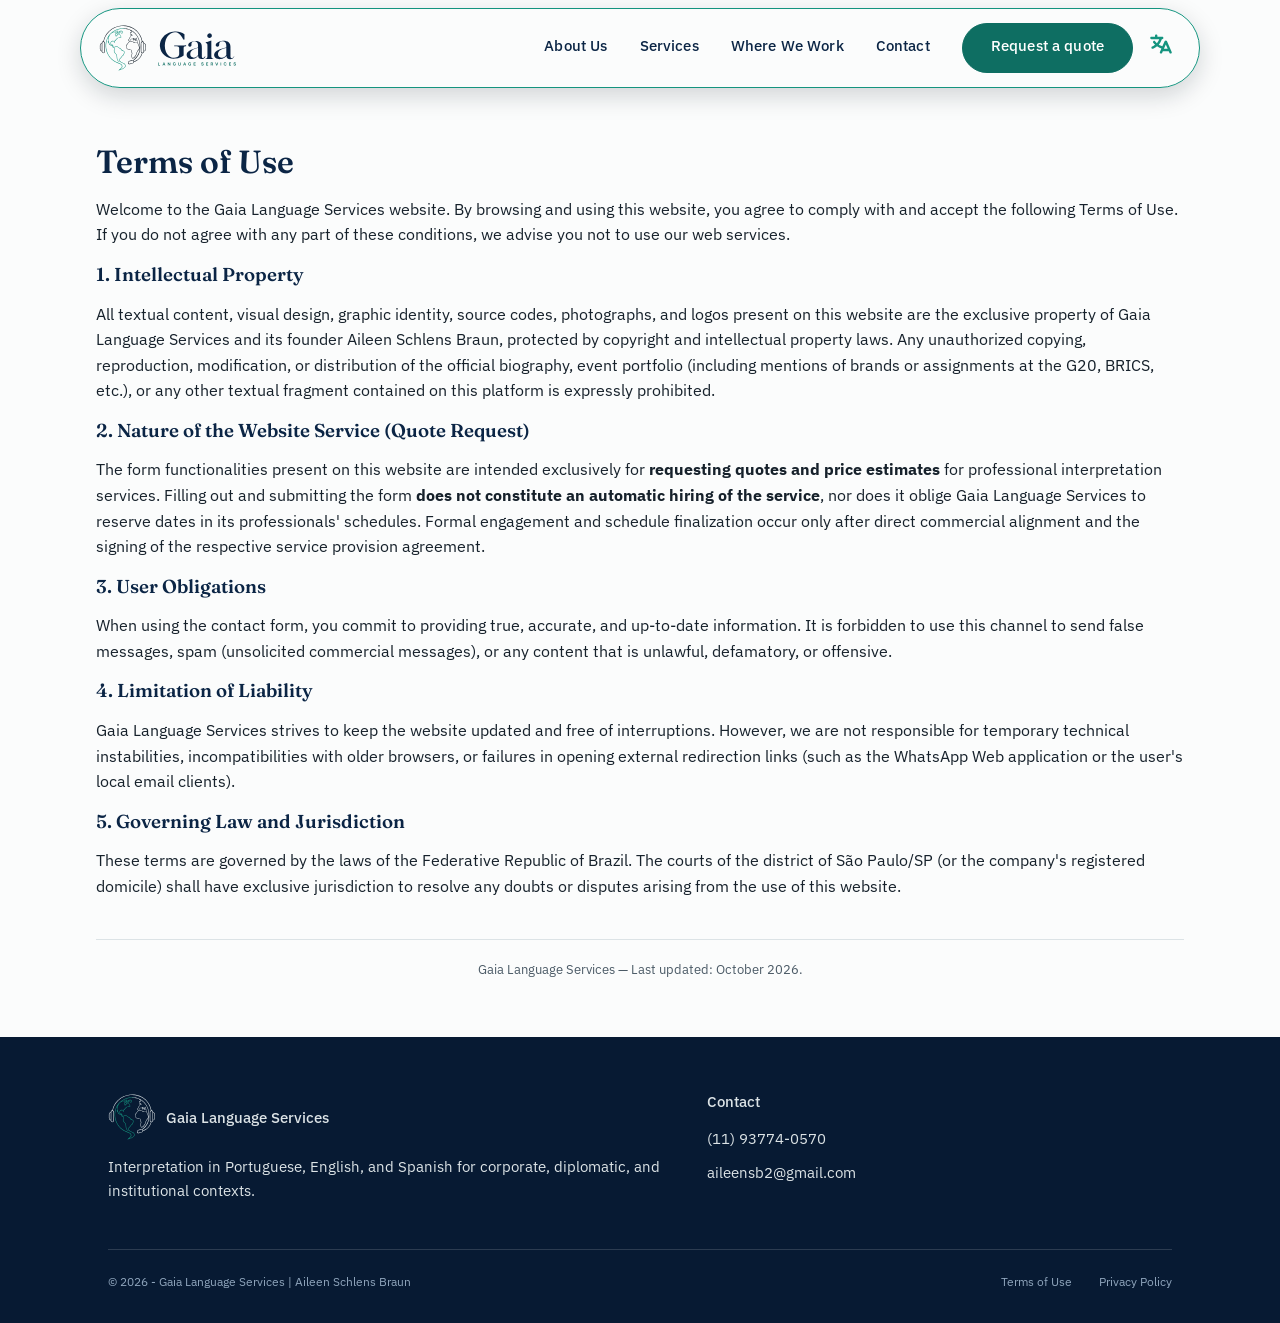
<file: terms.html>
<!DOCTYPE html>
<html lang="pt">
<head>
  <meta charset="UTF-8">
  <meta name="viewport" content="width=device-width, initial-scale=1.0">
  <title>Política de Privacidade — Gaia Language Services</title>
  <link rel="preconnect" href="https://fonts.googleapis.com">
  <link rel="preconnect" href="https://fonts.gstatic.com" crossorigin>
  <link href="https://fonts.googleapis.com/css2?family=Fraunces:opsz,wght@9..144,400;9..144,500;9..144,600;9..144,700&family=IBM+Plex+Sans:wght@400;500;600&display=swap" rel="stylesheet">
  <link rel="stylesheet" href="style.css">
  <script src="script.js" defer></script>
  <script src="languages-index.js" defer></script>
  <script src="languages-privacy.js" defer></script>
  <script src="languages-terms.js" defer></script>
</head>
<body>
  <a class="skip-link" href="#main">Pular para o conteúdo</a>

  <header class="site-header">
    <div class="header-inner">
      <a class="brand" href="index.html#top" aria-label="Gaia Language Services — início">
        <svg width="48" height="48" viewBox="0 0 380 380" fill="none" xmlns="http://www.w3.org/2000/svg">
          <path d="M152.901 367.41C159.701 361.823 166.675 357.51 172.953 351.062C181.912 341.86 185.518 329.517 173.333 320.854C165.081 314.989 155.103 312.475 145.698 308.936C128.82 302.561 113.273 293.104 99.8508 281.048C70.7774 254.474 53.5351 217.379 51.9627 178.022C50.9288 153.588 58.3608 121.556 70.7771 100.329C93.0829 62.1952 140.62 35.291 184.331 33.4219C188.237 33.6565 207.192 33.7104 209.026 34.7555C209.187 35.8497 208.765 36.2783 208.709 37.3321C207.874 37.5812 205.399 37.1045 203.732 36.9592C198.555 36.5092 192.88 36.416 187.663 36.6715C187.399 36.8566 187.132 37.0415 186.869 37.2264C184.266 37.5589 181.514 37.6228 178.882 37.909C153.547 40.6655 127.09 50.4519 107.146 66.6557C108.821 66.7354 110.563 66.9088 112.24 67.0485C117.552 63.4236 118.323 62.3555 124.496 62.9862L124.612 62.6136C122.108 54.7436 128.737 56.4533 133.411 58.3878C135.247 57.2968 136.83 55.8152 138.785 54.6823C141.811 52.9289 149.401 52.7104 151.283 56.3405C152.697 59.0669 149.203 60.6879 148.316 63.3539L148.713 63.8982C150.925 63.8051 153.965 61.4897 155.994 60.4816C161.012 57.9812 166.253 55.1326 171.7 53.7352C178.639 51.9551 190.982 57.4532 189.798 65.8922C189.309 69.3952 185.067 69.8927 183.813 72.8086C183.04 74.608 183.56 77.1457 181.705 78.3929C177.63 78.3334 174.844 67.1291 169.764 66.1497C167.953 65.8005 165.991 65.7012 164.396 66.6404C162.674 68.7563 165.353 72.3478 164.52 74.3566C162.983 78.0612 156.841 74.4832 154.978 73.4191C152.93 73.3512 151.429 73.8507 149.699 73.8961C143.056 74.0701 138.064 74.8148 132.439 78.7151C131.317 79.4133 129.408 81.682 129.456 83.1103C129.723 91.0228 136.41 85.4405 134.315 95.2488C135.599 94.1991 140.063 90.7064 140.807 89.4823C144.609 83.2263 148.723 76.1622 157.496 78.4778C160.148 79.1777 161.273 82.5366 162.371 84.97C162.59 84.946 162.809 84.9234 163.027 84.9023C170.773 84.1693 169.041 88.6336 171.129 93.8725C172.206 96.5725 176.484 98.6344 176.51 102.237C176.555 108.48 169.846 105.649 166.146 107.13C162.744 108.444 162.32 110.501 158.779 111.782C154.158 113.377 151.178 111.639 146.616 114.221C139.773 118.092 137.052 123.909 132.443 129.841C130.702 132.081 127.318 133.379 125.888 136.318C124.116 139.963 125.787 144.427 123.14 147.464C122.665 147.957 121.176 148.433 120.58 148.176C117.664 146.919 118.574 141.532 116.316 138.99C115.148 137.388 113.231 136.958 111.26 136.773C103.345 136.028 94.899 141.883 94.4314 150.17C94.2688 153.304 94.6213 156.397 96.6562 158.888C99.2833 162.104 104.125 158.217 106.273 160.982C106.661 162.979 105.912 164.783 105.197 166.617C106.809 167 108.769 167.35 110.196 168.211C115.624 171.488 110.258 176.332 115.726 179.79C122.085 183.811 124.209 179.235 129.925 177.75C138.364 175.558 148.991 177.941 155.872 183.313C158.864 185.68 161.012 188.004 164.292 190.075C167.712 192.234 170.934 192.301 173.898 195.049C177.007 197.931 176.203 202.115 179.595 204.427C184.064 207.472 189.746 208.063 194.506 211.01C198.634 213.563 201.479 216.448 202.689 221.304C203.249 223.533 203.257 225.865 202.718 228.098C201.79 231.903 199.141 235.838 197.377 239.408C195.672 242.858 194.372 246.643 191.975 249.622C189.983 252.093 186.523 253.501 184.361 255.677C181.775 258.102 180.352 262.568 177.923 265.008C171.141 271.823 162.223 278.423 165.383 289.553C169.018 302.356 186.889 304.928 196.915 311.019C203.161 314.813 208.214 318.754 210.221 326.133C211.504 330.513 210.526 336.015 208.015 339.95C199.806 352.794 181.261 359.426 167.309 363.994C163.263 365.318 157.177 366.314 152.901 367.41ZM106.87 69.4828C97.7042 72.2317 87.5086 84.1676 83.1196 92.3645C78.7178 100.904 75.6524 110.366 75.4242 120.029C75.3715 122.259 76.6869 125.498 76.253 127.365C75.2631 131.628 71.5333 138.724 74.8509 142.807L75.2358 142.884C75.8912 140.868 74.4126 136.991 76.6444 134.278C77.7908 133.789 77.1961 133.869 78.5039 134.149C79.8718 135.505 79.086 144.069 79.7563 147.277C80.7674 152.113 80.8784 154.412 83.814 158.672C89.4949 166.917 98.8101 166.608 106.287 172.034C109.877 174.639 108.319 180.27 110.476 181.684C117.167 185.811 124.582 185.291 124.68 195.619C124.716 199.368 123.411 202.517 122.298 205.974C117.072 222.204 132.097 229.94 139.686 241.126C143.132 246.205 143.118 255.721 143.524 261.648C144.076 269.338 144.931 277.439 148.225 284.503C150.163 288.657 151.477 289.99 154.456 293.089C157.076 295.814 163.037 297.985 163.962 299.962C163.766 300.882 163.986 300.455 163.018 301.134C160.054 301.325 154.163 297.616 151.861 295.562C141.406 286.234 140.744 272.256 139.658 259.249C139.204 253.819 139.381 247.995 136.652 243.023C135.177 240.334 132.453 237.543 130.223 235.493C124.185 229.94 118.175 222.499 117.606 213.887C117.475 211.553 117.705 209.213 118.288 206.949C119.653 201.569 123.857 194.387 118.668 189.459C115.988 186.914 110.171 186.609 107.65 183.981C104.635 180.835 107.199 176.792 103.221 174.149C100.146 172.105 96.7567 170.924 93.3009 169.646C82.6049 165.694 77.7196 159.222 76.4607 147.847C75.556 148.492 75.0135 149.041 73.9254 149.125C72.9375 148.66 72.3984 147.609 72.1216 146.579C69.687 137.524 69.6445 134.904 73.2668 126.732C71.1993 119.115 71.9065 112.973 74.2403 105.396C74.9338 103.143 76.176 100.387 76.7455 98.2166C74.9862 100.511 72.9803 104.58 71.6124 107.257C60.0302 129.921 53.7346 161.657 56.6935 186.83C60.0589 215.462 71.1404 243.418 90.128 265.158C94.5735 270.247 97.8469 274.038 103.277 278.38L105.047 280.038C112.7 287.309 128.758 297.141 138.439 301.565C143.009 303.619 147.671 305.464 152.409 307.09C165.643 311.696 184.821 317.207 185.416 334.208C185.793 344.974 176.075 354.264 168.15 360.135C180.045 356.834 198.283 348.991 204.781 337.999C211.469 326.684 202.273 317.816 192.766 312.862C182.021 307.263 166.011 303.953 161.953 290.839C160.374 285.888 160.88 280.509 163.353 275.939C166.314 270.431 170.766 267.692 174.666 263.145C177.183 259.981 178.804 256.526 181.58 253.53C183.43 251.533 187.446 249.663 189.01 247.62C191.442 244.447 192.951 240.035 194.808 236.442C196.27 233.298 198.461 230.188 199.314 226.812C199.68 225.37 199.343 222.822 198.88 221.428C195.655 211.717 184.137 211.898 177.018 206.894C173.711 204.57 173.677 200.106 171.108 197.299C168.795 195.053 164.915 194.742 162.303 193.043C159.896 191.477 157.379 189.515 155.263 187.469C149.42 181.817 137.97 178.681 130.202 181.115C124.748 182.825 122.328 187.044 115.491 183.091C113.378 182.009 111.341 181.079 110.494 178.779C109.705 176.637 110.331 171.366 107.859 170.52C102.561 168.706 100.434 169.385 103.363 162.491C102.018 162.887 100.146 163.499 98.8157 163.764C95.7592 162.586 93.3624 161.118 92.0267 157.787C86.3578 143.652 101.205 129.614 115.102 134.208C120.27 135.916 120.182 139.242 121.452 143.555C121.757 131.007 123.606 135.007 130.241 126.72C135.488 120.166 138.108 113.472 147.093 110.136C150.287 108.751 154.137 110.124 157.286 108.798C162.296 106.687 163.348 102.579 169.309 103.219C170.198 103.314 172.355 103.45 173.18 103.105L173.401 102.697C173.063 101.576 172.118 100.682 171.315 99.789C167.588 95.6432 166.852 93.1477 166.257 87.8332C163.905 88.0017 161.921 88.4499 160.05 86.8037C157.527 84.5851 158.087 81.0838 153.943 81.3437C151.747 81.474 149.701 82.498 148.28 84.177C146.834 85.8987 145.857 88.488 144.495 90.2481C142.167 93.2558 136.545 99.4351 132.415 97.8516C130.817 96.2959 131.506 93.924 131.884 91.9398C129.373 89.8711 126.048 88.0849 125.895 84.4767C125.604 77.5904 134.796 72.946 140.558 71.5898C146.466 70.1994 147.734 70.2003 151.906 65.2342L151.575 65.3941C147.58 67.3535 146.037 69.569 140.936 69.1881C139.399 69.0732 137.715 68.2201 136.836 68.2699C133.803 68.4416 131.975 69.2616 128.902 68.2017C125.729 67.1071 124.589 65.9722 121.143 66.0193L120.653 66.2136C113.526 69.0756 115.139 71.5547 106.87 69.4828ZM142.196 56.5857C138.21 58.0266 137.182 60.3106 133.629 61.21C132.251 61.5589 128.626 58.9819 127.126 59.9848C126.856 62.5427 130.127 66.0595 133.202 65.6127C139.598 64.3351 139.4 66.7043 145.533 65.8567C144.151 59.7571 147.753 60.5408 148.018 57.4102C147.072 56.4524 143.575 56.4413 142.196 56.5857ZM175.073 56.71C167.786 57.5836 157.351 61.715 152.933 67.8211C152.164 68.8831 150.502 70.1561 149.448 70.9547C155.391 70.1013 157.008 70.6623 162.122 74.0502C160.436 70.4971 158.963 67.389 162.454 64.3025C170.646 59.4337 177.804 66.1544 180.065 74.0077C180.409 72.9302 180.826 71.4548 181.414 70.534C182.843 68.2957 188.146 66.1005 186.3 62.8863C184.271 59.3514 179.154 56.3895 175.073 56.71Z" fill="var(--teal-soft)"/>
          <path d="M34.0767 137.37C42.16 97.6749 65.6118 62.7858 99.3173 40.3131C133.572 17.1094 179.942 6.59412 220.528 14.7237C261.813 22.9933 296.782 43.4821 320.243 78.9759C333.444 98.949 338.972 114.326 344.085 137.404C352.505 138.219 355.522 143.256 356.811 150.85C377.228 156.947 371.416 179.667 372.172 195.839C372.699 207.081 366.494 213.971 356.515 217.69C355.622 226.427 352.311 230.207 343.452 231.164C334.086 264.1 310.065 290.871 276.916 300.891C275.908 304.427 273.907 309.844 270.213 311.139C262.033 313.992 252.482 316.772 243.948 318.431C228.289 321.469 224.275 298.623 236.94 294.196C243.787 291.803 262.264 286.383 268.587 288.053C293.679 270.179 315.122 241.293 320.076 210.457C320.89 205.395 322.206 193.423 322.13 188.408L321.848 188.167C319.44 197.446 317.732 202.932 311.149 210.596C308.307 213.802 305.105 217.177 303.195 221.026C300.954 225.535 298.464 231.756 297.573 236.689C295.736 246.839 291.374 252.704 284.764 260.323C281.331 264.284 278.181 268.652 273.342 271.298C268.809 274.066 263.764 274.04 260.967 268.775C257.416 262.096 255.403 252.473 257.234 244.94C259.666 238.173 262.223 232.784 258.544 225.735C257.788 224.288 256.018 220.222 255.966 218.806C255.717 211.935 256.847 206.958 248.48 204.613C244.924 203.616 240.942 204.003 237.245 203.792C228.725 203.701 221.624 199.97 217.182 192.617C213.447 186.099 213.134 180.19 214.68 173.028C216.637 163.949 221.442 161.167 226.37 154.569C230.577 148.932 229.546 145.294 237.438 141.015C245.87 136.443 255.093 133.411 264.825 135.616C269.841 136.849 270.139 139.591 273.06 142.799C274.921 144.842 280.742 146.771 283.475 147.338C289.455 138.311 291.116 144.992 299.48 145.87C301.721 144.901 303.763 143.899 304.534 141.305C308.999 126.225 296.551 138.052 291.951 130.193C290.782 128.191 290.135 125.788 290.624 123.567C291.693 119.33 296.243 119.893 298.557 117.95C298.399 117.186 296.536 115.34 295.686 113.49L295.259 113.29C293.914 114.917 294.025 114.964 291.933 115.523L291.482 116.078C291.781 118.041 292.757 119.145 291.427 120.868C290.451 122.132 289.083 122.819 289.2 124.615C289.358 127.073 291.11 129.884 289.786 132.097C284.492 134.992 281.887 111.678 271.077 114.335L270.775 114.823C272.105 118.289 282.037 120.652 278.457 127.658C277.683 129.169 277.487 129.973 275.923 130.874C272.633 131.131 273.509 127.147 272.483 126.028C270.93 124.33 264.028 118.992 261.91 119.218C246.834 120.824 253.692 133.295 239.428 137.266C233.258 134.734 228.679 138.563 229.297 127.388C229.405 125.435 229.944 123.04 231.702 121.811C236.726 118.697 239.744 123.192 241.962 116.07C240.895 113.623 237.913 111.088 238.437 108.625C238.912 106.379 243.462 105.479 244.982 104.086C247.798 101.123 247.762 97.4071 250.598 94.1469L250.563 93.7233C250.074 87.7611 254.035 87.0064 253.264 84.2033C251.524 83.4053 246.746 85.3506 245.263 81.6161C244.443 79.5466 245.158 77.2957 245.756 75.2751C243.831 68.84 245.176 65.0097 252.705 66.5962C253.9 66.8481 256.405 67.6878 257.187 66.3094C257.788 65.177 257.36 62.8435 256.801 61.7124C251.902 52.4798 242.395 47.0786 233.135 43.7771C217.288 38.1284 203.304 36.9504 186.869 37.2228C187.133 37.038 187.399 36.8531 187.663 36.6679C192.881 36.4125 198.555 36.5056 203.732 36.9556C205.399 37.101 207.875 37.5776 208.71 37.3286C208.765 36.2748 209.187 35.8462 209.026 34.7519C207.192 33.7069 188.237 33.653 184.332 33.4183C188.633 32.7908 195.497 33.0035 199.853 33.2379C225.936 34.7563 251.02 43.8017 272.07 59.2799C300.06 80.1325 318.866 112.787 323.867 147.255C325.396 158.566 326.108 169.971 325.994 181.384C325.944 212.587 321.013 235.291 301.897 260.868C295.888 268.904 280.59 285.603 272.006 289.975C274.78 292.641 275.597 293.566 276.541 297.305C282.655 294.598 287.187 293.074 293.17 289.726C313.642 278.265 328.279 260.815 336.658 238.918C337.508 236.694 338.908 232.641 339.875 230.646C333.479 227.999 331.168 223.215 331.162 216.548C331.136 195 331.065 173.437 331.194 151.89C331.241 145.027 333.711 140.907 339.992 137.937C333.324 100.694 311.89 65.8028 280.71 44.1366C247.074 20.5289 205.417 11.2995 164.958 18.4904C122.704 26.1767 85.771 48.2355 61.2129 83.8567C52.5885 96.1468 45.9545 109.719 41.5553 124.074C40.2293 128.265 39.0841 134.222 37.7818 137.832C41.6842 139.446 44.5813 141.169 46.2987 145.353C46.8302 146.648 47.3013 149.892 47.3317 151.341C47.5681 162.553 47.4056 173.903 47.3912 185.113L47.3862 206.796C47.3871 210.738 47.8497 220.072 46.3447 223.363C44.8195 226.709 41.9988 229.289 38.5315 230.512C31.9081 232.878 24.8578 229.342 22.7959 222.645C22.2603 220.906 22.118 219.55 21.9961 217.765C5.07275 212.111 6.96708 199.232 7.15312 184.334C7.2331 177.924 6.35829 168.829 8.47177 162.879C10.2615 157.979 13.9014 153.976 18.6094 151.728C19.7534 151.193 20.6268 150.852 21.8657 150.556C23.0473 142.627 25.865 138.862 34.0767 137.37ZM241.147 109.399C245.911 114.936 247.2 120.952 238.3 123.14C235.247 123.89 232.657 123 232.323 127.271C232.15 129.316 232.42 130.525 232.953 132.461C234.028 133.627 234.743 133.071 236.261 132.679L239.688 134.26C246.371 131.149 245.079 129.626 248.483 123.874C251.146 119.377 259.768 114.77 264.936 116.741C267.711 117.71 272.132 121.761 274.393 123.897C274.997 124.466 276.145 126.356 277.018 127.286C275.577 121.805 273.784 121.581 269.463 118.301C266.776 116.261 266.674 111.625 270.696 111.16C278.621 110.362 284.489 117.848 286.027 124.757C286.979 121.895 287.167 121.281 289.326 119.031C288.013 114.883 287.568 113.331 292.408 112.313C293.149 111.177 294.989 108.478 296.392 109.819C297.547 111.098 301.505 116.577 301.566 117.906C301.836 123.66 293.108 120.125 293.375 125.189C293.961 134.043 301.932 128.069 304.88 130.189C307.642 132.175 308.433 143.427 305.513 146.096C299.184 151.883 293.993 147.395 288.468 145.422C287.41 147.138 286.095 149.68 283.973 150.153C281.061 150.803 275.178 148.192 272.685 146.675C270.333 145.244 269.079 143.078 267.503 141.078C264.447 137.201 256.461 137.949 252.049 138.851C245.313 140.23 237.432 143.044 233.225 148.903C231.605 151.158 230.269 155.212 228.884 156.964C227.096 159.22 224.709 161.67 222.81 163.993C218.609 169.133 216.101 177.241 217.502 183.803C218.512 188.542 221.398 194.028 225.555 196.77C228.101 198.374 230.844 199.743 233.929 200.13C242.788 201.242 255.617 198.567 258.804 210.081C259.511 212.637 258.901 216.826 259.499 218.962C261.008 224.053 263.636 226.91 263.829 232.499C264.011 237.765 262.25 239.964 260.709 245.014C258.681 251.658 260.668 264.393 265.883 269.373C266.507 269.971 268.285 270.003 269.07 269.71C276.816 266.804 286.303 252.996 290.92 246.376C292.455 244.174 294.4 235.38 294.983 233.134C295.888 229.661 297.078 226.269 298.546 222.993C304.168 210.503 314.917 204.964 317.92 190.832C319.938 181.339 316.842 182.827 313.036 175.069C310.607 170.121 309.585 163.069 307.534 157.859C306.333 154.3 303.681 151.899 303.863 149.339C304.405 148.462 304.033 148.74 304.979 148.437C310.516 149.531 313.232 167.943 315.438 172.562C317.307 176.472 320.387 179.044 321.594 183.112C321.717 183.632 322.109 184.74 322.273 185.27C322.092 172.898 321.898 159.335 320.038 147.055C315.86 119.475 301.915 92.5183 282.037 72.9896C277.024 68.066 260.624 55.0192 254.51 53.0431L254.808 53.492C255.664 54.7476 257.126 55.9008 257.882 57.2024C260.964 62.4981 263.395 71.3206 253.716 69.8552C252.043 69.6017 250.329 68.4542 248.867 69.1462C248.554 69.5426 247.968 70.3558 248.058 70.8477C248.571 73.5562 247.994 78.2097 248.589 80.6941C253.27 83.5711 260.114 72.4878 262.303 85.2278C262.578 86.8216 266.791 89.2016 263.22 92.9868C258.667 97.5498 251.817 92.8722 250.3 101.154C249.555 105.208 244.906 107.701 241.147 109.399ZM345.819 227.055C354.169 224.038 352.554 217.122 352.593 209.703L352.625 191.743L352.552 165.127C352.537 160.35 353.026 151.748 351.804 147.161C350.791 143.351 346.308 141.18 342.207 141.627C333.262 143.946 335.22 154.465 335.228 161.878L335.217 182.087L335.234 206.001C335.243 210.717 335.041 216.011 335.592 220.643C336.157 225.412 341.539 227.612 345.819 227.055ZM256.259 82.0128C255.599 84.0266 257.07 85.6386 257.064 87.501C257.058 88.7396 255.491 90.4084 255.637 91.9775L255.907 92.3739C257.067 92.3138 258.227 92.2699 259.39 92.2427C260.477 91.5744 260.829 91.4856 261.394 90.4104C261.438 89.315 261.21 88.8243 260.366 88.0075C257.896 85.6213 260.583 81.8505 256.259 82.0128ZM17.0054 210.764C18.772 211.9 20.2582 212.827 22.0954 213.837C21.5985 208.778 22.0154 200.418 21.9422 195.11C21.7597 181.853 22.1619 168.252 21.9554 155.022L21.5347 154.738C15.685 157.535 11.5163 161.886 11.4234 168.758C11.281 179.264 11.1958 189.928 11.5107 200.429C11.6326 204.502 13.9315 208.184 17.0054 210.764ZM356.492 154.605L356.51 192.448C356.536 198.294 356.923 208.554 356.512 213.868C358.774 212.598 361.235 211.351 363.142 209.611C369.084 203.158 368.469 195.635 368.19 187.31C367.701 172.823 371.621 162.44 356.492 154.605ZM263.794 291.012C257.384 292.497 251.003 294.044 244.625 295.664C240.564 296.695 237.444 297.533 234.714 301.049C231.553 305.118 233.41 311.338 237.728 313.717C239.155 314.49 240.555 314.686 242.181 314.933C246.257 314.525 251.539 312.75 255.734 311.651C262.399 309.905 273.306 308.455 272.911 299.276C272.729 295.078 268.247 290.681 263.794 291.012ZM33.0656 141.58C28.783 142.648 26.4943 145.372 26.2652 149.818C26.0391 154.214 26.1381 158.602 26.1387 163.002L26.1375 185.15L26.1384 206.888C26.1378 212.945 24.5203 223.199 30.6891 226.197C32.872 227.258 34.7745 227.324 37.1001 226.949C39.5596 225.702 41.7363 223.973 42.7011 221.293C43.6887 218.549 43.5973 159.004 43.2533 152.218C43.1637 150.452 43.0591 147.949 42.2308 146.375C41.0654 144.161 38.8485 142.475 36.4561 141.796C35.3033 141.47 34.2477 141.463 33.0656 141.58Z" fill="var(--ink)"/>
        </svg>
        <svg width="80" height="35" viewBox="0 0 640 280" fill="none" xmlns="http://www.w3.org/2000/svg">
          <path fill-rule="evenodd" clip-rule="evenodd" d="M528.09 78.047C562.386 76.5544 589.702 92.1302 587.788 129.68C587.528 134.81 587.809 141.63 587.809 146.912L587.815 191.456C587.822 195.664 587.365 208.166 589.337 211.306C596.737 222.718 609.147 213.529 614.339 205.087C614.882 204.207 616.714 202.431 617.839 202.767C618.221 206.064 612.302 213.816 610.032 216.297C599.013 228.346 573.849 228.516 562.276 217.303C557.245 212.428 555.03 205.273 554.976 198.251C554.668 198.671 554.353 199.089 554.039 199.505C543.792 213.026 528.51 222.645 511.622 224.679C496.898 226.452 481.165 225.442 468.99 216.2C463.101 211.261 459.29 205.84 457.561 198.241C455.629 189.608 457.181 180.561 461.877 173.065C477.066 148.936 527.728 137.324 554.501 131.306C554.217 125.19 554.474 118.421 554.186 112.245C553.257 92.2922 541.362 80.5998 521.155 82.05C505.145 83.1994 496.3 91.4151 497.578 108.234C498.812 116.869 493.589 125.867 484.132 125.821C467.281 125.741 466.881 108.06 476.243 98.4289C489.874 84.4086 509.582 79.0505 528.09 78.047ZM554.357 135.861C553.879 135.726 553.749 135.627 553.284 135.785C525.059 140.58 483.178 154.374 488.722 191.018C489.655 197.197 492.55 202.492 496.99 206.849C503.361 212.426 510.884 214.279 519.224 213.726C534.088 212.739 546.39 203.322 554.559 191.411C554.022 176.047 554.709 160.394 554.398 145.001C554.371 143.615 554.634 136.722 554.357 135.861Z" fill="var(--navy)"/>
          <path fill-rule="evenodd" clip-rule="evenodd" d="M304.577 79.3683C318.367 78.8254 332.616 81.0969 343.779 89.7277C359.676 102.02 358.894 120.535 358.914 138.598L358.887 183.034C358.876 190.547 358.532 198.521 359.13 205.945C359.636 212.205 362.318 215.366 368.259 216.034C376.605 216.974 382.509 203.163 386.398 202.575L386.723 203.123C386.593 204.596 385.8 205.75 385.171 207.031C380.013 217.623 372.132 223.688 360.21 224.544C341.08 225.918 330.251 217.823 328.737 198.681C313.435 217.357 295.25 227.171 270.663 224.314C261.675 223.269 255.346 220.883 248.195 215.331C242.66 210.758 239.274 204.757 237.752 197.779C235.79 188.931 237.476 179.666 242.43 172.077C253.71 154.547 281.96 144.802 301.281 139.073C309.746 136.564 320.021 133.632 328.658 131.754C327.978 126.209 328.358 117.037 327.992 110.347C326.656 85.7892 302.69 75.8961 282.826 88.2882C276.237 92.3998 275.183 101.996 275.803 109.399C276.731 117.165 272.617 125.403 264.007 125.731C247.106 126.374 246.885 108.4 255.936 98.8791C268.892 85.2527 286.526 80.4869 304.27 79.4093C304.373 79.3957 304.475 79.382 304.577 79.3683ZM328.48 136.257C327.835 135.956 328.149 135.972 327.527 136.097C299.942 141.331 261.308 155.774 266.857 191.633C267.718 197.195 270.871 202.806 274.908 206.727C293.037 221.39 318.172 209.239 328.532 191.212L328.484 154.89C328.495 150.091 328.87 140.733 328.48 136.257Z" fill="var(--navy)"/>
          <path d="M434.398 76.258C435.034 77.0816 434.683 98.3205 434.676 101.237L434.686 168.469C434.699 180.58 434.659 192.679 434.812 204.875C434.891 211.028 437.222 217.737 443.531 220.401C445.278 221.139 449.062 221.338 450.597 222.752L450.518 223.266C446.382 223.972 433.903 223.765 429.224 223.773C415.237 223.853 401.247 223.792 387.258 223.591L386.984 223.214C386.96 222.789 386.828 222.345 387.374 222.217C397.19 219.924 402.636 217.127 403.34 205.927C403.743 199.475 403.613 192.007 403.613 184.963L403.582 122.702C403.555 112.431 405.554 97.1632 391.685 95.2013C390.311 95.0068 388.205 95.1705 387.173 94.4572L387.326 93.756C389.155 92.3065 398.749 89.2333 401.395 88.1857C412.011 83.9816 423.878 80.4251 434.398 76.258Z" fill="var(--navy)"/>
          <path d="M141.252 4.18766C143.016 3.92373 150.701 4.00509 152.673 4.03825C176.584 4.38258 199.873 11.7201 219.665 25.1457C220.079 29.6187 219.791 35.3132 219.811 39.841C219.852 49.5677 219.705 59.2233 220.101 68.9513C216.884 68.9941 213.541 69.1051 210.346 68.8224C200.638 47.2614 183.665 20.9424 160.94 12.5295C120.387 -2.48483 83.2696 34.2087 70.539 69.8722C59.6108 100.486 59.3641 137.645 72.1865 167.7C81.8306 188.929 93.9814 201.627 115.467 211.057C134.874 219.575 175.116 214.991 177.333 188.543C178.586 173.604 176.642 153.943 177.432 138.461C177.767 131.885 173.581 126.805 167.317 124.573C159.721 122.413 145.606 121.684 137.726 122.596L137.641 115.105C155.907 115.422 174.888 115.119 193.21 115.126C205.552 115.131 220.657 115.521 232.73 114.983C232.91 117.382 232.919 119.947 232.966 122.365C232.695 122.363 232.423 122.365 232.152 122.368C225.078 122.456 214.853 123.3 213.605 132.543C212.676 139.431 213.143 147.573 213.143 154.636C213.099 168.616 213.126 182.597 213.223 196.577C191.223 211.776 177.815 217.584 150.961 220.653C87.4989 227.904 28.7718 190.117 23.3017 122.755C21.2254 95.9477 29.928 69.4199 47.4795 49.0549C64.1933 29.4682 88.7354 14.8431 113.603 8.47282C123.461 5.94779 131.205 4.99722 141.252 4.18766Z" fill="var(--navy)"/>
          <path d="M417.548 19.0802C427.631 17.5764 437.04 24.4943 438.616 34.5705C440.188 44.6466 433.338 54.1054 423.279 55.7511C413.114 57.4135 403.544 50.4789 401.951 40.3019C400.362 30.125 407.362 20.5995 417.548 19.0802Z" fill="var(--navy)"/>
          <path d="M363.505 250.938C365.26 250.938 366.797 251.244 368.117 251.855C369.445 252.459 370.488 253.3 371.244 254.379C372.001 255.449 372.391 256.681 372.415 258.073H368.105C367.993 257.019 367.518 256.198 366.681 255.61C365.852 255.023 364.772 254.729 363.444 254.729C362.511 254.729 361.71 254.87 361.042 255.151C360.374 255.433 359.863 255.815 359.509 256.298C359.155 256.781 358.973 257.332 358.965 257.952C358.965 258.467 359.082 258.915 359.315 259.293C359.557 259.671 359.883 259.993 360.293 260.259C360.703 260.516 361.158 260.733 361.657 260.91C362.156 261.087 362.66 261.237 363.167 261.357L365.485 261.937C366.419 262.154 367.317 262.448 368.178 262.818C369.047 263.189 369.824 263.655 370.508 264.219C371.2 264.782 371.747 265.462 372.149 266.259C372.552 267.056 372.754 267.99 372.754 269.061C372.754 270.509 372.383 271.785 371.643 272.888C370.902 273.982 369.831 274.84 368.431 275.46C367.038 276.072 365.352 276.377 363.372 276.377C361.448 276.377 359.778 276.079 358.361 275.483C356.953 274.888 355.851 274.019 355.054 272.876C354.265 271.733 353.838 270.34 353.773 268.698H358.181C358.245 269.559 358.511 270.276 358.978 270.848C359.444 271.419 360.052 271.845 360.801 272.127C361.557 272.409 362.402 272.55 363.336 272.55C364.31 272.55 365.163 272.405 365.896 272.115C366.636 271.817 367.215 271.407 367.634 270.884C368.052 270.353 368.266 269.733 368.274 269.024C368.266 268.381 368.077 267.849 367.707 267.431C367.337 267.004 366.817 266.65 366.149 266.368C365.489 266.078 364.716 265.82 363.831 265.595L361.018 264.871C358.981 264.348 357.372 263.555 356.188 262.492C355.013 261.422 354.426 260.001 354.426 258.23C354.426 256.774 354.82 255.497 355.608 254.402C356.405 253.308 357.488 252.459 358.856 251.855C360.225 251.244 361.774 250.938 363.505 250.938Z" fill="var(--teal)"/>
          <path d="M621.813 250.938C623.568 250.938 625.106 251.244 626.426 251.855C627.754 252.459 628.796 253.3 629.553 254.379C630.309 255.449 630.699 256.681 630.724 258.073H626.414C626.301 257.019 625.826 256.198 624.989 255.61C624.16 255.023 623.081 254.729 621.753 254.729C620.819 254.729 620.019 254.87 619.351 255.151C618.683 255.433 618.172 255.815 617.817 256.298C617.463 256.781 617.282 257.332 617.273 257.952C617.273 258.467 617.391 258.915 617.624 259.293C617.865 259.671 618.191 259.993 618.602 260.259C619.012 260.516 619.467 260.733 619.966 260.91C620.465 261.087 620.969 261.237 621.476 261.357L623.794 261.937C624.728 262.154 625.625 262.448 626.486 262.818C627.356 263.189 628.132 263.655 628.816 264.219C629.508 264.782 630.056 265.462 630.458 266.259C630.86 267.056 631.062 267.99 631.062 269.061C631.062 270.509 630.692 271.785 629.951 272.888C629.211 273.982 628.14 274.84 626.739 275.46C625.347 276.072 623.661 276.377 621.681 276.377C619.757 276.377 618.087 276.079 616.67 275.483C615.262 274.888 614.159 274.019 613.362 272.876C612.573 271.733 612.146 270.34 612.082 268.698H616.489C616.554 269.559 616.819 270.276 617.286 270.848C617.753 271.419 618.361 271.845 619.109 272.127C619.866 272.409 620.711 272.55 621.645 272.55C622.618 272.55 623.472 272.405 624.204 272.115C624.944 271.817 625.524 271.407 625.942 270.884C626.361 270.353 626.575 269.733 626.583 269.024C626.575 268.381 626.386 267.849 626.016 267.431C625.645 267.004 625.126 266.65 624.458 266.368C623.798 266.078 623.025 265.82 622.14 265.595L619.326 264.871C617.29 264.348 615.68 263.555 614.497 262.492C613.322 261.422 612.734 260.001 612.734 258.23C612.734 256.774 613.128 255.497 613.917 254.402C614.714 253.308 615.797 252.459 617.165 251.855C618.533 251.244 620.083 250.938 621.813 250.938Z" fill="var(--teal)"/>
          <path d="M174.421 267.054C174.421 268.084 174.646 269.002 175.097 269.807C175.555 270.611 176.199 271.243 177.028 271.702C177.857 272.153 178.84 272.379 179.975 272.379C181.11 272.379 182.092 272.153 182.921 271.702C183.758 271.243 184.402 270.612 184.853 269.807C185.303 269.002 185.528 268.084 185.528 267.054V251.273H190.008V267.429C190.008 269.199 189.59 270.757 188.753 272.101C187.924 273.445 186.756 274.495 185.251 275.252C183.746 276.001 181.987 276.375 179.975 276.375C177.954 276.375 176.192 276.001 174.687 275.252C173.181 274.495 172.014 273.445 171.185 272.101C170.356 270.757 169.941 269.199 169.941 267.429V251.273H174.421V267.054Z" fill="var(--teal)"/>
          <path d="M138.649 250.938C140.018 250.938 141.293 251.139 142.477 251.541C143.66 251.935 144.71 252.499 145.628 253.231C146.554 253.964 147.315 254.834 147.91 255.84C148.506 256.846 148.896 257.957 149.081 259.172H144.518C144.316 258.52 144.039 257.936 143.685 257.421C143.338 256.898 142.92 256.451 142.429 256.081C141.946 255.711 141.39 255.433 140.763 255.248C140.135 255.055 139.45 254.958 138.71 254.958C137.382 254.958 136.198 255.292 135.16 255.96C134.122 256.628 133.305 257.61 132.709 258.906C132.121 260.194 131.828 261.764 131.828 263.615C131.828 265.483 132.121 267.064 132.709 268.36C133.297 269.656 134.114 270.642 135.16 271.318C136.207 271.986 137.422 272.32 138.807 272.32C140.062 272.32 141.149 272.079 142.066 271.596C142.992 271.113 143.704 270.428 144.203 269.543C144.68 268.689 144.927 267.695 144.948 266.562H139.253V263.06H149.286V266.03C149.286 268.147 148.836 269.978 147.935 271.523C147.033 273.069 145.793 274.261 144.216 275.098C142.638 275.927 140.827 276.341 138.782 276.341C136.504 276.341 134.504 275.83 132.781 274.808C131.067 273.777 129.727 272.316 128.761 270.425C127.803 268.525 127.324 266.271 127.324 263.663C127.324 261.667 127.606 259.884 128.169 258.314C128.74 256.745 129.537 255.413 130.56 254.318C131.582 253.216 132.782 252.378 134.158 251.807C135.535 251.227 137.032 250.938 138.649 250.938Z" fill="var(--teal)"/>
          <path d="M261.653 250.938C263.022 250.938 264.297 251.139 265.48 251.541C266.664 251.935 267.714 252.499 268.632 253.231C269.557 253.964 270.318 254.834 270.914 255.84C271.51 256.846 271.9 257.957 272.085 259.172H267.521C267.32 258.52 267.043 257.936 266.688 257.421C266.342 256.898 265.924 256.451 265.433 256.081C264.95 255.711 264.394 255.433 263.767 255.248C263.139 255.055 262.454 254.958 261.714 254.958C260.386 254.958 259.202 255.292 258.164 255.96C257.126 256.628 256.309 257.61 255.713 258.906C255.125 260.194 254.832 261.764 254.832 263.615C254.832 265.483 255.125 267.064 255.713 268.36C256.3 269.656 257.118 270.642 258.164 271.318C259.21 271.986 260.426 272.32 261.811 272.32C263.066 272.32 264.153 272.079 265.07 271.596C265.996 271.113 266.708 270.428 267.207 269.543C267.684 268.689 267.931 267.695 267.952 266.562H262.257V263.06H272.29V266.03C272.29 268.147 271.84 269.978 270.938 271.523C270.037 273.069 268.797 274.261 267.22 275.098C265.642 275.927 263.831 276.341 261.786 276.341C259.508 276.341 257.508 275.83 255.785 274.808C254.071 273.777 252.731 272.316 251.765 270.425C250.807 268.525 250.328 266.271 250.328 263.663C250.328 261.667 250.609 259.884 251.173 258.314C251.744 256.745 252.541 255.413 253.563 254.318C254.586 253.216 255.786 252.378 257.162 251.807C258.538 251.227 260.036 250.938 261.653 250.938Z" fill="var(--teal)"/>
          <path d="M545.114 250.938C546.491 250.938 547.771 251.13 548.954 251.517C550.137 251.903 551.192 252.471 552.117 253.22C553.043 253.96 553.804 254.87 554.399 255.948C555.003 257.019 555.397 258.242 555.582 259.618H551.066C550.938 258.878 550.701 258.222 550.354 257.65C550.008 257.071 549.578 256.58 549.062 256.178C548.547 255.775 547.96 255.474 547.3 255.272C546.648 255.063 545.943 254.958 545.187 254.958C543.842 254.958 542.652 255.297 541.613 255.973C540.575 256.641 539.761 257.622 539.174 258.918C538.586 260.206 538.293 261.78 538.293 263.64C538.293 265.531 538.586 267.125 539.174 268.421C539.769 269.709 540.583 270.683 541.613 271.343C542.652 271.995 543.839 272.32 545.175 272.32C545.915 272.32 546.607 272.223 547.251 272.03C547.903 271.829 548.487 271.536 549.002 271.149C549.525 270.763 549.964 270.288 550.318 269.725C550.68 269.161 550.93 268.517 551.066 267.793L555.582 267.816C555.413 268.992 555.047 270.095 554.483 271.125C553.928 272.155 553.199 273.065 552.298 273.854C551.396 274.634 550.342 275.246 549.135 275.688C547.927 276.123 546.587 276.341 545.114 276.341C542.941 276.341 541.001 275.838 539.295 274.832C537.589 273.826 536.244 272.372 535.262 270.473C534.28 268.573 533.789 266.296 533.789 263.64C533.789 260.975 534.284 258.697 535.274 256.806C536.264 254.906 537.613 253.452 539.319 252.446C541.026 251.44 542.957 250.938 545.114 250.938Z" fill="var(--teal)"/>
          <path d="M13.4795 272.246H24.3701V276.001H9V251.273H13.4795V272.246Z" fill="var(--teal)"/>
          <path fill-rule="evenodd" clip-rule="evenodd" d="M66.8545 276.001H62.0732L60.0244 269.903H50.7285L48.6836 276.001H43.9023L52.6074 251.273H58.1377L66.8545 276.001ZM51.9355 266.306H58.8154L55.4688 256.345H55.2764L51.9355 266.306Z" fill="var(--teal)"/>
          <path d="M102.081 268.129H102.299V251.273H106.754V276.001H102.77L91.1182 259.157H90.9131V276.001H86.4336V251.273H90.4424L102.081 268.129Z" fill="var(--teal)"/>
          <path fill-rule="evenodd" clip-rule="evenodd" d="M232.542 276.001H227.761L225.712 269.903H216.416L214.371 276.001H209.59L218.295 251.273H223.825L232.542 276.001ZM217.623 266.306H224.503L221.156 256.345H220.964L217.623 266.306Z" fill="var(--teal)"/>
          <path d="M309.023 255.028H297.421V261.741H308.19V265.496H297.421V272.246H309.12V276.001H292.941V251.273H309.023V255.028Z" fill="var(--teal)"/>
          <path d="M409.152 255.028H397.55V261.741H408.319V265.496H397.55V272.246H409.249V276.001H393.07V251.273H409.152V255.028Z" fill="var(--teal)"/>
          <path fill-rule="evenodd" clip-rule="evenodd" d="M439.312 251.273C441.211 251.273 442.805 251.604 444.093 252.264C445.389 252.924 446.367 253.849 447.027 255.04C447.695 256.223 448.029 257.604 448.029 259.182C448.029 260.767 447.691 262.144 447.015 263.312C446.347 264.47 445.36 265.368 444.057 266.004C443.904 266.077 443.747 266.145 443.586 266.21L448.935 276.001H443.937L439.076 266.945H434.519V276.001H430.039V251.273H439.312ZM434.519 263.227H438.647C439.758 263.227 440.668 263.073 441.376 262.768C442.084 262.454 442.608 261.999 442.946 261.403C443.292 260.8 443.465 260.059 443.465 259.182C443.465 258.305 443.292 257.556 442.946 256.937C442.6 256.309 442.073 255.834 441.364 255.512C440.656 255.182 439.743 255.017 438.624 255.017H434.519V263.227Z" fill="var(--teal)"/>
          <path d="M477.588 270.736H477.841L484.265 251.273H489.19L480.474 276.001H474.943L466.238 251.273H471.152L477.588 270.736Z" fill="var(--teal)"/>
          <path d="M513.245 276.001H508.766V251.273H513.245V276.001Z" fill="var(--teal)"/>
          <path d="M592.086 255.028H580.483V261.741H591.253V265.496H580.483V272.246H592.183V276.001H576.004V251.273H592.086V255.028Z" fill="var(--teal)"/>
        </svg>

      </a>
      <nav class="primary-nav" aria-label="Navegação principal">
        <a href="index.html#quem-somos" data-i18n="nav_quem_somos"></a>
        <a href="index.html#servicos" data-i18n="nav_servicos"></a>
        <a href="index.html#onde-atendemos" data-i18n="nav_onde_atendemos"></a>
        <a href="#contato" data-i18n="nav_contato"></a>
        <a class="btn-primary" href="index.html#orcamento" data-i18n="nav_orcamento"></a>
      </nav>

      <details class="mobile-menu" name="mobile-nav">
        <summary>
          <div class="menu-icon">
            <svg width="24" height="24" viewBox="0 0 30 30" fill="none" xmlns="http://www.w3.org/2000/svg">
              <path d="M4.5 7.5C4.5 6.67031 5.17031 6 6 6H24C24.8297 6 25.5 6.67031 25.5 7.5C25.5 8.32969 24.8297 9 24 9H6C5.17031 9 4.5 8.32969 4.5 7.5ZM4.5 15C4.5 14.1703 5.17031 13.5 6 13.5H24C24.8297 13.5 25.5 14.1703 25.5 15C25.5 15.8297 24.8297 16.5 24 16.5H6C5.17031 16.5 4.5 15.8297 4.5 15ZM25.5 22.5C25.5 23.3297 24.8297 24 24 24H6C5.17031 24 4.5 23.3297 4.5 22.5C4.5 21.6703 5.17031 21 6 21H24C24.8297 21 25.5 21.6703 25.5 22.5Z" fill="var(--teal-soft)"/>
            </svg>

            <svg width="24" height="24" viewBox="0 0 30 30" fill="none" xmlns="http://www.w3.org/2000/svg">
              <path d="M8.58242 6.44414C7.99648 5.8582 7.04492 5.8582 6.45898 6.44414C5.87305 7.03008 5.87305 7.98164 6.45898 8.56758L12.8996 15.0035L6.46367 21.4441C5.87773 22.0301 5.87773 22.9816 6.46367 23.5676C7.04961 24.1535 8.00117 24.1535 8.58711 23.5676L15.023 17.127L21.4637 23.5629C22.0496 24.1488 23.0012 24.1488 23.5871 23.5629C24.173 22.977 24.173 22.0254 23.5871 21.4395L17.1465 15.0035L23.5824 8.56289C24.1684 7.97695 24.1684 7.02539 23.5824 6.43945C22.9965 5.85352 22.0449 5.85352 21.459 6.43945L15.023 12.8801L8.58242 6.44414Z" fill="var(--teal-soft)"/>
            </svg>
          </div>
        </summary>
        <div class="mobile-menu-list">
          <a href="index.html#quem-somos" data-i18n="nav_quem_somos"></a>
          <a href="index.html#servicos" data-i18n="nav_servicos"></a>
          <a href="index.html#onde-atendemos" data-i18n="nav_onde_atendemos"></a>
          <a href="#contato" data-i18n="nav_contato"></a>
        </div>
      </details>

      <details class="language-menu" name="mobile-nav">
        <summary>
          <div class="language-icon">
            <svg width="24" height="24" viewBox="0 0 30 30" fill="none" xmlns="http://www.w3.org/2000/svg">
              <path d="M9 3C9.82969 3 10.5 3.67031 10.5 4.5V6H16.5C17.3297 6 18 6.67031 18 7.5C18 8.32969 17.3297 9 16.5 9H16.05L15.6562 10.0828C14.8875 12.2016 13.7297 14.1375 12.2719 15.8016C12.9375 16.2141 13.6313 16.5797 14.3531 16.9031L16.7156 17.9531L19.6312 11.3906C19.8703 10.8469 20.4094 10.5 21 10.5C21.5906 10.5 22.1297 10.8469 22.3688 11.3906L28.3688 24.8906C28.7063 25.65 28.3641 26.5359 27.6094 26.8688C26.8547 27.2016 25.9641 26.8641 25.6312 26.1094L24.6937 24H17.3109L16.3734 26.1094C16.0359 26.8688 15.15 27.2063 14.3953 26.8688C13.6406 26.5313 13.2984 25.6453 13.6359 24.8906L15.5016 20.6953L13.1391 19.6453C12.0609 19.1672 11.0297 18.5953 10.0547 17.9391C9.05625 18.7453 7.96406 19.4484 6.79688 20.0344L5.17031 20.8406C4.42969 21.2109 3.52969 20.9109 3.15938 20.1703C2.78906 19.4297 3.08906 18.5297 3.82969 18.1594L5.44687 17.3484C6.21094 16.9641 6.9375 16.5187 7.62188 16.0219C6.975 15.4266 6.36562 14.7844 5.79844 14.1047L5.325 13.5328C4.79531 12.8953 4.87969 11.9484 5.51719 11.4188C6.15469 10.8891 7.10156 10.9734 7.63125 11.6109L8.10938 12.1828C8.64844 12.8344 9.23906 13.4391 9.8625 13.9969C11.1516 12.5719 12.1687 10.8984 12.8391 9.05625L12.8625 9H3.00469C2.17031 9 1.5 8.32969 1.5 7.5C1.5 6.67031 2.17031 6 3 6H7.5V4.5C7.5 3.67031 8.17031 3 9 3ZM21 15.6937L18.6422 21H23.3578L21 15.6937Z" fill="var(--teal-soft)"/>
            </svg>
            <svg width="24" height="24" viewBox="0 0 30 30" fill="none" xmlns="http://www.w3.org/2000/svg">
              <path d="M8.58242 6.44414C7.99648 5.8582 7.04492 5.8582 6.45898 6.44414C5.87305 7.03008 5.87305 7.98164 6.45898 8.56758L12.8996 15.0035L6.46367 21.4441C5.87773 22.0301 5.87773 22.9816 6.46367 23.5676C7.04961 24.1535 8.00117 24.1535 8.58711 23.5676L15.023 17.127L21.4637 23.5629C22.0496 24.1488 23.0012 24.1488 23.5871 23.5629C24.173 22.977 24.173 22.0254 23.5871 21.4395L17.1465 15.0035L23.5824 8.56289C24.1684 7.97695 24.1684 7.02539 23.5824 6.43945C22.9965 5.85352 22.0449 5.85352 21.459 6.43945L15.023 12.8801L8.58242 6.44414Z" fill="var(--teal-soft)"/>
            </svg>
          </div>
        </summary>
        <div class="language-menu-list">
          <a onclick="mudarIdioma('pt')">PT - Português</a>
          <a onclick="mudarIdioma('en')">EN - English</a>
          <a onclick="mudarIdioma('es')">ES - Español</a>
        </div>
      </details>
    </div>
  </header>

  <main>
    <div class="container">
      <h1 data-i18n="t_title"></h1>
      <p data-i18n="t_intro"></p>

      <h3 data-i18n="t_h1"></h3>
      <p data-i18n="t_p1"></p>

      <h3 data-i18n="t_h2"></h3>
      <p data-i18n="t_p2"></p>

      <h3 data-i18n="t_h3"></h3>
      <p data-i18n="t_p3"></p>

      <h3 data-i18n="t_h4"></h3>
      <p data-i18n="t_p4"></p>

      <h3 data-i18n="t_h5"></h3>
      <p data-i18n="t_p5"></p>

      <div class="footer-notice" data-i18n="t_date"></div>
    </div>
  </main>

  <footer class="site-footer" id="contato">
    <div class="wrap">
      <div class="footer-grid">
        <div>
          <div class="brand-line">
            <svg width="48" height="48" viewBox="0 0 380 380" fill="none" xmlns="http://www.w3.org/2000/svg">
              <path d="M152.901 367.41C159.701 361.823 166.675 357.51 172.953 351.062C181.912 341.86 185.518 329.517 173.333 320.854C165.081 314.989 155.103 312.475 145.698 308.936C128.82 302.561 113.273 293.104 99.8508 281.048C70.7774 254.474 53.5351 217.379 51.9627 178.022C50.9288 153.588 58.3608 121.556 70.7771 100.329C93.0829 62.1952 140.62 35.291 184.331 33.4219C188.237 33.6565 207.192 33.7104 209.026 34.7555C209.187 35.8497 208.765 36.2783 208.709 37.3321C207.874 37.5812 205.399 37.1045 203.732 36.9592C198.555 36.5092 192.88 36.416 187.663 36.6715C187.399 36.8566 187.132 37.0415 186.869 37.2264C184.266 37.5589 181.514 37.6228 178.882 37.909C153.547 40.6655 127.09 50.4519 107.146 66.6557C108.821 66.7354 110.563 66.9088 112.24 67.0485C117.552 63.4236 118.323 62.3555 124.496 62.9862L124.612 62.6136C122.108 54.7436 128.737 56.4533 133.411 58.3878C135.247 57.2968 136.83 55.8152 138.785 54.6823C141.811 52.9289 149.401 52.7104 151.283 56.3405C152.697 59.0669 149.203 60.6879 148.316 63.3539L148.713 63.8982C150.925 63.8051 153.965 61.4897 155.994 60.4816C161.012 57.9812 166.253 55.1326 171.7 53.7352C178.639 51.9551 190.982 57.4532 189.798 65.8922C189.309 69.3952 185.067 69.8927 183.813 72.8086C183.04 74.608 183.56 77.1457 181.705 78.3929C177.63 78.3334 174.844 67.1291 169.764 66.1497C167.953 65.8005 165.991 65.7012 164.396 66.6404C162.674 68.7563 165.353 72.3478 164.52 74.3566C162.983 78.0612 156.841 74.4832 154.978 73.4191C152.93 73.3512 151.429 73.8507 149.699 73.8961C143.056 74.0701 138.064 74.8148 132.439 78.7151C131.317 79.4133 129.408 81.682 129.456 83.1103C129.723 91.0228 136.41 85.4405 134.315 95.2488C135.599 94.1991 140.063 90.7064 140.807 89.4823C144.609 83.2263 148.723 76.1622 157.496 78.4778C160.148 79.1777 161.273 82.5366 162.371 84.97C162.59 84.946 162.809 84.9234 163.027 84.9023C170.773 84.1693 169.041 88.6336 171.129 93.8725C172.206 96.5725 176.484 98.6344 176.51 102.237C176.555 108.48 169.846 105.649 166.146 107.13C162.744 108.444 162.32 110.501 158.779 111.782C154.158 113.377 151.178 111.639 146.616 114.221C139.773 118.092 137.052 123.909 132.443 129.841C130.702 132.081 127.318 133.379 125.888 136.318C124.116 139.963 125.787 144.427 123.14 147.464C122.665 147.957 121.176 148.433 120.58 148.176C117.664 146.919 118.574 141.532 116.316 138.99C115.148 137.388 113.231 136.958 111.26 136.773C103.345 136.028 94.899 141.883 94.4314 150.17C94.2688 153.304 94.6213 156.397 96.6562 158.888C99.2833 162.104 104.125 158.217 106.273 160.982C106.661 162.979 105.912 164.783 105.197 166.617C106.809 167 108.769 167.35 110.196 168.211C115.624 171.488 110.258 176.332 115.726 179.79C122.085 183.811 124.209 179.235 129.925 177.75C138.364 175.558 148.991 177.941 155.872 183.313C158.864 185.68 161.012 188.004 164.292 190.075C167.712 192.234 170.934 192.301 173.898 195.049C177.007 197.931 176.203 202.115 179.595 204.427C184.064 207.472 189.746 208.063 194.506 211.01C198.634 213.563 201.479 216.448 202.689 221.304C203.249 223.533 203.257 225.865 202.718 228.098C201.79 231.903 199.141 235.838 197.377 239.408C195.672 242.858 194.372 246.643 191.975 249.622C189.983 252.093 186.523 253.501 184.361 255.677C181.775 258.102 180.352 262.568 177.923 265.008C171.141 271.823 162.223 278.423 165.383 289.553C169.018 302.356 186.889 304.928 196.915 311.019C203.161 314.813 208.214 318.754 210.221 326.133C211.504 330.513 210.526 336.015 208.015 339.95C199.806 352.794 181.261 359.426 167.309 363.994C163.263 365.318 157.177 366.314 152.901 367.41ZM106.87 69.4828C97.7042 72.2317 87.5086 84.1676 83.1196 92.3645C78.7178 100.904 75.6524 110.366 75.4242 120.029C75.3715 122.259 76.6869 125.498 76.253 127.365C75.2631 131.628 71.5333 138.724 74.8509 142.807L75.2358 142.884C75.8912 140.868 74.4126 136.991 76.6444 134.278C77.7908 133.789 77.1961 133.869 78.5039 134.149C79.8718 135.505 79.086 144.069 79.7563 147.277C80.7674 152.113 80.8784 154.412 83.814 158.672C89.4949 166.917 98.8101 166.608 106.287 172.034C109.877 174.639 108.319 180.27 110.476 181.684C117.167 185.811 124.582 185.291 124.68 195.619C124.716 199.368 123.411 202.517 122.298 205.974C117.072 222.204 132.097 229.94 139.686 241.126C143.132 246.205 143.118 255.721 143.524 261.648C144.076 269.338 144.931 277.439 148.225 284.503C150.163 288.657 151.477 289.99 154.456 293.089C157.076 295.814 163.037 297.985 163.962 299.962C163.766 300.882 163.986 300.455 163.018 301.134C160.054 301.325 154.163 297.616 151.861 295.562C141.406 286.234 140.744 272.256 139.658 259.249C139.204 253.819 139.381 247.995 136.652 243.023C135.177 240.334 132.453 237.543 130.223 235.493C124.185 229.94 118.175 222.499 117.606 213.887C117.475 211.553 117.705 209.213 118.288 206.949C119.653 201.569 123.857 194.387 118.668 189.459C115.988 186.914 110.171 186.609 107.65 183.981C104.635 180.835 107.199 176.792 103.221 174.149C100.146 172.105 96.7567 170.924 93.3009 169.646C82.6049 165.694 77.7196 159.222 76.4607 147.847C75.556 148.492 75.0135 149.041 73.9254 149.125C72.9375 148.66 72.3984 147.609 72.1216 146.579C69.687 137.524 69.6445 134.904 73.2668 126.732C71.1993 119.115 71.9065 112.973 74.2403 105.396C74.9338 103.143 76.176 100.387 76.7455 98.2166C74.9862 100.511 72.9803 104.58 71.6124 107.257C60.0302 129.921 53.7346 161.657 56.6935 186.83C60.0589 215.462 71.1404 243.418 90.128 265.158C94.5735 270.247 97.8469 274.038 103.277 278.38L105.047 280.038C112.7 287.309 128.758 297.141 138.439 301.565C143.009 303.619 147.671 305.464 152.409 307.09C165.643 311.696 184.821 317.207 185.416 334.208C185.793 344.974 176.075 354.264 168.15 360.135C180.045 356.834 198.283 348.991 204.781 337.999C211.469 326.684 202.273 317.816 192.766 312.862C182.021 307.263 166.011 303.953 161.953 290.839C160.374 285.888 160.88 280.509 163.353 275.939C166.314 270.431 170.766 267.692 174.666 263.145C177.183 259.981 178.804 256.526 181.58 253.53C183.43 251.533 187.446 249.663 189.01 247.62C191.442 244.447 192.951 240.035 194.808 236.442C196.27 233.298 198.461 230.188 199.314 226.812C199.68 225.37 199.343 222.822 198.88 221.428C195.655 211.717 184.137 211.898 177.018 206.894C173.711 204.57 173.677 200.106 171.108 197.299C168.795 195.053 164.915 194.742 162.303 193.043C159.896 191.477 157.379 189.515 155.263 187.469C149.42 181.817 137.97 178.681 130.202 181.115C124.748 182.825 122.328 187.044 115.491 183.091C113.378 182.009 111.341 181.079 110.494 178.779C109.705 176.637 110.331 171.366 107.859 170.52C102.561 168.706 100.434 169.385 103.363 162.491C102.018 162.887 100.146 163.499 98.8157 163.764C95.7592 162.586 93.3624 161.118 92.0267 157.787C86.3578 143.652 101.205 129.614 115.102 134.208C120.27 135.916 120.182 139.242 121.452 143.555C121.757 131.007 123.606 135.007 130.241 126.72C135.488 120.166 138.108 113.472 147.093 110.136C150.287 108.751 154.137 110.124 157.286 108.798C162.296 106.687 163.348 102.579 169.309 103.219C170.198 103.314 172.355 103.45 173.18 103.105L173.401 102.697C173.063 101.576 172.118 100.682 171.315 99.789C167.588 95.6432 166.852 93.1477 166.257 87.8332C163.905 88.0017 161.921 88.4499 160.05 86.8037C157.527 84.5851 158.087 81.0838 153.943 81.3437C151.747 81.474 149.701 82.498 148.28 84.177C146.834 85.8987 145.857 88.488 144.495 90.2481C142.167 93.2558 136.545 99.4351 132.415 97.8516C130.817 96.2959 131.506 93.924 131.884 91.9398C129.373 89.8711 126.048 88.0849 125.895 84.4767C125.604 77.5904 134.796 72.946 140.558 71.5898C146.466 70.1994 147.734 70.2003 151.906 65.2342L151.575 65.3941C147.58 67.3535 146.037 69.569 140.936 69.1881C139.399 69.0732 137.715 68.2201 136.836 68.2699C133.803 68.4416 131.975 69.2616 128.902 68.2017C125.729 67.1071 124.589 65.9722 121.143 66.0193L120.653 66.2136C113.526 69.0756 115.139 71.5547 106.87 69.4828ZM142.196 56.5857C138.21 58.0266 137.182 60.3106 133.629 61.21C132.251 61.5589 128.626 58.9819 127.126 59.9848C126.856 62.5427 130.127 66.0595 133.202 65.6127C139.598 64.3351 139.4 66.7043 145.533 65.8567C144.151 59.7571 147.753 60.5408 148.018 57.4102C147.072 56.4524 143.575 56.4413 142.196 56.5857ZM175.073 56.71C167.786 57.5836 157.351 61.715 152.933 67.8211C152.164 68.8831 150.502 70.1561 149.448 70.9547C155.391 70.1013 157.008 70.6623 162.122 74.0502C160.436 70.4971 158.963 67.389 162.454 64.3025C170.646 59.4337 177.804 66.1544 180.065 74.0077C180.409 72.9302 180.826 71.4548 181.414 70.534C182.843 68.2957 188.146 66.1005 186.3 62.8863C184.271 59.3514 179.154 56.3895 175.073 56.71Z" fill="var(--teal-soft)"/>
              <path d="M34.0767 137.37C42.16 97.6749 65.6118 62.7858 99.3173 40.3131C133.572 17.1094 179.942 6.59412 220.528 14.7237C261.813 22.9933 296.782 43.4821 320.243 78.9759C333.444 98.949 338.972 114.326 344.085 137.404C352.505 138.219 355.522 143.256 356.811 150.85C377.228 156.947 371.416 179.667 372.172 195.839C372.699 207.081 366.494 213.971 356.515 217.69C355.622 226.427 352.311 230.207 343.452 231.164C334.086 264.1 310.065 290.871 276.916 300.891C275.908 304.427 273.907 309.844 270.213 311.139C262.033 313.992 252.482 316.772 243.948 318.431C228.289 321.469 224.275 298.623 236.94 294.196C243.787 291.803 262.264 286.383 268.587 288.053C293.679 270.179 315.122 241.293 320.076 210.457C320.89 205.395 322.206 193.423 322.13 188.408L321.848 188.167C319.44 197.446 317.732 202.932 311.149 210.596C308.307 213.802 305.105 217.177 303.195 221.026C300.954 225.535 298.464 231.756 297.573 236.689C295.736 246.839 291.374 252.704 284.764 260.323C281.331 264.284 278.181 268.652 273.342 271.298C268.809 274.066 263.764 274.04 260.967 268.775C257.416 262.096 255.403 252.473 257.234 244.94C259.666 238.173 262.223 232.784 258.544 225.735C257.788 224.288 256.018 220.222 255.966 218.806C255.717 211.935 256.847 206.958 248.48 204.613C244.924 203.616 240.942 204.003 237.245 203.792C228.725 203.701 221.624 199.97 217.182 192.617C213.447 186.099 213.134 180.19 214.68 173.028C216.637 163.949 221.442 161.167 226.37 154.569C230.577 148.932 229.546 145.294 237.438 141.015C245.87 136.443 255.093 133.411 264.825 135.616C269.841 136.849 270.139 139.591 273.06 142.799C274.921 144.842 280.742 146.771 283.475 147.338C289.455 138.311 291.116 144.992 299.48 145.87C301.721 144.901 303.763 143.899 304.534 141.305C308.999 126.225 296.551 138.052 291.951 130.193C290.782 128.191 290.135 125.788 290.624 123.567C291.693 119.33 296.243 119.893 298.557 117.95C298.399 117.186 296.536 115.34 295.686 113.49L295.259 113.29C293.914 114.917 294.025 114.964 291.933 115.523L291.482 116.078C291.781 118.041 292.757 119.145 291.427 120.868C290.451 122.132 289.083 122.819 289.2 124.615C289.358 127.073 291.11 129.884 289.786 132.097C284.492 134.992 281.887 111.678 271.077 114.335L270.775 114.823C272.105 118.289 282.037 120.652 278.457 127.658C277.683 129.169 277.487 129.973 275.923 130.874C272.633 131.131 273.509 127.147 272.483 126.028C270.93 124.33 264.028 118.992 261.91 119.218C246.834 120.824 253.692 133.295 239.428 137.266C233.258 134.734 228.679 138.563 229.297 127.388C229.405 125.435 229.944 123.04 231.702 121.811C236.726 118.697 239.744 123.192 241.962 116.07C240.895 113.623 237.913 111.088 238.437 108.625C238.912 106.379 243.462 105.479 244.982 104.086C247.798 101.123 247.762 97.4071 250.598 94.1469L250.563 93.7233C250.074 87.7611 254.035 87.0064 253.264 84.2033C251.524 83.4053 246.746 85.3506 245.263 81.6161C244.443 79.5466 245.158 77.2957 245.756 75.2751C243.831 68.84 245.176 65.0097 252.705 66.5962C253.9 66.8481 256.405 67.6878 257.187 66.3094C257.788 65.177 257.36 62.8435 256.801 61.7124C251.902 52.4798 242.395 47.0786 233.135 43.7771C217.288 38.1284 203.304 36.9504 186.869 37.2228C187.133 37.038 187.399 36.8531 187.663 36.6679C192.881 36.4125 198.555 36.5056 203.732 36.9556C205.399 37.101 207.875 37.5776 208.71 37.3286C208.765 36.2748 209.187 35.8462 209.026 34.7519C207.192 33.7069 188.237 33.653 184.332 33.4183C188.633 32.7908 195.497 33.0035 199.853 33.2379C225.936 34.7563 251.02 43.8017 272.07 59.2799C300.06 80.1325 318.866 112.787 323.867 147.255C325.396 158.566 326.108 169.971 325.994 181.384C325.944 212.587 321.013 235.291 301.897 260.868C295.888 268.904 280.59 285.603 272.006 289.975C274.78 292.641 275.597 293.566 276.541 297.305C282.655 294.598 287.187 293.074 293.17 289.726C313.642 278.265 328.279 260.815 336.658 238.918C337.508 236.694 338.908 232.641 339.875 230.646C333.479 227.999 331.168 223.215 331.162 216.548C331.136 195 331.065 173.437 331.194 151.89C331.241 145.027 333.711 140.907 339.992 137.937C333.324 100.694 311.89 65.8028 280.71 44.1366C247.074 20.5289 205.417 11.2995 164.958 18.4904C122.704 26.1767 85.771 48.2355 61.2129 83.8567C52.5885 96.1468 45.9545 109.719 41.5553 124.074C40.2293 128.265 39.0841 134.222 37.7818 137.832C41.6842 139.446 44.5813 141.169 46.2987 145.353C46.8302 146.648 47.3013 149.892 47.3317 151.341C47.5681 162.553 47.4056 173.903 47.3912 185.113L47.3862 206.796C47.3871 210.738 47.8497 220.072 46.3447 223.363C44.8195 226.709 41.9988 229.289 38.5315 230.512C31.9081 232.878 24.8578 229.342 22.7959 222.645C22.2603 220.906 22.118 219.55 21.9961 217.765C5.07275 212.111 6.96708 199.232 7.15312 184.334C7.2331 177.924 6.35829 168.829 8.47177 162.879C10.2615 157.979 13.9014 153.976 18.6094 151.728C19.7534 151.193 20.6268 150.852 21.8657 150.556C23.0473 142.627 25.865 138.862 34.0767 137.37ZM241.147 109.399C245.911 114.936 247.2 120.952 238.3 123.14C235.247 123.89 232.657 123 232.323 127.271C232.15 129.316 232.42 130.525 232.953 132.461C234.028 133.627 234.743 133.071 236.261 132.679L239.688 134.26C246.371 131.149 245.079 129.626 248.483 123.874C251.146 119.377 259.768 114.77 264.936 116.741C267.711 117.71 272.132 121.761 274.393 123.897C274.997 124.466 276.145 126.356 277.018 127.286C275.577 121.805 273.784 121.581 269.463 118.301C266.776 116.261 266.674 111.625 270.696 111.16C278.621 110.362 284.489 117.848 286.027 124.757C286.979 121.895 287.167 121.281 289.326 119.031C288.013 114.883 287.568 113.331 292.408 112.313C293.149 111.177 294.989 108.478 296.392 109.819C297.547 111.098 301.505 116.577 301.566 117.906C301.836 123.66 293.108 120.125 293.375 125.189C293.961 134.043 301.932 128.069 304.88 130.189C307.642 132.175 308.433 143.427 305.513 146.096C299.184 151.883 293.993 147.395 288.468 145.422C287.41 147.138 286.095 149.68 283.973 150.153C281.061 150.803 275.178 148.192 272.685 146.675C270.333 145.244 269.079 143.078 267.503 141.078C264.447 137.201 256.461 137.949 252.049 138.851C245.313 140.23 237.432 143.044 233.225 148.903C231.605 151.158 230.269 155.212 228.884 156.964C227.096 159.22 224.709 161.67 222.81 163.993C218.609 169.133 216.101 177.241 217.502 183.803C218.512 188.542 221.398 194.028 225.555 196.77C228.101 198.374 230.844 199.743 233.929 200.13C242.788 201.242 255.617 198.567 258.804 210.081C259.511 212.637 258.901 216.826 259.499 218.962C261.008 224.053 263.636 226.91 263.829 232.499C264.011 237.765 262.25 239.964 260.709 245.014C258.681 251.658 260.668 264.393 265.883 269.373C266.507 269.971 268.285 270.003 269.07 269.71C276.816 266.804 286.303 252.996 290.92 246.376C292.455 244.174 294.4 235.38 294.983 233.134C295.888 229.661 297.078 226.269 298.546 222.993C304.168 210.503 314.917 204.964 317.92 190.832C319.938 181.339 316.842 182.827 313.036 175.069C310.607 170.121 309.585 163.069 307.534 157.859C306.333 154.3 303.681 151.899 303.863 149.339C304.405 148.462 304.033 148.74 304.979 148.437C310.516 149.531 313.232 167.943 315.438 172.562C317.307 176.472 320.387 179.044 321.594 183.112C321.717 183.632 322.109 184.74 322.273 185.27C322.092 172.898 321.898 159.335 320.038 147.055C315.86 119.475 301.915 92.5183 282.037 72.9896C277.024 68.066 260.624 55.0192 254.51 53.0431L254.808 53.492C255.664 54.7476 257.126 55.9008 257.882 57.2024C260.964 62.4981 263.395 71.3206 253.716 69.8552C252.043 69.6017 250.329 68.4542 248.867 69.1462C248.554 69.5426 247.968 70.3558 248.058 70.8477C248.571 73.5562 247.994 78.2097 248.589 80.6941C253.27 83.5711 260.114 72.4878 262.303 85.2278C262.578 86.8216 266.791 89.2016 263.22 92.9868C258.667 97.5498 251.817 92.8722 250.3 101.154C249.555 105.208 244.906 107.701 241.147 109.399ZM345.819 227.055C354.169 224.038 352.554 217.122 352.593 209.703L352.625 191.743L352.552 165.127C352.537 160.35 353.026 151.748 351.804 147.161C350.791 143.351 346.308 141.18 342.207 141.627C333.262 143.946 335.22 154.465 335.228 161.878L335.217 182.087L335.234 206.001C335.243 210.717 335.041 216.011 335.592 220.643C336.157 225.412 341.539 227.612 345.819 227.055ZM256.259 82.0128C255.599 84.0266 257.07 85.6386 257.064 87.501C257.058 88.7396 255.491 90.4084 255.637 91.9775L255.907 92.3739C257.067 92.3138 258.227 92.2699 259.39 92.2427C260.477 91.5744 260.829 91.4856 261.394 90.4104C261.438 89.315 261.21 88.8243 260.366 88.0075C257.896 85.6213 260.583 81.8505 256.259 82.0128ZM17.0054 210.764C18.772 211.9 20.2582 212.827 22.0954 213.837C21.5985 208.778 22.0154 200.418 21.9422 195.11C21.7597 181.853 22.1619 168.252 21.9554 155.022L21.5347 154.738C15.685 157.535 11.5163 161.886 11.4234 168.758C11.281 179.264 11.1958 189.928 11.5107 200.429C11.6326 204.502 13.9315 208.184 17.0054 210.764ZM356.492 154.605L356.51 192.448C356.536 198.294 356.923 208.554 356.512 213.868C358.774 212.598 361.235 211.351 363.142 209.611C369.084 203.158 368.469 195.635 368.19 187.31C367.701 172.823 371.621 162.44 356.492 154.605ZM263.794 291.012C257.384 292.497 251.003 294.044 244.625 295.664C240.564 296.695 237.444 297.533 234.714 301.049C231.553 305.118 233.41 311.338 237.728 313.717C239.155 314.49 240.555 314.686 242.181 314.933C246.257 314.525 251.539 312.75 255.734 311.651C262.399 309.905 273.306 308.455 272.911 299.276C272.729 295.078 268.247 290.681 263.794 291.012ZM33.0656 141.58C28.783 142.648 26.4943 145.372 26.2652 149.818C26.0391 154.214 26.1381 158.602 26.1387 163.002L26.1375 185.15L26.1384 206.888C26.1378 212.945 24.5203 223.199 30.6891 226.197C32.872 227.258 34.7745 227.324 37.1001 226.949C39.5596 225.702 41.7363 223.973 42.7011 221.293C43.6887 218.549 43.5973 159.004 43.2533 152.218C43.1637 150.452 43.0591 147.949 42.2308 146.375C41.0654 144.161 38.8485 142.475 36.4561 141.796C35.3033 141.47 34.2477 141.463 33.0656 141.58Z" fill="var(--ink-footer)"/>
            </svg>
            <h3 style="margin:0;">Gaia Language Services</h3>
          </div>
          <p data-i18n="footer_desc"></p>
        </div>
        <div>
          <h3 data-i18n="footer_contato"></h3>
          <p><a href="tel:+5511937740570">(11) 93774-0570</a></p>
          <p><a href="mailto:aileensb2@gmail.com">aileensb2@gmail.com</a></p>
        </div>
      </div>
      <div class="footer-bottom">
        <div>© <span id="current-year"></span> - Gaia Language Services  |  Aileen Schlens Braun</div>
        <div>
          <a href="terms.html" class="footer-link" data-i18n="terms">Termos de Uso</a>
          <a href="privacy.html" class="footer-link" data-i18n="privacy">Política de Privacidade</a>
        </div>
      </div>
    </div>
  </footer>

  <script src="languages-index.js" defer></script>
  <script src="languages-terms.js" defer></script>
  <script src="script.js" defer></script>
  
</body>
</html>
</file>
<file: style.css>
:root {
    --navy: #0B2545;
    --navy-deep: #071A33;
    --navy-soft: #2C4A6E;
    --teal: #0E6E62;
    --teal-soft: #14947F;
    --teal-pale: #E4F1EE;
    --bg: #FBFCFC;
    --bg-alt: #F1F4F5;
    --bg-footer: #071A33;
    --bg-red-msg: #ffd8d8;
    --ink-footer: #DCE3E6;
    --ink: #16212B;
    --ink-soft: #4B5A66;
    --line: #DCE3E6;
    --white: #FFFFFF;
    --accent-focus: #0E6E62;
  }
  @media (prefers-color-scheme: dark) {
    :root:not([data-theme="light"]) {
      --navy: #E7EEF5;
      --navy-deep: #FFFFFF;
      --navy-soft: #AFC3D8;
      --teal: #4FCBB6;
      --teal-soft: #35A793;
      --teal-pale: #10362F;
      --bg: #0A1622;
      --bg-alt: #0F1F30;
    --bg-red-msg: #1a0000;
      --ink: #E8EDF0;
      --ink-soft: #A9B7C2;
      --line: #24384A;
      --white: #0F1F30;
    }
  }
  :root[data-theme="dark"] {
    --navy: #E7EEF5;
    --navy-deep: #FFFFFF;
    --navy-soft: #AFC3D8;
    --teal: #4FCBB6;
    --teal-soft: #35A793;
    --teal-pale: #10362F;
    --bg: #0A1622;
    --bg-alt: #0F1F30;
    --ink: #E8EDF0;
    --ink-soft: #A9B7C2;
    --line: #24384A;
    --white: #0F1F30;
  }

  * { box-sizing: border-box; }
  html { scroll-behavior: smooth; scroll-timing-function: ease-in-out;}
  
  :target { scroll-margin-top: 80px; }

  body {
    margin: 0;
    background: var(--bg);
    color: var(--ink);
    font-family: 'IBM Plex Sans', -apple-system, BlinkMacSystemFont, 'Segoe UI', sans-serif;
    font-size: 16px;
    line-height: 1.6;
    -webkit-font-smoothing: antialiased;
  }

  h1, h2, h3 {
    font-family: 'Fraunces', Georgia, 'Times New Roman', serif;
    color: var(--navy);
    font-weight: 600;
    line-height: 1.15;
    margin: 0;
    justify-content: left;
  }

  a { color: var(--teal); }
  a:focus-visible, button:focus-visible, input:focus-visible, select:focus-visible, textarea:focus-visible, summary:focus-visible {
    outline: 2px solid var(--accent-focus);
    outline-offset: 3px;
  }

  img { max-width: 100%; display: block; }

  .wrap {
    max-width: 1120px;
    margin: 0 auto;
    padding: 0 28px;
  }

  .skip-link {
    position: absolute;
    left: -9999px;
    top: 0;
    background: var(--navy);
    color: var(--white);
    padding: 10px 16px;
    z-index: 100;
  }
  .skip-link:focus { left: 12px; top: 12px; }

  /* ---------- HEADER ---------- */
  header.site-header {
    position: sticky;
    z-index: 40;
    top: 8px;
    margin: 8px;
    border: none;
    background: none;
  }
  .header-inner {
    display: flex;
    align-items: center;
    justify-content: space-between;
    max-width: 1120px;
    margin: 0 auto;
    border-radius: 48px;
    background: color-mix(in srgb, var(--bg) 90%, transparent);
    box-shadow: 0 8px 24px #0a16222c;
    backdrop-filter: blur(8px);
    border: 1px solid var(--teal-soft);
    padding: 14px 18px;
  }
  .brand { display: flex; align-items: center; width: 100%; gap: 10px; text-decoration: none; height: 48px; justify-content: flex-start;}
  nav.primary-nav { display: flex; gap: 32px; align-items: center; }
  nav.primary-nav a {
    width: max-content;
    color: var(--navy);
    text-decoration: none;
    font-size: 15px;
    font-weight: 500;
    letter-spacing: 0.01em;
    padding-bottom: 4px;
    transition: border-color 0.15s ease, color 0.15s ease;
  }
  nav.primary-nav a:hover { border-color: var(--teal); color: var(--teal); }
  .mobile-menu { display: none; }

  .language-menu { display: block; padding-left: 8px;}
  .language-menu summary {
    list-style: none;
    cursor: pointer;
    color: var(--navy);
    font-weight: 500;
    padding: 8px;
    display: flex;
  }
  .language-menu summary::-webkit-details-marker { display: none; }
  .language-menu summary .language-icon svg:last-child { display: none; }
  .language-menu[open] summary { margin: 0px; }
  .language-menu[open] summary .language-icon svg:first-child { display: none; }
  .language-menu[open] summary .language-icon svg:last-child { display: block; }
  .language-menu-list {
    position: absolute;
    background: var(--bg);
    display: flex;
    flex-direction: column;
    align-items: flex-end;
    gap: 24px;
    right: -1px;
    top: 84px;
    border: 1px solid var(--teal-soft);
    border-radius: 36px;
    padding: 54px;
    box-shadow: 0 8px 24px #0a16222c;
  }
  .language-menu-list a { color: var(--navy); text-decoration: none; font-size: 15px; }

  .mobile-menu-list {
    position: absolute;
    background: var(--bg);
    display: flex;
    flex-direction: column;
    align-items: flex-end;
    gap: 24px;
    min-width: 200px;
    right: -1px;
    top: 84px;
    border: 1px solid var(--teal-soft);
    width: calc(100% + 2px);
    border-radius: 36px;
    padding: 54px;
    box-shadow: 0 8px 24px #0a16222c;
  }
  .mobile-menu-list a { color: var(--navy); text-decoration: none; font-size: 15px; }
  
  @media (max-width: 923px) {
    nav.primary-nav { display: none; }
    .mobile-menu { display: block; }
    .mobile-menu summary {
      list-style: none;
      cursor: pointer;
      color: var(--navy);
      font-weight: 500;
      padding: 8px;
      display: flex;
    }
    .mobile-menu summary::-webkit-details-marker { display: none; }
    .mobile-menu summary .menu-icon svg:last-child { display: none; }
    .mobile-menu[open] summary { margin: 0px; }
    .mobile-menu[open] summary .menu-icon svg:first-child { display: none; }
    .mobile-menu[open] summary .menu-icon svg:last-child { display: block; }
    
    .language-menu { display: block; }
    .language-menu summary {
      list-style: none;
      cursor: pointer;
      color: var(--navy);
      font-weight: 500;
      padding: 8px;
      display: flex;
    }
    .language-menu summary::-webkit-details-marker { display: none; }
    .language-menu summary .language-icon svg:last-child { display: none; }
    .language-menu[open] summary { margin: 0px; }
    .language-menu[open] summary .language-icon svg:first-child { display: none; }
    .language-menu[open] summary .language-icon svg:last-child { display: block; }
    .mobile-menu-list {
      position: absolute;
      background: var(--bg);
      display: flex;
      flex-direction: column;
      align-items: flex-end;
      gap: 24px;
      min-width: 200px;
      right: -1px;
      top: 84px;
      border: 1px solid var(--teal-soft);
      width: calc(100% + 2px);
      border-radius: 36px;
      padding: 54px;
      box-shadow: 0 8px 24px #0a16222c;
    }
    .mobile-menu-list a { color: var(--navy); text-decoration: none; font-size: 15px; }
  }

  /* ---------- HERO ---------- */
  .hero {
    background-color: var(--bg);
    min-height: calc(100vh - 60px);
    min-height: calc(100svh - 60px);
    display: flex;
    align-items: center;
  }
  .hero > .wrap { width: 100%; }
  .hero-inner {
    position: relative;
    display: grid;
    grid-template-columns: 1.15fr 0.85fr;
    gap: 56px;
    align-items: center;
  }
  @media (max-width: 860px) {
    .hero-inner { grid-template-columns: 1fr; }
    .hero-visual { order: -1; max-width: 220px; margin: 0 auto; }
  }
  .hero-eyebrow {
    color: var(--teal);
    font-size: 15px;
    font-weight: 500;
    margin: 0 0 18px;
  }
  .hero h1 {
    font-size: clamp(28px, 3vw, 32px);
    max-width: 492px;
    text-align: left;
    hyphens: manual;
  }
  .hero p.lede {
    margin-top: 20px;
    max-width: 52ch;
    font-size: 17px;
    color: var(--ink-soft);
    text-align: left;
    hyphens: manual;
  }
  .hero-facts {
    margin-top: 30px;
    display: flex;
    flex-wrap: wrap;
    gap: 10px 28px;
  }
  .hero-facts div {
    font-size: 14px;
    color: var(--navy-soft);
    border-top: 1px solid var(--line);
    padding-top: 8px;
    min-width: 150px;
  }
  .hero-actions { margin-top: 28px; display: flex; gap: 16px; flex-wrap: wrap; }
  .btn-primary {
    display: inline-flex;
    align-items: center;
    justify-content: center;
    box-sizing: border-box;
    height: 50px;
    padding: 0 28px;
    background: var(--teal);
    color: var(--white) !important;
    text-decoration: none;
    border-radius: 48px;
    font-weight: 500;
    font-size: 15px;
    border: 1px solid var(--teal);
    transition: background 0.15s ease;
  }
  .btn-primary:hover { background: var(--teal-soft); border-color: var(--teal-soft) !important; box-shadow: 0 4px 24px var(--line); }
  .btn-secondary {
    display: inline-flex;
    align-items: center;
    justify-content: center;
    box-sizing: border-box;
    height: 48px;
    padding: 0 26px;
    background: var(--bg);
    color: var(--navy);
    text-decoration: none;
    border-radius: 48px;
    font-weight: 500;
    font-size: 15px;
    border: 1px solid var(--line);
    transition: border-color 0.15s ease;
  }
  .btn-secondary:hover { border-color: var(--teal-soft); box-shadow: 0 4px 24px var(--line);}
  .hero-visual img { width: 100%; max-width: 280px; margin: 0 auto; }

  /* ---------- SECTION SHELL ---------- */
  section { padding: 88px 0; }
  section.alt { background: var(--bg-alt); }
  .section-head { max-width: 640px; margin-bottom: 48px; }
  .section-head .kicker {
    color: var(--teal);
    font-weight: 500;
    font-size: 15px;
    margin: 0 0 10px;
  }
  .section-head h2 { font-size: clamp(26px, 3.4vw, 36px); }
  .section-head p { color: var(--ink-soft); margin-top: 14px; font-size: 16px; max-width: 58ch; }

  /* ---------- QUEM SOMOS ---------- */
  .about-grid {
    display: flex;
    flex-direction: row;
    flex-wrap: wrap;
    align-content: flex-start;
    justify-content: flex-start;
    gap: 56px;
    width: 100%;
  }
  .about-photo {
    width: 100%;
    max-width: 260px;
    border-radius: 16px;
    margin: 0 0 22px;
    display: block;
    border: 4px solid var(--line);
  }
  .about-name {
    font-family: 'Fraunces', serif;
    font-size: 22px !important;
    color: var(--navy);
    margin: 0 0 6px;
  }
  .about-role { color: var(--teal) !important; font-size: 15px; margin: 0 0 26px; }
  .about-credentials {
    border-top: 1px solid var(--line);
    padding-top: 18px;
    display: flex;
    flex-direction: column;
    gap: 12px;
  }
  .about-credentials div {
    display: grid;
    grid-template-columns: 90px 1fr;
    gap: 14px;
    font-size: 14px;
    color: var(--ink-soft);
  }
  .about-credentials strong { color: var(--navy); font-weight: 500; }
  .about-bio { flex: 1 1 406px; }
  .about-bio p { font-size: 17px; color: var(--ink); text-align: left; }
  .about-services-label { font-size: 14px; font-weight: 500; color: var(--navy); margin: 0 0 10px !important; }
  .about-services {
    list-style: none;
    margin: 0 0 22px;
    padding: 0;
    display: flex;
    flex-direction: column;
    gap: 8px;
  }
  .about-services li {
    font-size: 16px;
    color: var(--ink);
    padding-left: 20px;
    position: relative;
  }
  .about-services li::before {
    content: "";
    position: absolute;
    left: 0;
    top: 9px;
    width: 6px;
    height: 6px;
    border-radius: 50%;
    background: var(--teal);
  }

  /* ---------- SERVIÇOS ---------- */
  .service-lines {
    position: fixed;
    inset: 0;
    pointer-events: none;
    opacity: 0.5;
    z-index: -1;
  }
  .service-cards {
    display: flex;
    justify-items: stretch;
    align-content: flex-start;
    flex-direction: row;
    flex-wrap: wrap;
    justify-content: flex-start;
    align-items: stretch;
    gap: 24px;
    width: 100%;
  }
  .service-card {
    background: var(--white);
    flex: 1 1 320px;
    border-radius: 16px;
    border: 2px solid var(--line);
    padding: 28px;
    transition: box-shadow 0.15s ease;
  }
  .service-card:hover { border: 2px solid var(--teal-soft); box-shadow: 0 4px 32px var(--line); }
  .service-card .icon-box {
    width: 54px;
    height: 54px;
    border-radius: 8px;
    background: var(--teal-pale);
    display: flex;
    align-items: center;
    justify-content: center;
    margin-bottom: 18px;
  }
  .service-card .icon-box svg { width: 22px; height: 22px; stroke: var(--teal); }
  .service-card h3 { font-size: 19px; font-weight: 500; margin-bottom: 8px; }
  .service-card p { margin: 0; color: var(--ink-soft); font-size: 14.5px; }

  .lang-title { margin-top: 48px; margin-bottom: 24px; font-size: 22px; }
  .lang-strip {
    margin-bottom: 16px;
    display: flex;
    align-items: center;
    justify-content: center;
    gap: 16px;
    width: 100%;
  }

  .lang-strip div {
    background: var(--bg);
    border: 1px solid var(--line);
    border-radius: 16px;
    padding: 8px 12px;
    flex: stretch;
    font-family: 'Fraunces', serif;
    font-size: 16px;
    color: var(--navy);
    text-align: center;
  }

  .context-cards {
    display: flex;
    justify-items: stretch;
    align-content: flex-start;
    justify-content: flex-start;
    flex-direction: row;
    flex-wrap: wrap;
    align-items: stretch;
    gap: 24px;
    width: 100%;
  }
  .context-card {
    background: var(--white);
    flex: 1 1 220px;
    border-radius: 16px;
    padding: 28px;
    transition: box-shadow 0.15s ease;
  }
  .context-card:hover { box-shadow: 0 4px 32px var(--line); }
  .context-card .icon-box {
    width: 54px;
    height: 54px;
    border-radius: 8px;
    background: var(--teal-pale);
    display: flex;
    align-items: center;
    justify-content: center;
    margin-bottom: 14px;
  }
  .context-card .icon-box svg { width: 19px; height: 19px; stroke: var(--teal); }
  .context-card span { font-size: 15px; color: var(--navy); font-weight: 500; }

  /* ---------- ONDE ATENDEMOS ---------- */
  .where-grid {
    display: grid;
    grid-template-columns: 1fr 1fr;
    border-top: 1px solid var(--line);
    border-bottom: 1px solid var(--line);
  }
  @media (max-width: 700px) { .where-grid { grid-template-columns: 1fr; } }
  .where-col { padding: 36px 40px; }
  .where-col:first-child { border-right: 1px solid var(--line); }
  @media (max-width: 700px) {
    .where-col:first-child { border-right: none; border-bottom: 1px solid var(--line); }
  }
  .where-col h3 { font-size: 18px; font-weight: 500; margin-bottom: 16px; }
  .where-col ul { list-style: none; margin: 0; padding: 0; }
  .where-col li {
    font-size: 16px;
    color: var(--ink);
    padding: 9px 0;
    border-top: 1px solid var(--line);
  }
  .where-col li:first-child { border-top: none; }
  .section-head p.where-intro { text-align: left; hyphens: manual; }
  .where-note { margin-top: 16px; font-size: 14px; color: var(--ink-soft); }

  /* ---------- FORM ---------- */
  .quote-panel {
    border-radius: 32px;
    overflow: hidden;
    background: var(--bg-alt);
    padding: 8px;
    border: 1px solid var(--line);
  }
  .quote-header {
    background: var(--accent-focus);
    border-radius: 24px;
    color: var(--ink-footer);
    padding: 34px 40px;
  }
  .quote-header h2 { color: var(--ink-footer); font-size: 26px; }
  .quote-header p { color: var(--ink-footer); margin-top: 10px; font-size: 15px; max-width: 56ch; }
  form.quote-form { padding: 24px }
  @media (max-width: 600px) { form.quote-form { padding: 28px 20px; } .quote-header { padding: 28px 22px; } }

  .form-section { padding: 30px 0; border-top: 1px solid var(--line); }
  .form-section:first-child { border-top: none; padding-top: 0; }
  .form-section h3 {
    font-family: 'IBM Plex Sans', sans-serif;
    font-size: 13px;
    font-weight: 600;
    letter-spacing: 0.02em;
    color: var(--teal);
    margin-bottom: 18px;
  }
  .field-grid { display: grid; grid-template-columns: 1fr 1fr; gap: 20px; }
  @media (max-width: 600px) { .field-grid { grid-template-columns: 1fr; } }
  .field { display: flex; flex-direction: column; gap: 6px; }
  .field.full { grid-column: 1 / -1; }
  label { font-size: 14px; color: var(--navy); font-weight: 500; }
  .hint { font-size: 12.5px; color: var(--ink-soft); font-weight: 400; }
  input[type=text], input[type=email], input[type=tel], input[type=date], input[type=time], select, textarea {
    font-family: inherit;
    font-size: 15px;
    padding: 11px 12px;
    border: 1px solid var(--line);
    border-radius: 16px;
    background: var(--bg);
    color: var(--ink);
    width: 100%;
  }
  textarea { resize: vertical; min-height: 90px; }
  input:focus, select:focus, textarea:focus { border-color: var(--teal); }

  .radio-row, .check-grid {
    display: flex;
    flex-wrap: wrap;
    gap: 10px 24px;
  }
  .check-grid { flex-direction: column; gap: 12px; }
  .check-item, .radio-item {
    display: flex;
    align-items: flex-start;
    gap: 10px;
    font-size: 15px;
    color: var(--ink);
  }
  .check-item input, .radio-item input { margin-top: 3px; width: 16px; height: 16px; flex-shrink: 0; }

  .date-rows { display: flex; flex-direction: column; gap: 10px; }
  .date-row { display: flex; gap: 10px; align-items: center; }
  .date-row input { flex: 1; }
  .date-row button {
    background: transparent;
    border: 1px solid var(--line);
    color: var(--ink-soft);
    border-radius: 2px;
    width: 34px;
    height: 38px;
    cursor: pointer;
    font-size: 16px;
    flex-shrink: 0;
  }
  .date-row button:hover { border-color: var(--navy); color: var(--navy); }
  .add-date-btn {
    align-self: flex-start;
    margin-top: 6px;
    background: transparent;
    border: 1px dashed var(--line);
    color: var(--teal);
    padding: 8px 16px;
    border-radius: 2px;
    font-size: 14px;
    cursor: pointer;
  }
  .add-date-btn:hover { border-color: var(--teal); }

  .file-drop {
    border: 1px dashed var(--line);
    padding: 22px;
    text-align: center;
    border-radius: 2px;
  }
  .file-drop input { margin-top: 10px; }
  #file-list { margin-top: 10px; font-size: 13.5px; color: var(--ink-soft); text-align: left; }

  .submit-row {
    margin-top: 36px;
    padding-top: 30px;
    border-top: 1px solid var(--line);
  }
  .submit-row p.explain { font-size: 14px; color: var(--ink-soft); margin: 0 0 18px; max-width: 60ch; }
  .submit-buttons { display: flex; gap: 14px; flex-wrap: wrap; }
  .form-msg { margin-top: 14px; font-size: 14px; display: none; }
  .form-msg.show { display: block; padding: 8px; background-color: var(--bg-red-msg); border: 1px solid red; color: red; border-radius: 16px; }

  /* ---------- CONTATO / FOOTER ---------- */
  footer.site-footer {
    background: var(--bg-footer);
    color: var(--ink-footer);
    padding: 56px 0 32px;
  }
  .footer-grid {
    display: grid;
    grid-template-columns: 1.2fr 1fr;
    gap: 40px;
    padding-bottom: 36px;
    border-bottom: 1px solid rgba(255,255,255,0.15);
  }
  @media (max-width: 700px) { .footer-grid { grid-template-columns: 1fr; } }
  footer .brand-line { display: flex; align-items: center; gap: 10px; margin-bottom: 14px; }
  footer .brand-line img { height: 26px; }
  footer h3 { color: var(--ink-footer); font-size: 15px; font-weight: 500; margin-bottom: 16px; font-family: 'IBM Plex Sans', sans-serif; }
  footer a { color: var(--ink-footer); text-decoration: none; }
  footer a:hover { color: var(--ink-footer); }
  footer p { margin: 0 0 10px; font-size: 15px; }
  .footer-bottom {
    padding-top: 22px;
    font-size: 12px;
    color: #8FA5BC;
    display: flex;
    flex-wrap: wrap;
    justify-content: space-between;
    gap: 24px;
  }
  .footer-link { color: #8FA5BC; text-decoration: none; margin-left: 24px;}
  .footer-notice {
    margin-top: 40px;
    padding-top: 20px;
    border-top: 1px solid var(--line);
    font-size: 13px;
    color: var(--ink-soft);
    text-align: center;
    margin-bottom: 40px;
  }
  .container {
    max-width: 1120px;
    margin: 0 auto;
    margin-top: 40px;
    padding: 16px;
  }
</file>
